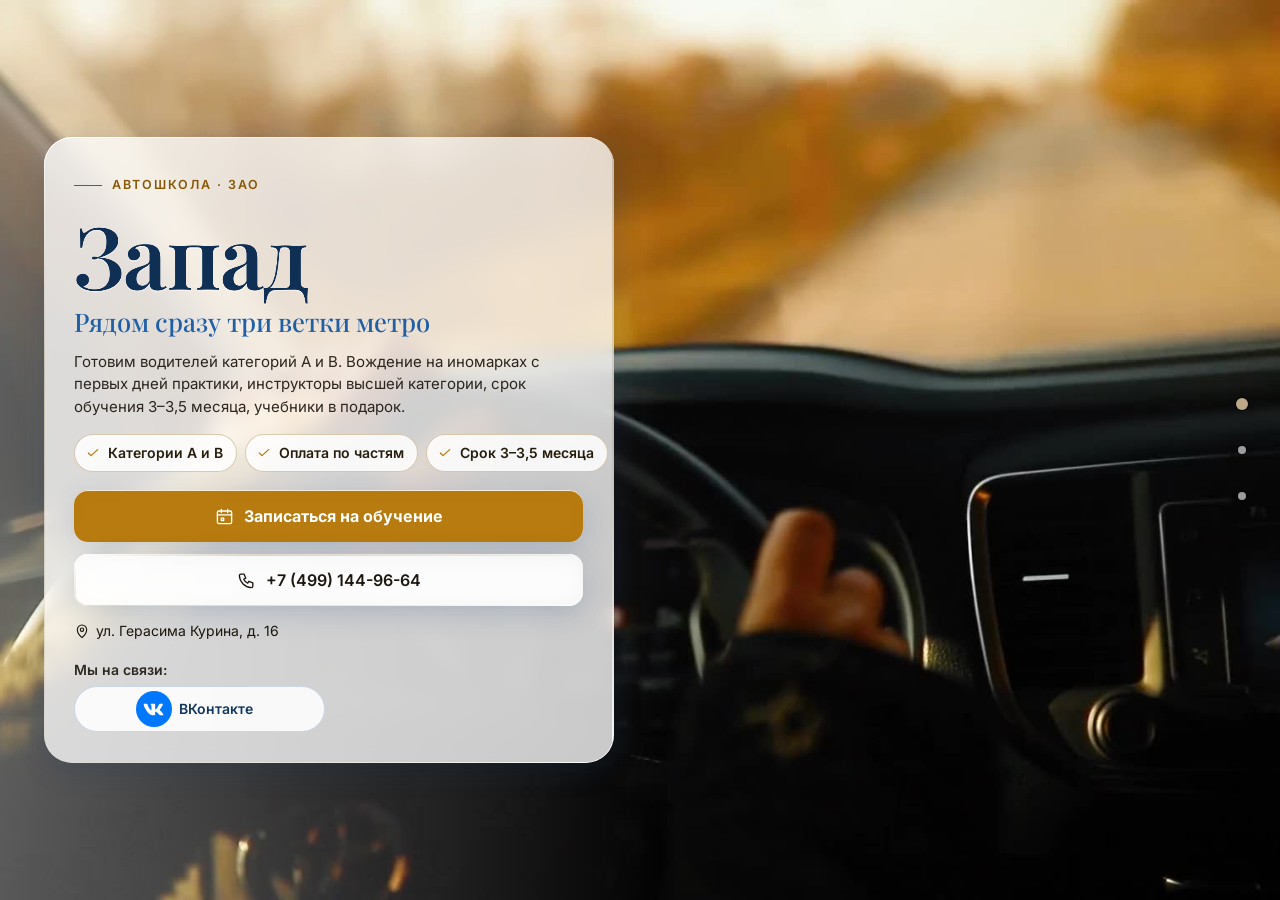
<file: index.html>
<!DOCTYPE html>
<html lang="ru" data-theme="light">
<head>
<meta charset="utf-8">
<meta name="viewport" content="width=device-width, initial-scale=1, viewport-fit=cover">
<title>Автошкола «Запад» — права категорий A и B, Москва, Славянский бульвар, от 36 000 ₽</title>
<meta name="description" content="Автошкола «Запад» в ЗАО Москвы, ул. Герасима Курина, 16: категории A и B, вождение на иномарках, оплата по частям. Курс — от 36 000 ₽. Телефон +7 (499) 144-96-64.">
<meta name="robots" content="noindex, nofollow, noarchive">
<meta name="geo.region" content="RU-SPE">
<meta name="geo.placename" content="Санкт-Петербург">
<meta name="geo.position" content="59.8944504;30.4585142">
<meta name="ICBM" content="59.8944504, 30.4585142">
<meta property="og:type" content="website">
<meta property="og:locale" content="ru_RU">
<meta property="og:site_name" content="Автошкола «Запад»">
<meta property="og:title" content="Автошкола «Запад» — права категорий A и B, Москва, Славянский бульвар, от 36 000 ₽">
<meta property="og:description" content="Автошкола «Запад» в ЗАО Москвы, ул. Герасима Курина, 16: категории A и B, вождение на иномарках, оплата по частям. Курс — от 36 000 ₽. Телефон +7 (499) 144-96-64.">
<meta name="twitter:card" content="summary_large_image">
<meta name="twitter:title" content="Автошкола «Запад» — права категорий A и B, Москва, Славянский бульвар, от 36 000 ₽">
<meta name="twitter:description" content="Автошкола «Запад» в ЗАО Москвы, ул. Герасима Курина, 16: категории A и B, вождение на иномарках, оплата по частям. Курс — от 36 000 ₽. Телефон +7 (499) 144-96-64.">
<meta name="theme-color" content="#fef9f0">
<link rel="icon" href="data:image/svg+xml,%3Csvg%20xmlns%3D%22http%3A//www.w3.org/2000/svg%22%20viewBox%3D%220%200%2064%2064%22%3E%3Crect%20width%3D%2264%22%20height%3D%2264%22%20rx%3D%2214%22%20fill%3D%22%231f5fa8%22/%3E%3Ccircle%20cx%3D%2232%22%20cy%3D%2232%22%20r%3D%2217%22%20fill%3D%22none%22%20stroke%3D%22%23fff%22%20stroke-width%3D%225%22/%3E%3Ccircle%20cx%3D%2232%22%20cy%3D%2232%22%20r%3D%225%22%20fill%3D%22%23ffc54d%22/%3E%3C/svg%3E">
<script>document.documentElement.classList.add('js');try{var _i=parseInt(localStorage.getItem('nb_fs2'),10),_f=[1,1.15,1.3,1.5][_i];if(_f)document.documentElement.style.setProperty('--fs',_f)}catch(e){}</script>
<style id="hero-timing">:root{--hero-d:1.2s}</style>
<link rel="preload" as="image" href="img/hero-poster.jpg" fetchpriority="high">
<!-- шрифты лежат внутри сайта: Google Fonts у российской аудитории режется -->
<style>
@font-face{font-family:'Inter';font-style:normal;font-weight:400;font-display:swap;src:url(assets/fonts/inter-400-cyrillic-ext.woff2) format('woff2');unicode-range:U+0460-052F, U+1C80-1C8A, U+20B4, U+2DE0-2DFF, U+A640-A69F, U+FE2E-FE2F}
@font-face{font-family:'Inter';font-style:normal;font-weight:400;font-display:swap;src:url(assets/fonts/inter-400-cyrillic.woff2) format('woff2');unicode-range:U+0301, U+0400-045F, U+0490-0491, U+04B0-04B1, U+2116}
@font-face{font-family:'Inter';font-style:normal;font-weight:400;font-display:swap;src:url(assets/fonts/inter-400-latin-ext.woff2) format('woff2');unicode-range:U+0100-02BA, U+02BD-02C5, U+02C7-02CC, U+02CE-02D7, U+02DD-02FF, U+0304, U+0308, U+0329, U+1D00-1DBF, U+1E00-1E9F, U+1EF2-1EFF, U+2020, U+20A0-20AB, U+20AD-20C0, U+2113, U+2C60-2C7F, U+A720-A7FF}
@font-face{font-family:'Inter';font-style:normal;font-weight:400;font-display:swap;src:url(assets/fonts/inter-400-latin.woff2) format('woff2');unicode-range:U+0000-00FF, U+0131, U+0152-0153, U+02BB-02BC, U+02C6, U+02DA, U+02DC, U+0304, U+0308, U+0329, U+2000-206F, U+20AC, U+2122, U+2191, U+2193, U+2212, U+2215, U+FEFF, U+FFFD}
@font-face{font-family:'Inter';font-style:normal;font-weight:500;font-display:swap;src:url(assets/fonts/inter-500-cyrillic-ext.woff2) format('woff2');unicode-range:U+0460-052F, U+1C80-1C8A, U+20B4, U+2DE0-2DFF, U+A640-A69F, U+FE2E-FE2F}
@font-face{font-family:'Inter';font-style:normal;font-weight:500;font-display:swap;src:url(assets/fonts/inter-500-cyrillic.woff2) format('woff2');unicode-range:U+0301, U+0400-045F, U+0490-0491, U+04B0-04B1, U+2116}
@font-face{font-family:'Inter';font-style:normal;font-weight:500;font-display:swap;src:url(assets/fonts/inter-500-latin-ext.woff2) format('woff2');unicode-range:U+0100-02BA, U+02BD-02C5, U+02C7-02CC, U+02CE-02D7, U+02DD-02FF, U+0304, U+0308, U+0329, U+1D00-1DBF, U+1E00-1E9F, U+1EF2-1EFF, U+2020, U+20A0-20AB, U+20AD-20C0, U+2113, U+2C60-2C7F, U+A720-A7FF}
@font-face{font-family:'Inter';font-style:normal;font-weight:500;font-display:swap;src:url(assets/fonts/inter-500-latin.woff2) format('woff2');unicode-range:U+0000-00FF, U+0131, U+0152-0153, U+02BB-02BC, U+02C6, U+02DA, U+02DC, U+0304, U+0308, U+0329, U+2000-206F, U+20AC, U+2122, U+2191, U+2193, U+2212, U+2215, U+FEFF, U+FFFD}
@font-face{font-family:'Inter';font-style:normal;font-weight:600;font-display:swap;src:url(assets/fonts/inter-600-cyrillic-ext.woff2) format('woff2');unicode-range:U+0460-052F, U+1C80-1C8A, U+20B4, U+2DE0-2DFF, U+A640-A69F, U+FE2E-FE2F}
@font-face{font-family:'Inter';font-style:normal;font-weight:600;font-display:swap;src:url(assets/fonts/inter-600-cyrillic.woff2) format('woff2');unicode-range:U+0301, U+0400-045F, U+0490-0491, U+04B0-04B1, U+2116}
@font-face{font-family:'Inter';font-style:normal;font-weight:600;font-display:swap;src:url(assets/fonts/inter-600-latin-ext.woff2) format('woff2');unicode-range:U+0100-02BA, U+02BD-02C5, U+02C7-02CC, U+02CE-02D7, U+02DD-02FF, U+0304, U+0308, U+0329, U+1D00-1DBF, U+1E00-1E9F, U+1EF2-1EFF, U+2020, U+20A0-20AB, U+20AD-20C0, U+2113, U+2C60-2C7F, U+A720-A7FF}
@font-face{font-family:'Inter';font-style:normal;font-weight:600;font-display:swap;src:url(assets/fonts/inter-600-latin.woff2) format('woff2');unicode-range:U+0000-00FF, U+0131, U+0152-0153, U+02BB-02BC, U+02C6, U+02DA, U+02DC, U+0304, U+0308, U+0329, U+2000-206F, U+20AC, U+2122, U+2191, U+2193, U+2212, U+2215, U+FEFF, U+FFFD}
@font-face{font-family:'Inter';font-style:normal;font-weight:700;font-display:swap;src:url(assets/fonts/inter-700-cyrillic-ext.woff2) format('woff2');unicode-range:U+0460-052F, U+1C80-1C8A, U+20B4, U+2DE0-2DFF, U+A640-A69F, U+FE2E-FE2F}
@font-face{font-family:'Inter';font-style:normal;font-weight:700;font-display:swap;src:url(assets/fonts/inter-700-cyrillic.woff2) format('woff2');unicode-range:U+0301, U+0400-045F, U+0490-0491, U+04B0-04B1, U+2116}
@font-face{font-family:'Inter';font-style:normal;font-weight:700;font-display:swap;src:url(assets/fonts/inter-700-latin-ext.woff2) format('woff2');unicode-range:U+0100-02BA, U+02BD-02C5, U+02C7-02CC, U+02CE-02D7, U+02DD-02FF, U+0304, U+0308, U+0329, U+1D00-1DBF, U+1E00-1E9F, U+1EF2-1EFF, U+2020, U+20A0-20AB, U+20AD-20C0, U+2113, U+2C60-2C7F, U+A720-A7FF}
@font-face{font-family:'Inter';font-style:normal;font-weight:700;font-display:swap;src:url(assets/fonts/inter-700-latin.woff2) format('woff2');unicode-range:U+0000-00FF, U+0131, U+0152-0153, U+02BB-02BC, U+02C6, U+02DA, U+02DC, U+0304, U+0308, U+0329, U+2000-206F, U+20AC, U+2122, U+2191, U+2193, U+2212, U+2215, U+FEFF, U+FFFD}
@font-face{font-family:'Playfair Display';font-style:normal;font-weight:500;font-display:swap;src:url(assets/fonts/playfair-display-500-cyrillic.woff2) format('woff2');unicode-range:U+0301, U+0400-045F, U+0490-0491, U+04B0-04B1, U+2116}
@font-face{font-family:'Playfair Display';font-style:normal;font-weight:500;font-display:swap;src:url(assets/fonts/playfair-display-500-latin-ext.woff2) format('woff2');unicode-range:U+0100-02BA, U+02BD-02C5, U+02C7-02CC, U+02CE-02D7, U+02DD-02FF, U+0304, U+0308, U+0329, U+1D00-1DBF, U+1E00-1E9F, U+1EF2-1EFF, U+2020, U+20A0-20AB, U+20AD-20C0, U+2113, U+2C60-2C7F, U+A720-A7FF}
@font-face{font-family:'Playfair Display';font-style:normal;font-weight:500;font-display:swap;src:url(assets/fonts/playfair-display-500-latin.woff2) format('woff2');unicode-range:U+0000-00FF, U+0131, U+0152-0153, U+02BB-02BC, U+02C6, U+02DA, U+02DC, U+0304, U+0308, U+0329, U+2000-206F, U+20AC, U+2122, U+2191, U+2193, U+2212, U+2215, U+FEFF, U+FFFD}
@font-face{font-family:'Playfair Display';font-style:normal;font-weight:600;font-display:swap;src:url(assets/fonts/playfair-display-600-cyrillic.woff2) format('woff2');unicode-range:U+0301, U+0400-045F, U+0490-0491, U+04B0-04B1, U+2116}
@font-face{font-family:'Playfair Display';font-style:normal;font-weight:600;font-display:swap;src:url(assets/fonts/playfair-display-600-latin-ext.woff2) format('woff2');unicode-range:U+0100-02BA, U+02BD-02C5, U+02C7-02CC, U+02CE-02D7, U+02DD-02FF, U+0304, U+0308, U+0329, U+1D00-1DBF, U+1E00-1E9F, U+1EF2-1EFF, U+2020, U+20A0-20AB, U+20AD-20C0, U+2113, U+2C60-2C7F, U+A720-A7FF}
@font-face{font-family:'Playfair Display';font-style:normal;font-weight:600;font-display:swap;src:url(assets/fonts/playfair-display-600-latin.woff2) format('woff2');unicode-range:U+0000-00FF, U+0131, U+0152-0153, U+02BB-02BC, U+02C6, U+02DA, U+02DC, U+0304, U+0308, U+0329, U+2000-206F, U+20AC, U+2122, U+2191, U+2193, U+2212, U+2215, U+FEFF, U+FFFD}
/* ===== Notary site — generator stylesheet (light warm base, dark theme by toggle) ===== */
:root{
  --p100:#665230; --p90:#97825e; --p80:#bba887; --p70:#c2b9a9; --p50:#dad5ce; --p40:#e0dedb;
  --p30:#eeece9; --p20:#f1f1f0; --p10:#f8f8f8; --n100:#0e0f11; --n90:#3c404b; --n10:#fff;

  --bg:var(--p10); --bg2:var(--p20); --bg3:var(--p30); --card:var(--n10); --text:var(--n100); --muted:var(--n90);
  --line:var(--p50); --line2:var(--p40); --accent:var(--p90); --accent-d:var(--p100); --accent-l:var(--p80); --accent-soft:var(--p30);
  --on-accent:#fff; --shadow:0 1px 10px rgba(51,51,51,.10); --shadow-lg:0 12px 40px rgba(30,24,10,.14);
  --hero-ov1:rgba(14,15,17,.72); --hero-ov2:rgba(14,15,17,.30); --sec-ov:rgba(248,248,248,.72);
  --ok:#2e8b57; --bad:#b4453b;
  /* те же цвета составляющими: rgba() понимают все браузеры, color-mix() — нет */
  --bg-rgb:248,248,248; --card-rgb:255,255,255; --accent-rgb:151,130,94; --ok-rgb:46,139,87;

  --zc:var(--fs); --fs:1; --vwu:calc(1vw / var(--fs)); --vhu:calc(1vh / var(--fs));   /* масштаб текста (А−/А+) и «честные» vw/vh под ним */
  --hdr-h:68px; --bar-h:70px; --vh:calc(100*var(--vhu)); --gap:24px; --radius:14px; --radius-s:10px;
  --font:"Inter",Tahoma,Arial,sans-serif; --serif:"Playfair Display",Georgia,"Times New Roman",serif;
  --ease:cubic-bezier(.65,.05,.36,1); --speed:520ms;
}
html[data-theme="dark"]{
  --bg:#17150f; --bg2:#1d1a13; --bg3:#252117; --card:#221e15; --text:#f1ebdf; --muted:#b9ae98;
  --line:#3a3325; --line2:#2f2a1e; --accent:#c9b17f; --accent-d:#e0cf9f; --accent-l:#8d7b58; --accent-soft:#2a251a;
  --on-accent:#17150f; --shadow:0 1px 12px rgba(0,0,0,.45); --shadow-lg:0 14px 40px rgba(0,0,0,.55);
  --hero-ov1:rgba(10,9,6,.80); --hero-ov2:rgba(10,9,6,.40); --sec-ov:rgba(16,15,12,.76);
  --bg-rgb:23,21,15; --card-rgb:34,30,21; --accent-rgb:201,177,127;
}

*,*::before,*::after{box-sizing:border-box}
/* А−/А+: весь сайт — шапка, плашки, меню, формы, окна — растёт пропорционально, как при увеличении масштаба в браузере */
html{-webkit-text-size-adjust:100%;scroll-behavior:auto;zoom:var(--fs,1)}
html,body{height:100%;margin:0;overflow:hidden;background:var(--bg);color:var(--text);
  font-family:var(--font);font-size:16px;line-height:1.55;-webkit-font-smoothing:antialiased}
body{overscroll-behavior:none;position:relative}
a{color:inherit;text-decoration:none}
img{display:block;max-width:100%}
button{font:inherit;color:inherit;background:none;border:0;padding:0;cursor:pointer}
input,select,textarea{font:inherit;color:inherit}
h1,h2,h3,h4,p{margin:0}
ul{margin:0;padding:0;list-style:none}
svg{display:block}
.ico{width:22px;height:22px;stroke:currentColor;fill:none;stroke-width:1.7;stroke-linecap:round;stroke-linejoin:round;flex:none}
.vh{position:absolute!important;width:1px;height:1px;overflow:hidden;clip:rect(0 0 0 0);white-space:nowrap}

/* ---------- typography helpers ---------- */
.kicker{display:inline-flex;align-items:center;gap:10px;font-size:13px;font-weight:600;letter-spacing:.14em;text-transform:uppercase;color:var(--accent)}
.kicker::before{content:"";width:28px;height:1px;background:var(--accent)}
.h2{font-size:clamp(26px,calc(3.2*var(--vwu,1vw)),40px);font-weight:600;letter-spacing:-.02em;line-height:1.12;margin-top:10px}
.lead{color:var(--muted);font-size:17px;max-width:640px;margin-top:12px}
.sec-head{margin-bottom:28px}
#contacts .sec-head{margin-bottom:18px}

/* ---------- buttons ---------- */
.btn{display:inline-flex;align-items:center;justify-content:center;gap:10px;min-height:48px;padding:0 22px;border-radius:999px;
  font-weight:600;font-size:15px;line-height:1;border:1.5px solid transparent;transition:background .25s,color .25s,border-color .25s,transform .2s,box-shadow .25s;white-space:nowrap}
.btn:active{transform:translateY(1px)}
.btn-primary{background:var(--accent-d);color:var(--on-accent);border-color:var(--accent-d)}
.btn-primary:hover{background:var(--accent);border-color:var(--accent);color:#fff}
html[data-theme="dark"] .btn-primary:hover{color:#17150f}
.btn-ghost{border-color:var(--line);color:var(--text);background:var(--card)}
.btn-ghost:hover{border-color:var(--accent);color:var(--accent-d)}
.btn-light{background:rgba(255,255,255,.14);color:#fff;border-color:rgba(255,255,255,.55);backdrop-filter:blur(6px)}
.btn-light:hover{background:#fff;color:var(--n100)}
.btn-white{background:#fff;color:var(--n100);border-color:#fff}
.btn-white:hover{background:var(--p30);border-color:var(--p30)}
.btn .ico{width:18px;height:18px}
.btn-sm{min-height:44px;padding:0 16px;font-size:14px}

/* ---------- header ---------- */
.hdr{position:fixed;top:0;left:0;right:0;height:var(--hdr-h);z-index:200;display:flex;align-items:center;
  zoom:calc(1 / var(--zc,1)); --vwu:1vw; --vhu:1vh;   /* А−/А+ шапку не трогают: она всегда как при 100 % (страница в zoom, шапка — встречный zoom) */
  background:rgba(var(--bg-rgb),.88);backdrop-filter:blur(12px);-webkit-backdrop-filter:blur(12px);
  border-bottom:1px solid var(--line2);transition:background .3s}
.hdr-in{width:100%;max-width:1280px;margin:0 auto;padding:0 28px;display:flex;align-items:center;gap:24px}
.brand{display:flex;align-items:center;gap:12px;min-width:0;min-height:44px}
.mono-img{object-fit:contain;background:#fff;padding:2px;box-sizing:border-box}
.mono{width:42px;height:42px;border-radius:12px;background:var(--accent-d);color:var(--on-accent);display:grid;place-items:center;
  font-family:var(--serif);font-size:20px;font-weight:600;flex:none;letter-spacing:.02em}
.brand-t{display:flex;flex-direction:column;line-height:1.15;min-width:0}
.brand-n{font-weight:600;font-size:15px;white-space:nowrap;overflow:hidden;text-overflow:ellipsis}
.brand-s{font-size:13px;color:var(--muted);white-space:nowrap;overflow:hidden;text-overflow:ellipsis}
.nav{display:flex;align-items:center;gap:4px;margin-left:auto}
.nav > li{position:relative}
.nav-a{display:inline-flex;align-items:center;gap:6px;min-height:44px;padding:10px 12px;border-radius:8px;font-size:14px;font-weight:500;color:var(--text);opacity:.8;transition:opacity .2s,background .2s}
.nav-a:hover,.nav-a.cur,.nav > li.open > .nav-a{opacity:1;background:var(--bg3)}
.nav-a .chev{width:14px;height:14px;transition:transform .25s}
.nav > li.open > .nav-a .chev{transform:rotate(180deg)}
.hdr-tools{display:flex;align-items:center;gap:6px;margin-left:8px}
.tool{width:44px;height:44px;border-radius:10px;display:grid;place-items:center;color:var(--text);opacity:.8;transition:background .2s,opacity .2s}
.tool:hover{background:var(--bg3);opacity:1}
.tool .ico{width:20px;height:20px}
.tool-lang{width:auto;padding:0 10px;gap:6px;font-size:13px;font-weight:600;letter-spacing:.04em;display:flex;align-items:center}
.lang-wrap{position:relative}
.lang-dd{position:absolute;right:0;top:calc(100% + 8px);background:var(--card);border:1px solid var(--line);border-radius:12px;box-shadow:var(--shadow-lg);
  padding:6px;min-width:190px;display:none;z-index:210}
.lang-wrap.open .lang-dd{display:block}
.lang-dd button,.lang-dd a{display:flex;width:100%;align-items:center;gap:10px;min-height:44px;padding:9px 12px;border-radius:8px;font-size:14px;text-align:left}
.lang-dd button:hover,.lang-dd a:hover{background:var(--bg3)}
.lang-dd button.cur,.lang-dd a.cur{color:var(--accent-d);font-weight:600}
.lang-dd b{font-size:13px;letter-spacing:.08em;width:26px;color:var(--muted)}
.hdr-book{margin-left:4px}
.burger{display:none}
.moon,.sun{display:none}
html[data-theme="dark"] .sun{display:block}
html:not([data-theme="dark"]) .moon{display:block}

/* mega menu */
.mega{position:absolute;left:50%;top:calc(100% + 10px);transform:translateX(-50%);width:min(980px,calc(calc(100*var(--vwu,1vw)) - 40px));
  background:var(--card);border:1px solid var(--line);border-radius:16px;box-shadow:var(--shadow-lg);padding:20px;display:none;z-index:210}
.nav > li.open > .mega{display:block}
.mega-head{display:flex;justify-content:space-between;align-items:baseline;gap:16px;padding:0 6px 14px;border-bottom:1px solid var(--line2);margin-bottom:12px}
.mega-head b{font-size:14px}
.mega-head span{font-size:13px;color:var(--muted)}
.mega-grid{display:grid;grid-template-columns:repeat(2,1fr);gap:4px}
.mega-it{display:flex;gap:12px;align-items:flex-start;padding:10px 12px;border-radius:10px;text-align:left;width:100%;transition:background .2s}
.mega-it:hover{background:var(--bg3)}
.mega-it .cic{width:38px;height:38px;border-radius:10px;background:var(--accent-soft);color:var(--accent-d);display:grid;place-items:center;flex:none}
.mega-it .cic .ico{width:20px;height:20px}
.mega-it b{display:block;font-size:14px;font-weight:600}
.mega-it small{display:block;font-size:13px;color:var(--muted);line-height:1.35;margin-top:2px}
.mega-it em{font-style:normal;font-size:13px;color:var(--accent);margin-top:3px;display:block}

/* mobile menu */
.mmenu{position:fixed;top:calc(var(--hdr-h) / var(--zc,1));left:0;right:0;bottom:var(--bar-h);z-index:190;background:var(--bg);overflow-y:auto;padding:14px 18px 30px;display:none}
.mmenu.open{display:block}
.mmenu a,.mmenu .macc > button{display:flex;align-items:center;justify-content:space-between;width:100%;padding:14px 6px;border-bottom:1px solid var(--line2);font-size:17px;font-weight:500;text-align:left}
.mmenu .macc > button .chev{width:18px;height:18px;transition:transform .25s}
.mmenu .macc.open > button .chev{transform:rotate(180deg)}
.mmenu .macc-list{display:none;padding:4px 0 8px}
.mmenu .macc.open .macc-list{display:block}
.mmenu .macc-list button{display:flex;align-items:center;gap:12px;width:100%;padding:11px 8px;border-radius:10px;text-align:left;font-size:15px}
.mmenu .macc-list button:hover{background:var(--bg3)}
.mmenu .macc-list .cic{width:32px;height:32px;border-radius:8px;background:var(--accent-soft);color:var(--accent-d);display:grid;place-items:center;flex:none}
.mmenu .macc-list .cic .ico{width:17px;height:17px}
.mmenu-foot{display:flex;flex-wrap:wrap;gap:8px;margin-top:18px}
.mmenu-foot .btn{flex:1}

/* ---------- full-page scroller ---------- */
.fp{position:relative;width:100%;height:var(--vh);overflow:hidden}
.fp-track{will-change:transform;transition:transform var(--speed) var(--ease)}
.fp-track.no-anim{transition:none}
.sec{position:relative;height:var(--vh);width:100%;overflow:hidden}
.sec-scroll{height:100%;overflow-y:auto;overflow-x:hidden;display:flex;flex-direction:column;
  padding:calc(var(--hdr-h) / var(--zc,1) + 20px) 28px calc(var(--bar-h) + 96px);-webkit-overflow-scrolling:touch;scrollbar-width:thin;scrollbar-color:var(--line) transparent}
.wrap{margin:auto;width:100%;max-width:1180px}
.sec-alt{background:var(--bg2)}

/* reveal animation */
.rv{opacity:0;transform:translateY(18px);transition:opacity .7s ease,transform .7s ease;transition-delay:calc(var(--i,0) * 90ms)}
.sec.active .rv{opacity:1;transform:none}

/* side dots */
.dots{position:fixed;right:16px;top:50%;transform:translateY(-50%);z-index:150;display:flex;flex-direction:column;gap:2px}
.dots button{position:relative;width:44px;height:44px;display:grid;place-items:center}
.dots button::after{content:"";width:8px;height:8px;border-radius:50%;background:var(--muted);opacity:.45;transition:transform .25s,opacity .25s,background .25s}
.dots button:hover::after{opacity:.9}
.dots button.cur::after{background:var(--accent);opacity:1;transform:scale(1.5)}
.dots button span{position:absolute;right:32px;top:50%;transform:translateY(-50%) translateX(6px);background:var(--n100);color:#fff;font-size:13px;
  padding:5px 10px;border-radius:6px;white-space:nowrap;opacity:0;pointer-events:none;transition:opacity .2s,transform .2s}
.dots button:hover span{opacity:1;transform:translateY(-50%)}
.sec-hero ~ .dots{color:#fff}
body[data-sec="0"] .dots button::after{background:#fff}
body[data-sec="0"] .dots button.cur::after{background:var(--p80)}

.sec:not(.sec-hero) .sec-scroll{position:relative;z-index:1}

.status{display:inline-flex;align-items:center;gap:8px;padding:8px 14px 8px 10px;border-radius:999px;background:rgba(255,255,255,.12);border:1px solid rgba(255,255,255,.28);font-size:13px;backdrop-filter:blur(6px)}
.status i{width:9px;height:9px;border-radius:50%;background:#7bd389;box-shadow:0 0 0 3px rgba(123,211,137,.28)}
.status.closed i{background:#f08a7e;box-shadow:0 0 0 3px rgba(240,138,126,.28)}
.status.soon i{background:#f0c674;box-shadow:0 0 0 3px rgba(240,198,116,.28)}
.status span{opacity:.85}
.addr-link{display:inline-flex;align-items:center;gap:6px;border-bottom:1px solid currentColor;padding:13px 0 14px;margin:-13px 0 -14px;transition:color .2s}
.addr-link:hover{color:var(--accent)}
.addr-link .ico{width:16px;height:16px}

/* ---------- services ---------- */
.svc-grid{display:grid;grid-template-columns:repeat(5,1fr);gap:14px}
.svc{display:flex;flex-direction:column;align-items:flex-start;gap:10px;padding:18px 16px 16px;border-radius:var(--radius);background:var(--card);border:1px solid var(--line2);
  text-align:left;min-height:170px;transition:transform .25s,box-shadow .25s,border-color .25s;position:relative}
.svc:hover{transform:translateY(-3px);box-shadow:var(--shadow-lg);border-color:var(--accent-l)}
.svc .cic{width:44px;height:44px;border-radius:12px;background:var(--accent-soft);color:var(--accent-d);display:grid;place-items:center}
.svc b{font-size:15px;font-weight:600;line-height:1.3}
.svc small{font-size:13px;color:var(--muted);line-height:1.35}
.svc em{font-style:normal;font-size:13px;color:var(--accent);margin-top:auto;padding-top:6px;display:inline-flex;align-items:center;gap:4px}
.svc em .ico{width:12px;height:12px}

/* ---------- about ---------- */
.about{display:grid;grid-template-columns:1.15fr .85fr;gap:48px;align-items:start}
.about-txt p{color:var(--muted);margin-top:14px;font-size:16px}
.about-txt p:first-of-type{color:var(--text)}
.quote{margin-top:22px;padding:16px 20px;border-left:3px solid var(--accent);background:var(--card);border-radius:0 12px 12px 0;font-family:var(--serif);font-size:18px;line-height:1.45;color:var(--text)}
.creds{display:grid;gap:10px}
.cred{display:flex;gap:14px;align-items:center;padding:14px 16px;border-radius:12px;background:var(--card);border:1px solid var(--line2)}
.cred .cic{width:40px;height:40px;border-radius:10px;background:var(--accent-soft);color:var(--accent-d);display:grid;place-items:center;flex:none}
.cred .cic .ico{width:20px;height:20px}
.cred small{display:block;font-size:13px;color:var(--muted);text-transform:uppercase;letter-spacing:.06em}
.cred b{display:block;font-size:15px;font-weight:600;line-height:1.3}
.chips{display:flex;flex-wrap:wrap;gap:8px;margin-top:16px}
.chips li{padding:8px 14px;border-radius:999px;border:1px solid var(--accent-l);color:var(--accent-d);font-size:13.5px;font-weight:500;background:var(--card)}
.strong-lbl{margin-top:22px;font-size:13px;text-transform:uppercase;letter-spacing:.1em;color:var(--muted)}

/* ---------- how ---------- */
.steps{display:grid;grid-template-columns:repeat(5,1fr);gap:16px;position:relative;margin-top:14px}
.steps::before{content:"";position:absolute;left:8%;right:8%;top:30px;height:1px;background:var(--line)}
.step{position:relative;padding:0 8px}
.step-n{width:60px;height:60px;border-radius:50%;background:var(--card);border:1.5px solid var(--accent-l);color:var(--accent-d);display:grid;place-items:center;
  font-family:var(--serif);font-size:24px;font-weight:600;position:relative;z-index:1;transition:background .4s,color .4s}
.sec.active .step-n{animation:pop .6s var(--ease) both;animation-delay:calc(var(--i) * 140ms + 150ms)}
@keyframes pop{0%{transform:scale(.6);opacity:0}60%{transform:scale(1.08);opacity:1}100%{transform:scale(1)}}
.step b{display:block;margin-top:16px;font-size:17px;font-weight:600}
.step p{color:var(--muted);font-size:14.5px;margin-top:6px}

/* ---------- reviews ---------- */
.reviews{display:grid;grid-template-columns:300px 1fr;gap:28px;align-items:start}
.rsum{background:var(--card);border:1px solid var(--line2);border-radius:var(--radius);padding:26px 24px;text-align:center}
.rsum .big{font-family:var(--serif);font-size:64px;line-height:1;font-weight:500;color:var(--accent-d)}
.stars{display:inline-flex;gap:3px;--fill:100%}
.stars svg{width:20px;height:20px}
.stars .st{fill:var(--line);stroke:none}
.stars .st.on{fill:#e7b73b}
.stars .st.half{fill:url(#halfgrad)}
.rsum .stars{margin-top:8px}
.rsum p{color:var(--muted);font-size:13.5px;margin-top:10px;line-height:1.4}
.rsum .btn{margin-top:16px;width:100%}
.rsum .gis{display:block;margin:10px 0 -14px;padding:14px 0;font-size:13px;color:var(--accent-d);text-decoration:underline;text-underline-offset:3px}
.rgrid{display:grid;grid-template-columns:repeat(2,1fr);gap:14px}
.rev{background:var(--card);border:1px solid var(--line2);border-radius:var(--radius);padding:20px;display:flex;flex-direction:column;gap:10px}
.rev .stars svg{width:15px;height:15px}
.rev p{font-size:14.5px;line-height:1.5;flex:1}
.rev p::before{content:"“";font-family:var(--serif);color:var(--accent);font-size:22px;line-height:0;margin-right:4px;vertical-align:-6px}
.rev-meta{display:flex;flex-wrap:wrap;justify-content:space-between;gap:4px 10px;align-items:baseline;font-size:13px;color:var(--muted)}
.rev-meta b{color:var(--text);font-weight:600}
.rev-src{display:inline-flex;align-items:center;gap:5px;white-space:nowrap;margin-left:auto}
.rev-src i{width:6px;height:6px;border-radius:50%;background:var(--accent)}
.rev-sample{color:var(--muted);font-style:italic;opacity:.85}
.rev-real{color:var(--accent-d);font-weight:600}
.rev-real i{background:var(--ok)}
.rev-is-real{border-color:var(--accent-l)}
.demo-note{margin-top:14px;max-width:760px;font-size:13.5px;line-height:1.45;color:var(--muted);background:var(--accent-soft);
  border-left:3px solid var(--accent);border-radius:0 8px 8px 0;padding:8px 12px}
.rnote{margin-top:14px;font-size:13px;color:var(--muted)}

/* ---------- faq ---------- */
.faq{display:grid;grid-template-columns:1fr 1fr;gap:0 32px;align-items:start}
.faq-col{display:flex;flex-direction:column}
.fq{border-bottom:1px solid var(--line)}
.fq > button{display:flex;width:100%;align-items:center;justify-content:space-between;gap:16px;min-height:44px;padding:16px 4px;text-align:left;font-weight:600;font-size:15.5px;line-height:1.35}
.fq > button .pl{width:26px;height:26px;border-radius:50%;border:1px solid var(--line);display:grid;place-items:center;flex:none;color:var(--accent-d);transition:transform .3s,background .3s}
.fq > button .pl .ico{width:14px;height:14px}
.fq.open > button .pl{transform:rotate(45deg);background:var(--accent-soft)}
.fq-a{display:grid;grid-template-rows:0fr;transition:grid-template-rows .35s var(--ease)}
.fq.open .fq-a{grid-template-rows:1fr}
.fq-a > div{overflow:hidden}
.fq-a p{color:var(--muted);font-size:14.5px;padding:0 4px 16px;line-height:1.55}
.fq-a .faq-note{font-size:13px;color:var(--accent-d);padding-bottom:6px}
.fq-a .faq-note:empty{display:none}

/* ---------- contacts ---------- */
.contacts{display:grid;grid-template-columns:1fr 1.05fr 1fr;gap:18px;align-items:stretch}
.contacts .cbox{padding:16px 18px}
.cbox{background:var(--card);border:1px solid var(--line2);border-radius:var(--radius);padding:20px}
.cl{display:grid;gap:12px}
.cl li{display:flex;gap:12px;align-items:flex-start}
.cl .cic{width:36px;height:36px;border-radius:10px;background:var(--accent-soft);color:var(--accent-d);display:grid;place-items:center;flex:none}
.cl .cic .ico{width:18px;height:18px}
.cl small{display:block;font-size:13px;color:var(--muted);text-transform:uppercase;letter-spacing:.06em}
.cl b{display:block;font-weight:500;font-size:15px;line-height:1.4}
.cl a.tel,.cl a.mail{display:block;padding:14px 0;margin:-14px 0}
.cl a.tel:hover,.cl a.mail:hover{color:var(--accent-d)}
.hours-link{display:inline-block;font-size:13px;color:var(--accent-d);text-decoration:underline;text-underline-offset:3px;padding:14px 0;margin:-14px 0}
.cl .msgs{display:flex;gap:8px;margin-top:4px;flex-wrap:wrap}
.cl .msgs a{display:inline-flex;align-items:center;gap:6px;padding:6px 10px;border-radius:8px;border:1px solid var(--line);font-size:13px;min-height:44px}
.cl .msgs a .ico{width:16px;height:16px}
.mapbox{display:flex;flex-direction:column;gap:12px;padding:12px}
.map{flex:1;min-height:280px;border-radius:10px;overflow:hidden;border:1px solid var(--line);background:var(--bg3);position:relative}
.map iframe{width:100%;height:100%;border:0;position:absolute;inset:0}
.map-actions{display:flex;gap:8px;flex-wrap:wrap}
.map-actions .btn{flex:1;min-height:44px;font-size:14px;padding:0 12px}

/* form */
.form h3{font-size:19px;font-weight:600}
.form .fdesc{color:var(--muted);font-size:13.5px;margin-top:6px}
.fg{display:grid;gap:8px;margin-top:12px}
.f2{display:grid;grid-template-columns:1fr 1fr;gap:10px}
.fld{display:flex;flex-direction:column;gap:4px}
.fld label{font-size:13px;color:var(--muted);font-weight:500}
.fld input,.fld select,.fld textarea{width:100%;background:var(--bg);border:1px solid var(--line);border-radius:10px;padding:8px 12px;font-size:14px;transition:border-color .2s,box-shadow .2s;min-height:44px}
.fld textarea{min-height:48px;resize:vertical}
.fld input:focus,.fld select:focus,.fld textarea:focus{outline:0;border-color:var(--accent);box-shadow:0 0 0 3px rgba(var(--accent-rgb),.22)}
.fld.err input,.fld.err select{border-color:var(--bad)}
.ferr{font-size:13px;color:var(--bad);display:none}
.fld.err .ferr{display:block}
.fnote{font-size:13px;color:var(--muted);margin-top:8px;line-height:1.4}
.fok{display:none;margin-top:10px;padding:10px 12px;border-radius:10px;background:rgba(var(--ok-rgb),.12);color:var(--ok);font-size:13.5px}
.fok.show{display:block}

.foot{margin-top:18px;padding-top:12px;padding-left:250px;flex-wrap:nowrap;align-items:flex-start;border-top:1px solid var(--line2);display:flex;justify-content:space-between;gap:16px;flex-wrap:wrap;font-size:13px;color:var(--muted)}
.foot p{max-width:none}
.foot .fl{white-space:nowrap;flex:none}
.foot .fl a{margin-left:14px;padding:14px 0;margin-top:-14px;margin-bottom:-14px;display:inline-block;min-width:44px;text-align:center;text-decoration:underline;text-underline-offset:3px}

/* ---------- bottom bar ---------- */
.bar{position:fixed;inset:auto 0 0;z-index:300;background:var(--card);box-shadow:0 -1px 10px rgba(51,51,51,.1);border-top:1px solid var(--line2);
  padding:6px 0;padding-bottom:calc(6px + env(safe-area-inset-bottom,0px))}
.bar-in{display:flex;justify-content:space-around;align-items:center;max-width:1080px;margin:0 auto}
.bi{display:flex;flex-direction:column;align-items:center;gap:5px;padding:8px 24px;border-radius:10px;font-size:13.5px;line-height:1;color:var(--text);opacity:.65;
  transition:opacity .3s,background .3s,color .3s;flex:1;max-width:190px;min-width:0}
.bi span{white-space:nowrap;max-width:100%;overflow:hidden;text-overflow:ellipsis}
.bi .ico{width:24px;height:24px}
.bi:hover{opacity:1;background:var(--bg3)}
.bi.cur{opacity:1;color:var(--accent-d)}


/* ---------- modals ---------- */
.modal{position:fixed;inset:0;z-index:400;background:rgba(14,15,17,.62);display:none;align-items:center;justify-content:center;padding:20px}
.modal.open{display:flex}
.mbox{background:var(--card);color:var(--text);border-radius:18px;width:100%;max-width:560px;max-height:min(calc(86*var(--vhu,1vh)),860px);overflow:auto;padding:26px 26px 22px;position:relative;box-shadow:var(--shadow-lg);
  animation:mup .3s var(--ease)}
@keyframes mup{from{opacity:0;transform:translateY(16px) scale(.98)}to{opacity:1;transform:none}}
.mbox-lg{max-width:760px}
.mclose{position:absolute;top:12px;right:12px;width:44px;height:44px;border-radius:50%;display:grid;place-items:center;color:var(--muted)}
.mclose:hover{background:var(--bg3);color:var(--text)}
.mbox h3{font-size:22px;font-weight:600;padding-right:36px}
.mbox .msub{color:var(--muted);font-size:14px;margin-top:4px}
.hours-t{width:100%;border-collapse:collapse;margin-top:16px;font-size:15px}
.hours-t td{padding:9px 6px;border-bottom:1px solid var(--line2)}
.hours-t td:last-child{text-align:right;font-weight:500;white-space:nowrap}
.hours-t tr.today td{color:var(--accent-d);font-weight:600}
.hours-t tr.today td:first-child::after{content:" · " attr(data-today);font-weight:400;font-size:13px;color:var(--muted)}
.hours-t tr.off td:last-child{color:var(--muted);font-weight:400}
.mnote{margin-top:14px;padding:12px 14px;border-radius:10px;background:var(--bg2);font-size:13.5px;color:var(--muted)}
.mnote b{display:block;color:var(--text);margin-bottom:3px;font-size:13px}
.mcontacts{display:flex;flex-wrap:wrap;gap:8px;margin-top:14px}
.mcontacts a{display:inline-flex;align-items:center;gap:7px;min-height:44px;padding:9px 13px;border-radius:10px;border:1px solid var(--line);font-size:13.5px}
.mcontacts a .ico{width:16px;height:16px}
.mcontacts a:hover{border-color:var(--accent)}
/* способы записи: позвонить, написать на почту, заказать обратный звонок */
.bk-opts{display:grid;gap:10px;margin-top:14px}
.bk-opt{display:flex;align-items:center;gap:14px;min-height:60px;padding:10px 16px;border-radius:14px;border:1px solid var(--line);background:var(--bg3);color:var(--text);font-size:16px;font-weight:600;text-align:left;text-decoration:none;transition:border-color .2s,background .2s}
.bk-opt:hover{border-color:var(--accent);background:var(--accent-soft)}
.bk-opt .ico{width:24px;height:24px;color:var(--accent-d);flex:none}
.bk-opt small{display:block;font-weight:400;font-size:13px;color:var(--muted);margin-top:1px}
.mbox-book{max-width:440px}
/* оплата значками, подпись у общего телефона */
.pay-pills{display:flex;flex-wrap:wrap;gap:6px;margin-top:5px}
.pay-pill{display:inline-flex;align-items:center;gap:6px;padding:4px 11px 4px 9px;border-radius:999px;border:1px solid var(--line);background:var(--bg3);font-size:13px;font-weight:600;line-height:1.3;white-space:nowrap}
.pay-pill .ico{width:15px;height:15px;color:var(--accent-d)}
.pay-pill.pay-logo{background:#fff;border-color:rgba(0,0,0,.12);padding:3px 11px;min-height:28px}
.pay-pill.pay-logo img{display:block;height:17px;width:auto}
.pay-pill.pay-logo img[src$="sbp.svg"]{height:20px}

.brand-t{display:flex;flex-direction:column;justify-content:center;gap:2px;line-height:1.1;min-width:0}
.brand-s{display:block;font-size:10.5px;font-weight:600;letter-spacing:.16em;text-transform:uppercase;color:var(--muted);white-space:nowrap;overflow:visible;text-overflow:clip}
.brand-n{font-size:16px;font-weight:600;white-space:nowrap;overflow:visible;text-overflow:clip}
.nav-a{white-space:nowrap}
#navServices{position:static}
.mega{max-height:calc(calc(100*var(--vhu,1vh)) - var(--hdr-h) - 24px);overflow-y:auto;top:calc(100% + 6px);width:min(980px,calc(calc(100*var(--vwu,1vw)) - 32px))}
@media screen and (max-width:760px){.mega-grid{grid-template-columns:1fr}}
@media screen and (max-width:479px){.brand-t{display:flex}.brand-s{font-size:9px;letter-spacing:.14em}.brand-n{font-size:12.5px;white-space:normal;line-height:1.12}}
.bk-inline{grid-template-columns:repeat(3,1fr);gap:8px}
.bk-inline .bk-opt{flex-direction:column;justify-content:center;gap:5px;min-height:76px;padding:9px 6px;font-size:13.5px;text-align:center;line-height:1.2}
.bk-inline .bk-opt .ico{width:22px;height:22px}
.bk-inline .bk-opt small{display:none}
/* services modal */
.svc-list{margin-top:16px;display:grid;grid-template-columns:1fr 1fr;gap:6px}
.svc-list button{display:flex;gap:10px;align-items:center;width:100%;min-height:44px;text-align:left;padding:10px 12px;border-radius:10px;font-size:14px;line-height:1.35;border:1px solid var(--line2);background:var(--bg)}
.svc-list button:hover{border-color:var(--accent);background:var(--accent-soft)}
.svc-list button .ico{width:16px;height:16px;color:var(--accent);margin-top:2px}
.mhint{font-size:13px;color:var(--muted);margin-top:12px}
.mhead{display:flex;gap:14px;align-items:center;padding-right:36px}
.mhead .cic{width:48px;height:48px;border-radius:12px;background:var(--accent-soft);color:var(--accent-d);display:grid;place-items:center;flex:none}

/* ---------- responsive ---------- */
@media (max-width:1200px){
  .svc-grid{grid-template-columns:repeat(5,1fr)}
  .svc{min-height:160px;padding:14px}
  .svc small{display:none}
}
@media screen and (max-width:991px){
  :root{--hdr-h:62px}
  .nav,.hdr-book{display:none}
  .burger{display:grid}
  .hdr-in{padding:0 18px;gap:12px}
}
@media (max-width:991px){
  :root{--bar-h:64px}
  .sec-scroll{padding:calc(var(--hdr-h) / var(--zc,1) + 16px) 22px calc(var(--bar-h) + 96px)}
  .dots{right:8px;gap:8px}
  .dots button span{display:none}
  .svc-grid{grid-template-columns:repeat(3,1fr);gap:10px}
  .svc{min-height:0}
  .about{grid-template-columns:1fr;gap:22px}
  .steps{grid-template-columns:repeat(5,1fr);gap:10px}
  .step-n{width:48px;height:48px;font-size:20px}
  .step b{font-size:15px}.step p{font-size:13px}
  .reviews{grid-template-columns:1fr;gap:16px}
  .rsum{display:flex;align-items:center;gap:18px;text-align:left;padding:16px 18px}
  .rsum .big{font-size:44px}.rsum .stars{margin:0}.rsum p{margin:0;flex:1}.rsum .btn{margin:0;width:auto}.rsum .gis{display:none}
  .faq{grid-template-columns:1fr;gap:0}
  .contacts{grid-template-columns:1fr 1fr}
  .foot{padding-left:0}
  .contacts .form{grid-column:1 / -1}
  .map{min-height:240px}
  .bi{padding:10px 12px;font-size:13px}
}
@media (max-width:767px){
  :root{--bar-h:62px}
  .h2{font-size:26px}
  .lead{font-size:15px}
  .sec-head{margin-bottom:18px}
  .sec-scroll{padding-left:16px;padding-right:16px}
  .svc-grid{grid-template-columns:repeat(2,1fr);gap:10px}
  .svc{padding:12px;gap:8px}
  .svc .cic{width:36px;height:36px}
  .svc b{font-size:13.5px}
  .svc em{display:none}
  .steps{grid-template-columns:1fr;gap:12px}
  .steps::before{left:24px;right:auto;top:10px;bottom:10px;height:auto;width:1px}
  .step{display:grid;grid-template-columns:48px 1fr;gap:14px;align-items:start;padding:0}
  .step-n{grid-row:1 / span 2}
  .step b{margin-top:10px;grid-column:2}
  .step p{grid-column:2;margin-top:2px}
  .rgrid{display:flex;overflow-x:auto;gap:12px;scroll-snap-type:x mandatory;padding-bottom:8px;margin:0 -16px;padding-left:16px;padding-right:16px;scrollbar-width:none}
  .rgrid::-webkit-scrollbar{display:none}
  .rev{flex:0 0 82%;scroll-snap-align:start}
  .rsum{flex-wrap:wrap;gap:12px}
  .rsum p{flex-basis:100%}
  .contacts{grid-template-columns:1fr;gap:14px}
  .contacts .form{grid-column:auto}
  .cbox{padding:16px}
  .map{min-height:220px}
  .f2{grid-template-columns:1fr}
  .foot{flex-direction:column;gap:8px;padding-left:0}
  .bi{padding:8px 4px;font-size:13px;gap:4px}
  .bi .ico{width:22px;height:22px}
  .sec-scroll{padding-bottom:calc(var(--bar-h) + 66px)}
  .mmenu{padding-bottom:80px}
  .demo-note{font-size:13px;padding:7px 10px}
  .mbox{padding:22px 18px 18px;border-radius:16px}
  .svc-list{grid-template-columns:1fr}
  .dots{right:6px;gap:0}
  .dots button{width:44px;height:44px}
  .dots button::after{width:6px;height:6px}
}
@media screen and (max-width:479px){
  :root{--hdr-h:58px}
  .mono{width:36px;height:36px;font-size:17px;border-radius:10px}
  .brand-n{font-size:14px}
  /* тапы в шапке доведены до 44px (см. .tool ниже) — на самой узкой ширине
     текстовому названию рядом с логотипом уже не хватает места без обрезки,
     поэтому в шапке оставляем только логотип-ссылку */
  .tool{width:44px;height:44px}
  .tool-lang{padding:0 8px;width:auto}
  .tool-lang .ico{display:none}
}
@media (max-width:479px){
  :root{--bar-h:60px}
  .svc{padding:11px 10px}
  .svc b{font-size:13px}
  .bi{padding:6px 2px;font-size:13px;gap:4px;width:100%;max-width:none;letter-spacing:-.01em}
  .bi .ico{width:20px;height:20px}
  .bar{padding:5px 0}
  .cl b{font-size:14px}
}
@media (max-height:640px) and (min-width:768px){
  .svc{min-height:0}
}
@media (prefers-reduced-motion:reduce){
  .fp-track{transition-duration:0s}
  .rv{transition:none;opacity:1;transform:none}
}


/* пометка «демонстрационный проект» в подвале */
.foot-demo{margin-top:.5em;font-size:13px;line-height:1.45;opacity:.62}
.foot-demo a{padding:14px 0;margin:-14px 0;display:inline-block;min-width:44px;text-decoration:underline}

/* --- материалы конторы (перенесённый контент клиента) --- */
.info-links{display:flex;flex-wrap:wrap;gap:10px;justify-content:center;margin-top:26px}
.info-links .ilink{display:inline-flex;align-items:center;gap:8px;min-height:44px;padding:9px 16px;border-radius:999px;border:1px solid var(--line);background:var(--card);color:var(--text);font:inherit;font-size:14px;cursor:pointer;transition:background .2s,border-color .2s}
.info-links .ilink:hover{border-color:var(--accent-d);background:var(--bg-alt)}
.info-tabs{display:flex;flex-wrap:wrap;gap:8px;margin:14px 0 4px}
.info-tabs button{min-height:44px;padding:7px 13px;border-radius:999px;border:1px solid var(--line);background:transparent;color:var(--text);font:inherit;font-size:13px;cursor:pointer}
.info-tabs button[aria-selected="true"]{background:var(--accent-d);border-color:var(--accent-d);color:#fff}
.info-body{max-height:min(calc(56*var(--vhu,1vh)),520px);overflow:auto;margin-top:10px;padding-right:4px}
.info-note{font-size:13px;opacity:.7;margin:6px 0 10px}
.info-i{border-bottom:1px solid var(--line)}
.info-i > button{width:100%;display:flex;justify-content:space-between;align-items:center;gap:12px;padding:13px 2px;background:none;border:0;color:inherit;font:inherit;font-weight:600;text-align:left;cursor:pointer}
.info-i > button .pl{width:26px;height:26px;border-radius:50%;border:1px solid var(--line);display:grid;place-items:center;flex:none;color:var(--accent-d);transition:transform .3s,background .3s}
.info-i > button .pl .ico{width:14px;height:14px}
.info-i.open > button .pl{transform:rotate(45deg);background:var(--accent-soft)}
.info-i > div{display:none;padding:0 2px 14px;font-size:15px;line-height:1.62}
.info-i.open > div{display:block}
.info-i p{margin:0 0 10px}
.info-i h4{margin:14px 0 6px;font-size:15px}
.info-i ul{margin:0 0 10px;padding-left:20px}
.info-i li{margin:0 0 5px}
.info-i table{width:100%;border-collapse:collapse;margin:0 0 12px;font-size:14px}
.info-i th,.info-i td{border:1px solid var(--line);padding:7px 9px;text-align:left;vertical-align:top}
.info-f{display:inline-flex;align-items:center;gap:7px;margin:0 8px 8px 0;min-height:44px;padding:7px 12px;border:1px solid var(--line);border-radius:8px;font-size:13px;text-decoration:none;color:var(--accent-d)}
.info-src{display:block;font-size:13px;opacity:.55;margin-top:8px}

/* мобильный: экран должен помещаться целиком, без прокрутки внутри секции —
   поэтому убираем самое объёмное (встроенная карта заменяется кнопкой) и поджимаем формы */
@media (max-width:760px){
  .mapbox .map{display:none}
  .mapbox{padding:0;background:none;border:0}
  /* карточка со списком контактов на телефоне не нужна: адрес, телефон, часы —
     в нижней плашке; прячем её целиком, иначе остаётся пустая рамка */
  #contacts .cbox-info{display:none}
  .foot{padding-left:0;font-size:13px;gap:8px}
  .foot .fl{white-space:normal;flex:1 1 auto}
  .foot .fl a{margin:-14px 12px -14px 0;padding:14px 0;display:inline-block}
  .form .fld{margin-bottom:8px}
  .reviews .rev:nth-child(n+4){display:none}
  .creds .cred:nth-child(n+4){display:none}
  /* второстепенное на телефоне убираем: метро и оплата есть в модалке часов,
     язык и удобное время можно написать в комментарии */
  .cl li.li-metro,.cl li.li-payment{display:none}
  .fld-lang,.fld-time{display:none}
  .foot [data-i18n="foot_disclaimer"]{display:none}
  .foot{padding-top:10px;font-size:13px}
  #about .sec-head .lead,#contacts .sec-head .lead,.form .fnote{display:none}
  /* на телефоне адрес, часы и телефоны всегда под рукой в нижней плашке,
     поэтому на экране контактов оставляем форму и кнопки карты */
  #about .quote,#about .about-txt p:nth-of-type(3){display:none}
  .creds .cred:nth-child(n+3){display:none}
}

/* ---------- размер текста и режим для слабовидящих ---------- */
.tool-a span{font-weight:700;font-size:13px;line-height:1;letter-spacing:.01em}
#hcBtn[aria-pressed="true"]{border-color:var(--accent-d);color:var(--accent-d)}

html[data-hc="1"]{
  --bg:#000; --bg2:#000; --bg3:#000; --card:#000; --text:#fff; --muted:#fff;
  --line:#fff; --line2:#fff; --accent:#ffe14d; --accent-d:#ffe14d; --accent-l:#ffe14d;
  --accent-soft:#000; --on-accent:#000; --shadow:none; --shadow-lg:none;
  --hero-ov1:rgba(0,0,0,.9); --hero-ov2:rgba(0,0,0,.85); --sec-ov:rgba(0,0,0,.92);
  --bg-rgb:0,0,0; --card-rgb:0,0,0; --accent-rgb:255,225,77;
}
html[data-hc="1"] body{background:#000;color:#fff}
html[data-hc="1"] .sec-bg,html[data-hc="1"] .hero-bg,html[data-hc="1"] .sec-photo{display:none!important}
html[data-hc="1"] *{text-shadow:none!important;box-shadow:none!important;backdrop-filter:none!important}
html[data-hc="1"] .card,html[data-hc="1"] .tool,html[data-hc="1"] .btn,
html[data-hc="1"] .chip,html[data-hc="1"] .tag{border:2px solid #fff!important;background:#000!important;color:#fff!important}
html[data-hc="1"] .btn-primary{background:#ffe14d!important;color:#000!important;border-color:#ffe14d!important}
html[data-hc="1"] .btn-primary *{color:#000!important}
html[data-hc="1"] .sec-scroll :where(p,li,span,small,b,strong,h1,h2,h3,h4,td,th,div){color:#fff!important;opacity:1!important}
html[data-hc="1"] a:not(.btn):not(.nav-a){text-decoration:underline;color:#ffe14d!important}
html[data-hc="1"] :focus-visible{outline:3px solid #ffe14d;outline-offset:2px}

/* палец должен попадать и по ширине, не только по высоте — правило в самом
   конце файла, чтобы точно не быть перебитым медиа-запросами/темой выше */
.tool,.tool-lang,.brand{min-width:44px}

</style>
<link rel="stylesheet" href="css/etalon.css?v=20261112f">
<link rel="stylesheet" href="css/title-b.css?v=20261112f">
<link rel="stylesheet" href="css/nevo.css?v=20261112f">
<link rel="stylesheet" href="css/school.css?v=1">
<script type="application/ld+json">{"@context": "https://schema.org", "@type": "DrivingSchool", "name": "Автошкола «Запад»", "telephone": "+7 (499) 144-96-64", "email": "info@autozapad.com", "sameAs": ["http://vk.com/autozapad9"], "address": {"@type": "PostalAddress", "streetAddress": "ул. Герасима Курина, д. 16", "addressLocality": "Москва", "addressCountry": "RU"}, "geo": {"@type": "GeoCoordinates", "latitude": 55.7315786, "longitude": 37.4718109}, "department": [], "hasOfferCatalog": {"@type": "OfferCatalog", "name": "Обучение вождению", "itemListElement": [{"@type": "Offer", "itemOffered": {"@type": "Course", "name": "B  — «Премиум» — Стоимость"}, "price": "55000", "priceCurrency": "RUB"}, {"@type": "Offer", "itemOffered": {"@type": "Course", "name": "МКПП  — 28 часов — Стоимость"}, "price": "45000", "priceCurrency": "RUB"}, {"@type": "Offer", "itemOffered": {"@type": "Course", "name": "МКПП  — 56 часов — Стоимость"}, "price": "55000", "priceCurrency": "RUB"}, {"@type": "Offer", "itemOffered": {"@type": "Course", "name": "АКПП  — 28 часов — Стоимость"}, "price": "45000", "priceCurrency": "RUB"}, {"@type": "Offer", "itemOffered": {"@type": "Course", "name": "АКПП  — 54 часа — Стоимость"}, "price": "55000", "priceCurrency": "RUB"}]}}</script>
<style id="city-map-bg">
/* Фон раздела «Как нас найти» — картинка города школы */
#contacts .sec-bg{background:#1c2633}
#contacts .sec-bg .a4bg{display:none}
#contacts .sec-bg .city-bg{position:absolute;inset:0}
#contacts .sec-bg .city-bg img{opacity:1;object-fit:cover;object-position:50% 60%}
#contacts .sec-bg::after,html[data-theme="light"]:not([data-hc="1"]) #contacts .sec-bg::after{background:linear-gradient(180deg,rgba(10,22,40,.10) 0%,rgba(10,22,40,.30) 100%)}
html[data-theme="dark"] #contacts .sec-bg::after{background:rgba(5,12,24,.55)}
@media (max-width:760px){#contacts .sec-bg .city-bg img{object-position:50% 50%}}
</style>
</head>
<body data-sec="0">
<svg xmlns="http://www.w3.org/2000/svg" style="display:none" aria-hidden="true">
<!-- Font Awesome Free 5.13.0 by @fontawesome - https://fontawesome.com License - https://fontawesome.com/license/free (Icons: CC BY 4.0) --><symbol id="fa-wa" viewBox="0 0 448 512"><path fill="currentColor" stroke="none" d="M380.9 97.1C339 55.1 283.2 32 223.9 32c-122.4 0-222 99.6-222 222 0 39.1 10.2 77.3 29.6 111L0 480l117.7-30.9c32.4 17.7 68.9 27 106.1 27h.1c122.3 0 224.1-99.6 224.1-222 0-59.3-25.2-115-67.1-157zm-157 341.6c-33.2 0-65.7-8.9-94-25.7l-6.7-4-69.8 18.3L72 359.2l-4.4-7c-18.5-29.4-28.2-63.3-28.2-98.2 0-101.7 82.8-184.5 184.6-184.5 49.3 0 95.6 19.2 130.4 54.1 34.8 34.9 56.2 81.2 56.1 130.5 0 101.8-84.9 184.6-186.6 184.6zm101.2-138.2c-5.5-2.8-32.8-16.2-37.9-18-5.1-1.9-8.8-2.8-12.5 2.8-3.7 5.6-14.3 18-17.6 21.8-3.2 3.7-6.5 4.2-12 1.4-32.6-16.3-54-29.1-75.5-66-5.7-9.8 5.7-9.1 16.3-30.3 1.8-3.7.9-6.9-.5-9.7-1.4-2.8-12.5-30.1-17.1-41.2-4.5-10.8-9.1-9.3-12.5-9.5-3.2-.2-6.9-.2-10.6-.2-3.7 0-9.7 1.4-14.8 6.9-5.1 5.6-19.4 19-19.4 46.3 0 27.3 19.9 53.7 22.6 57.4 2.8 3.7 39.1 59.7 94.8 83.8 35.2 15.2 49 16.5 66.6 13.9 10.7-1.6 32.8-13.4 37.4-26.4 4.6-13 4.6-24.1 3.2-26.4-1.3-2.5-5-3.9-10.5-6.6z"/></symbol><symbol id="fa-tg" viewBox="0 0 448 512"><path fill="currentColor" stroke="none" d="M446.7 98.6l-67.6 318.8c-5.1 22.5-18.4 28.1-37.3 17.5l-103-75.9-49.7 47.8c-5.5 5.5-10.1 10.1-20.7 10.1l7.4-104.9 190.9-172.5c8.3-7.4-1.8-11.5-12.9-4.1L117.8 284 16.2 252.2c-22.1-6.9-22.5-22.1 4.6-32.7L418.2 66.4c18.4-6.9 34.5 4.1 28.5 32.2z"/></symbol><symbol id="fa-vk" viewBox="0 0 576 512"><path fill="currentColor" stroke="none" d="M545 117.7c3.7-12.5 0-21.7-17.8-21.7h-58.9c-15 0-21.9 7.9-25.6 16.7 0 0-30 73.1-72.4 120.5-13.7 13.7-20 18.1-27.5 18.1-3.7 0-9.4-4.4-9.4-16.9V117.7c0-15-4.2-21.7-16.6-21.7h-92.6c-9.4 0-15 7-15 13.5 0 14.2 21.2 17.5 23.4 57.5v86.8c0 19-3.4 22.5-10.9 22.5-20 0-68.6-73.4-97.4-157.4-5.8-16.3-11.5-22.9-26.6-22.9H38.8c-16.8 0-20.2 7.9-20.2 16.7 0 15.6 20 93.1 93.1 195.5C160.4 378.1 229 416 291.4 416c37.5 0 42.1-8.4 42.1-22.9 0-66.8-3.4-73.1 15.4-73.1 8.7 0 23.7 4.4 58.7 38.1 40 40 46.6 57.9 69 57.9h58.9c16.8 0 25.3-8.4 20.4-25-11.2-34.9-86.9-106.7-90.3-111.5-8.7-11.2-6.2-16.2 0-26.2.1-.1 72-101.3 79.4-135.6z"/></symbol>
<symbol id="ico-max" viewBox="0 0 24 24"><text x="12" y="15.6" text-anchor="middle" font-family="Arial,Helvetica,sans-serif" font-size="9.5" font-weight="700" fill="currentColor" stroke="none">max</text></symbol>
<symbol id="ico-home" viewBox="0 0 24 24"><path d="M3 11l9-8 9 8"/><path d="M5 10v10h14V10"/><path d="M10 20v-6h4v6"/></symbol>
<symbol id="ico-scroll" viewBox="0 0 24 24"><path d="M7 3h8l4 4v14H7z"/><path d="M15 3v4h4"/><path d="M10 12h6M10 16h6"/></symbol>
<symbol id="ico-heart" viewBox="0 0 24 24"><path d="M12 20s-7-4.4-7-10a4 4 0 0 1 7-2.5A4 4 0 0 1 19 10c0 5.6-7 10-7 10z"/></symbol>
<symbol id="ico-key" viewBox="0 0 24 24"><circle cx="8" cy="15" r="4"/><path d="M11 12l9-9M15 8l2 2M18 5l2 2"/></symbol>
<symbol id="ico-briefcase" viewBox="0 0 24 24"><rect x="3" y="7" width="18" height="13" rx="2"/><path d="M9 7V4h6v3M3 12h18"/></symbol>
<symbol id="ico-stamp" viewBox="0 0 24 24"><path d="M9 10V5a3 3 0 0 1 6 0v5"/><rect x="4" y="10" width="16" height="5" rx="1"/><path d="M7 15v4h10v-4"/></symbol>
<symbol id="ico-safe" viewBox="0 0 24 24"><rect x="3" y="4" width="18" height="16" rx="2"/><circle cx="12" cy="12" r="4"/><path d="M12 10v2l1.5 1.5M6 20v2M18 20v2"/></symbol>
<symbol id="ico-mail" viewBox="0 0 24 24"><rect x="3" y="5" width="18" height="14" rx="2"/><path d="M3 7l9 6 9-6"/></symbol>
<symbol id="ico-chip" viewBox="0 0 24 24"><rect x="6" y="6" width="12" height="12" rx="2"/><rect x="9" y="9" width="6" height="6"/><path d="M9 2v4M15 2v4M9 18v4M15 18v4M2 9h4M2 15h4M18 9h4M18 15h4"/></symbol>
<symbol id="ico-plus" viewBox="0 0 24 24"><circle cx="12" cy="12" r="9"/><path d="M12 8v8M8 12h8"/></symbol>
<symbol id="ico-plus-s" viewBox="0 0 24 24"><path d="M12 6v12M6 12h12"/></symbol>
<symbol id="ico-pin" viewBox="0 0 24 24"><path d="M12 22s7-6.2 7-12a7 7 0 0 0-14 0c0 5.8 7 12 7 12z"/><circle cx="12" cy="10" r="2.5"/></symbol>
<symbol id="ico-phone" viewBox="0 0 24 24"><path d="M5 4h4l2 5-2.5 1.5a11 11 0 0 0 5 5L15 13l5 2v4a2 2 0 0 1-2 2A16 16 0 0 1 3 6a2 2 0 0 1 2-2z"/></symbol>
<symbol id="ico-pen" viewBox="0 0 24 24"><path d="M4 20h4l10-10-4-4L4 16z"/><path d="M12.5 7.5l4 4"/></symbol>
<symbol id="ico-calendar" viewBox="0 0 24 24"><rect x="3" y="5" width="18" height="16" rx="2"/><path d="M3 10h18M8 3v4M16 3v4"/><path d="M8 14h3v3H8z"/></symbol>
<symbol id="ico-clock" viewBox="0 0 24 24"><circle cx="12" cy="12" r="9"/><path d="M12 7v5l3 2"/></symbol>
<symbol id="ico-telegram" viewBox="0 0 24 24"><path d="M21 4L3 11.5l6 2 2 6 3-4 5 3.5z"/><path d="M9 13.5l12-9.5"/></symbol>
<symbol id="ico-callback" viewBox="0 0 24 24"><path d="M5 4h4l2 5-2.5 1.5a11 11 0 0 0 5 5L15 13l5 2v4a2 2 0 0 1-2 2A16 16 0 0 1 3 6a2 2 0 0 1 2-2z"/><path d="M14.5 3.5h6v6M20.5 3.5l-6.5 6.5"/></symbol>
<symbol id="ico-metro" viewBox="0 0 24 24"><circle cx="12" cy="12" r="9"/><path d="M8 16V8l4 5 4-5v8"/></symbol>
<symbol id="ico-check" viewBox="0 0 24 24"><path d="M5 12l4 4L19 7"/></symbol>
<symbol id="ico-moon" viewBox="0 0 24 24"><path d="M20 14.5A8 8 0 0 1 9.5 4a8 8 0 1 0 10.5 10.5z"/></symbol>
<symbol id="ico-sun" viewBox="0 0 24 24"><circle cx="12" cy="12" r="4"/><path d="M12 2v2M12 20v2M2 12h2M20 12h2M4.9 4.9l1.4 1.4M17.7 17.7l1.4 1.4M4.9 19.1l1.4-1.4M17.7 6.3l1.4-1.4"/></symbol>
<symbol id="ico-globe" viewBox="0 0 24 24"><circle cx="12" cy="12" r="9"/><path d="M3 12h18M12 3a14 14 0 0 1 0 18M12 3a14 14 0 0 0 0 18"/></symbol>
<symbol id="ico-menu" viewBox="0 0 24 24"><path d="M4 7h16M4 12h16M4 17h16"/></symbol>
<symbol id="ico-x" viewBox="0 0 24 24"><path d="M6 6l12 12M18 6L6 18"/></symbol>
<symbol id="ico-chev" viewBox="0 0 24 24"><path d="M6 9l6 6 6-6"/></symbol>
<symbol id="ico-card" viewBox="0 0 24 24"><rect x="3" y="6" width="18" height="12" rx="2"/><path d="M3 10h18M7 15h4"/></symbol>
<symbol id="ico-cash" viewBox="0 0 24 24"><rect x="2.5" y="6" width="19" height="12" rx="2"/><circle cx="12" cy="12" r="2.6"/><path d="M6 12h.01M18 12h.01"/></symbol>
<symbol id="ico-shield" viewBox="0 0 24 24"><path d="M12 3l8 3v6c0 5-3.5 8-8 9-4.5-1-8-4-8-9V6z"/><path d="M9 12l2 2 4-4"/></symbol>
<symbol id="ico-hash" viewBox="0 0 24 24"><path d="M10 4L8 20M16 4l-2 16M4 9h17M3 15h17"/></symbol>
<symbol id="ico-users" viewBox="0 0 24 24"><circle cx="9" cy="8" r="3.5"/><path d="M2.5 20a6.5 6.5 0 0 1 13 0"/><circle cx="17" cy="9" r="2.5"/><path d="M15.5 14.5a5 5 0 0 1 6 5"/></symbol>
<symbol id="ico-award" viewBox="0 0 24 24"><circle cx="12" cy="9" r="6"/><path d="M8.5 14L7 22l5-3 5 3-1.5-8"/></symbol>
<symbol id="ico-route" viewBox="0 0 24 24"><circle cx="6" cy="18" r="2.5"/><circle cx="18" cy="6" r="2.5"/><path d="M8.5 18H14a3 3 0 0 0 0-6h-4a3 3 0 0 1 0-6h5.5"/></symbol>
<symbol id="ico-arrow" viewBox="0 0 24 24"><path d="M5 12h14M13 6l6 6-6 6"/></symbol>
<symbol id="ico-ext" viewBox="0 0 24 24"><path d="M14 4h6v6M20 4l-9 9"/><path d="M19 14v5a1 1 0 0 1-1 1H5a1 1 0 0 1-1-1V6a1 1 0 0 1 1-1h5"/></symbol>
<symbol id="ico-send" viewBox="0 0 24 24"><path d="M21 3L10 14"/><path d="M21 3l-7 18-4-7-7-4z"/></symbol>
<symbol id="ico-vk" viewBox="0 0 24 24"><rect x="3" y="3" width="18" height="18" rx="4"/><path d="M7 9c.5 4 2.5 6 5 6v-6m0 3c1.5 0 3-1.5 3-3m-3 3c1.5 0 3 1.5 3 3"/></symbol>
<symbol id="ico-copy" viewBox="0 0 24 24"><rect x="9" y="9" width="11" height="11" rx="2"/><path d="M5 15V6a2 2 0 0 1 2-2h9"/></symbol>
<symbol id="ico-eye" viewBox="0 0 24 24"><path d="M2 12s3.8-6.5 10-6.5S22 12 22 12s-3.8 6.5-10 6.5S2 12 2 12Z"/><circle cx="12" cy="12" r="3"/></symbol>
</svg>

<!-- ===== шапка: на первом экране скрыта, закрепляется со второго ===== -->
<header class="hdr" id="hdr">
  <div class="hdr-in">
    <a class="brand" href="#home" data-go="home" aria-label="Автошкола «Запад»">
      <span class="brand-t"><span class="brand-s">Автошкола</span><span class="brand-n">Запад</span></span>
    </a>
    <ul class="nav" id="nav"><li><a class="nav-a" href="#home" data-go="home">Главная</a></li><li><a class="nav-a" href="#services" data-go="services">Цены</a></li><li><a class="nav-a" href="#contacts" data-go="contacts">Контакты</a></li><li><a class="nav-a" href="credits.html">О сайте</a></li></ul>
    <div class="hdr-tools">
      <div class="hdr-a11y" role="group" aria-label="Размер текста, контраст и тема">
        <button class="tool tool-a" id="fsDown" type="button" title="Мельче" aria-label="Мельче"><span>А−</span></button>
        <button class="tool tool-a" id="fsUp" type="button" title="Крупнее" aria-label="Крупнее"><span>А+</span></button>
        <button class="tool" id="hcBtn" type="button" title="Для слабовидящих" aria-label="Для слабовидящих" aria-pressed="false"><svg class="ico"><use href="#ico-eye"/></svg></button>
        <button class="tool" id="themeBtn" type="button" title="Тёмная / светлая тема" aria-label="Тёмная / светлая тема"><svg class="ico moon"><use href="#ico-moon"/></svg><svg class="ico sun"><use href="#ico-sun"/></svg></button>
      </div>
      <a class="btn btn-primary btn-sm hdr-book" href="#book" data-modal="bookModal">Записаться на обучение</a>
      <a class="hdr-tel" href="tel:+74991449664" aria-label="Позвонить +7 (499) 144-96-64"><svg class="ico"><use href="#ico-phone"/></svg><span>+7 (499) 144-96-64</span></a>
      <button class="tool burger" id="burger" type="button" aria-controls="mmenu" aria-expanded="false" aria-label="Меню"><svg class="ico"><use href="#ico-menu"/></svg></button>
    </div>
  </div>
</header>

<nav class="mmenu" id="mmenu" aria-label="Меню">
  <a href="#home" data-go="home"><span>Главная</span></a>
  <a href="#services" data-go="services"><span>Цены</span></a>
  <a href="#contacts" data-go="contacts"><span>Контакты</span></a>
  <a href="credits.html"><span>О сайте</span></a>
  <div class="mm-set">
    <div class="mm-tools" role="group" aria-label="Размер текста, контраст и тема"><button type="button" data-proxy="#fsDown" aria-label="Мельче"><span>А−</span></button><button type="button" data-proxy="#fsUp" aria-label="Крупнее"><span>А+</span></button><button type="button" data-proxy="#hcBtn" aria-label="Для слабовидящих"><svg class="ico"><use href="#ico-eye"/></svg></button><button type="button" data-proxy="#themeBtn" aria-label="Тёмная / светлая тема"><svg class="ico moon"><use href="#ico-moon"/></svg><svg class="ico sun"><use href="#ico-sun"/></svg></button></div>
  </div>
  <div class="mmenu-foot">
    <a class="btn btn-primary" href="#book" data-modal="bookModal">Записаться на обучение</a>
    <a class="btn btn-ghost" href="tel:+74991449664"><svg class="ico"><use href="#ico-phone"/></svg>+7 (499) 144-96-64</a>
  </div>
</nav>

<main class="fp" id="fp">
  <div class="fp-track" id="track">

<!-- 1. HOME -->
    <section class="sec sec-hero active" id="home" data-title="nav_home">
      <div class="hero-bg" aria-hidden="true">
        <video class="hero-video" id="heroVideo" autoplay muted loop playsinline preload="auto" poster="img/hero-poster.jpg" disablepictureinpicture tabindex="-1"></video>
        <script>(function(){var v=document.getElementById('heroVideo');if(!v)return;var c=navigator.connection;if((window.matchMedia&&matchMedia('(prefers-reduced-motion:reduce)').matches)||(c&&c.saveData)){v.removeAttribute('autoplay');return}v.src=(window.matchMedia&&matchMedia('(max-width:768px)').matches)?'img/hero-video-mobile.mp4':'img/hero-video.mp4'})();</script>
        <canvas class="hero-clouds" id="heroClouds"></canvas>
      </div>
      <div class="sec-scroll"><div class="wrap">
        <div class="hero hero-plq glass glow">
          <span class="kicker rv" style="--i:0">Автошкола · ЗАО</span>
          <h1 class="hero-h1"><span class="hw" id="heroWord">Запад</span><span class="hn rv" style="--i:1">Рядом сразу три ветки метро</span></h1>
          <p class="hero-lead rv" style="--i:2">Готовим водителей категорий A и B. Вождение на иномарках с первых дней практики, инструкторы высшей категории, срок обучения 3–3,5 месяца, учебники в подарок.</p>
          <ul class="hero-cats rv" style="--i:3" aria-label="Обучение"><li><svg class="ico"><use href="#ico-check"/></svg>Категории A и B</li><li><svg class="ico"><use href="#ico-check"/></svg>Оплата по частям</li><li><svg class="ico"><use href="#ico-check"/></svg>Срок 3–3,5 месяца</li></ul>
          <div class="hero-cta rv" style="--i:4">
            <a class="btn btn-glass btn-book glass glow" href="#book" data-modal="bookModal"><svg class="ico"><use href="#ico-calendar"/></svg><span>Записаться на обучение</span></a>
            <a class="btn btn-glass btn-call glass glow" href="tel:+74991449664"><svg class="ico"><use href="#ico-phone"/></svg><span>+7 (499) 144-96-64</span></a>
          </div>
          <p class="hero-addr rv" style="--i:5"><a class="addr-link" href="#contacts" data-go="contacts"><svg class="ico"><use href="#ico-pin"/></svg>ул. Герасима Курина, д. 16</a></p>
          <div class="hero-soc ac-soc2 rv" style="--i:6"><span class="soc-cap">Мы на связи:</span><a class="soc soc-vk" href="http://vk.com/autozapad9" target="_blank" rel="noopener" aria-label="Мы во ВКонтакте"><span class="soc-i"><svg><use href="#fa-vk"/></svg></span><span class="soc-n">ВКонтакте</span></a></div>
        </div>
      </div></div>
    </section>

<!-- services -->
    <section class="sec nk-sec" id="services" data-title="nav_services">
      <div class="sec-bg" aria-hidden="true"><div class="a4bg vl-road" aria-hidden="true"><svg viewBox="0 0 1600 900" preserveAspectRatio="xMidYMax slice" focusable="false">
<rect class="vlr-band" x="0" y="520" width="1600" height="320"/><path class="vlr-edge" d="M0 524H1600M0 836H1600"/><path class="vlr-dash" d="M0 628H1600M0 732H1600"/><g class="vlr-v" style="--t:11s;--d:-2s"><g transform="translate(0 616)"><rect class="vlr-body" x="0" y="-38" width="150" height="34" rx="12"/><path class="vlr-body" d="M30 -38 L52 -66 H108 L128 -38Z"/><path class="vlr-glass" d="M58 -60 H104 L118 -40 H48Z"/><circle class="vlr-lamp" cx="146" cy="-24" r="5"/><circle class="vlr-wheel" cx="34" cy="-4" r="13"/><circle class="vlr-wheel" cx="118" cy="-4" r="13"/><rect class="vlr-plate" x="53.0" y="-35" width="44" height="26" rx="5"/><text class="vlr-plt" x="75" y="-15">B</text></g></g><g class="vlr-v" style="--t:15s;--d:-7s"><g transform="translate(0 720)"><rect class="vlr-body" x="0" y="-38" width="150" height="34" rx="12"/><path class="vlr-body" d="M30 -38 L52 -66 H108 L128 -38Z"/><path class="vlr-glass" d="M58 -60 H104 L118 -40 H48Z"/><circle class="vlr-lamp" cx="146" cy="-24" r="5"/><circle class="vlr-wheel" cx="34" cy="-4" r="13"/><circle class="vlr-wheel" cx="118" cy="-4" r="13"/><rect class="vlr-plate" x="53.0" y="-35" width="44" height="26" rx="5"/><text class="vlr-plt" x="75" y="-15">B</text></g></g><g class="vlr-v" style="--t:19s;--d:-12s"><g transform="translate(0 824)"><rect class="vlr-body" x="0" y="-38" width="150" height="34" rx="12"/><path class="vlr-body" d="M30 -38 L52 -66 H108 L128 -38Z"/><path class="vlr-glass" d="M58 -60 H104 L118 -40 H48Z"/><circle class="vlr-lamp" cx="146" cy="-24" r="5"/><circle class="vlr-wheel" cx="34" cy="-4" r="13"/><circle class="vlr-wheel" cx="118" cy="-4" r="13"/><rect class="vlr-plate" x="53.0" y="-35" width="44" height="26" rx="5"/><text class="vlr-plt" x="75" y="-15">B</text></g></g></svg></div></div>
      <div class="sec-scroll"><div class="wrap">
        <div class="sec-head glass glow"><span class="kicker rv" style="--i:0">Цены</span><h2 class="h2 rv" style="--i:1">Категории A и B: курсы и стоимость</h2></div>
        <div class="cbox ac-tbl ac-c1 rv"><div class="ac-tr ac-th"><span>Курс</span><span>Стоимость</span></div><div class="ac-tr"><span class="ac-c"><i>B</i> — «Премиум»<small>курс обучения</small></span><b>55&nbsp;000&nbsp;₽</b></div><div class="ac-tr"><span class="ac-c"><i>МКПП</i> — 28 часов<small>курс обучения</small></span><b>45&nbsp;000&nbsp;₽</b></div><div class="ac-tr"><span class="ac-c"><i>МКПП</i> — 56 часов<small>курс обучения</small></span><b>55&nbsp;000&nbsp;₽</b></div><div class="ac-tr"><span class="ac-c"><i>АКПП</i> — 28 часов<small>курс обучения</small></span><b>45&nbsp;000&nbsp;₽</b></div><div class="ac-tr"><span class="ac-c"><i>АКПП</i> — 54 часа<small>курс обучения</small></span><b>55&nbsp;000&nbsp;₽</b></div></div><div class="cbox ac-extra rv" style="--i:2">Возможна поэтапная оплата: первый взнос <b>10&nbsp;000&nbsp;₽</b>, практика вождения с первых дней</div>
        <ul class="a4-notes rv"><li><svg class="ico"><use href="#ico-calendar"/></svg><span>Срок обучения 3–3,5 месяца, удобный график практических занятий</span></li><li><svg class="ico"><use href="#ico-check"/></svg><span>Первый экзамен в ГИБДД входит в стоимость курса</span></li><li><svg class="ico"><use href="#ico-card"/></svg><span>Возможна поэтапная оплата, первый взнос 10 000 ₽</span></li><li><svg class="ico"><use href="#ico-award"/></svg><span>Занятия ведут офицеры экзаменационных подразделений ГИБДД Москвы</span></li></ul>
        <div class="a4-cta rv"><a class="btn btn-primary" href="#book" data-modal="bookModal"><svg class="ico"><use href="#ico-calendar"/></svg><span>Записаться на обучение</span></a></div>
      </div></div>
    </section>

    

    

    

    

<!-- contacts -->
    <section class="sec nk-sec" id="contacts" data-title="nav_contacts">
      <div class="sec-bg" aria-hidden="true"><picture class="city-bg"><source media="(max-width:760px)" srcset="img/city-bg-m.jpg"><img src="img/city-bg.jpg" alt="" loading="lazy" decoding="async"></picture><div class="a4bg vl-scheme" aria-hidden="true"><svg viewBox="0 0 1600 900" preserveAspectRatio="xMidYMid slice" focusable="false"><path class="vls-wave" d="M0 820 C 300 790, 700 850, 1000 810 S 1400 780, 1600 820M0 860 C 400 830, 800 890, 1600 850"/><circle class="vls-ring" cx="800" cy="450" r="16" style="animation-delay:-0.00s"/><circle class="vls-pt" cx="800" cy="450" r="9"/><circle class="vls-hub" cx="800" cy="450" r="13"/></svg></div></div>
      <div class="sec-scroll"><div class="wrap">
        <div class="sec-head glass glow"><span class="kicker rv" style="--i:0">Контакты</span><h2 class="h2 rv" style="--i:1">Как нас найти</h2></div>
        <div class="contacts nk-contacts vl-contacts">
          <div class="cbox vl-offs rv"><ul class="vl-ol vl-flat"><li><span>Славянский бульвар</span><a class="addr-link" href="https://yandex.ru/maps/?ll=37.4718109,55.7315786&z=16&pt=37.4718109,55.7315786" target="_blank" rel="noopener">ул. Герасима Курина, д. 16</a><span class="addr-note">пн, ср, вт, чт 19:00–21:00; сб и вс 10:00–14:00 по предварительной записи</span></li></ul><p class=vl-more>Записаться можно по телефону +7 (499) 144-96-64 или заявкой на консультацию на сайте.</p></div>
          <div class="cbox mapbox rv" style="--i:3">
            <a class="map-static" href="https://yandex.ru/maps/?ll=37.4718,55.7316&z=15&pt=37.4718109,55.7315786,pm2orm1" target="_blank" rel="noopener" aria-label="Открыть карту в Яндекс Картах"><img src="img/map-static.webp" width="720" height="300" alt="Карта: адреса автошколы" loading="lazy" decoding="async"><span class="map-osm">© OpenStreetMap</span></a><div class="map"><iframe data-src="https://yandex.ru/map-widget/v1/?ll=37.4718,55.7316&z=15&pt=37.4718109,55.7315786,pm2orm1" title="Карта: Автошкола «Запад»" allowfullscreen></iframe></div>
            <p class="vl-tel"><svg class="ico"><use href="#ico-phone"/></svg><a class="tel" href="tel:+74991449664">+7 (499) 144-96-64</a><span class="addr-note"><span class="nw">занятия пн, ср, вт, чт 19:00–21:00</span> · <span class="nw">сб и вс 10:00–14:00 по предварительной записи</span></span><span class="addr-note">Сотовый: <a class="tel" href="tel:+79684374070">+7 (968) 437-40-70</a></span><span class="addr-note">Ещё: <a class="tel" href="tel:+79099928475">+7 (909) 992-84-75</a></span></p>
            <p class="a4-mail"><svg class="ico"><use href="#ico-mail"/></svg><a class="mail" href="mailto:info@autozapad.com">info@autozapad.com</a> · <a href="http://vk.com/autozapad9" target="_blank" rel="noopener">ВКонтакте</a></p>
            <div class="map-actions"><button class="btn btn-ghost" type="button" data-modal="wayModal"><svg class="ico"><use href="#ico-metro"/></svg><span>Как добраться</span></button>
              <a class="btn btn-ghost" href="https://yandex.ru/maps/?ll=37.4718,55.7316&z=15&pt=37.4718109,55.7315786,pm2orm1" target="_blank" rel="noopener"><svg class="ico"><use href="#ico-ext"/></svg><span>На Яндекс.Картах</span></a></div>
          </div>
        </div>
      </div></div>
    </section>

    

    



  </div>
</main>

<!-- side dots -->
<nav class="dots" id="dots" aria-label="Разделы"></nav>

<!-- ===== bottom bar ===== -->
<nav class="bar" aria-label="Быстрые действия">
  <div class="bar-in">
    <a class="bi" href="https://yandex.ru/maps/?rtext=~55.7315786,37.4718109&rtt=auto" target="_blank" rel="noopener"><svg class="ico"><use href="#ico-route"/></svg><span>Маршрут</span></a>
    <a class="bi" href="tel:+74991449664"><svg class="ico"><use href="#ico-phone"/></svg><span>Позвонить</span></a>
    <a class="bi" href="#mail" data-modal="mailModal"><svg class="ico"><use href="#ico-pen"/></svg><span>Написать</span></a>
    <a class="bi" href="#book" data-modal="bookModal"><svg class="ico"><use href="#ico-calendar"/></svg><span>Записаться</span></a>
    <a class="bi" href="#hours" data-modal="hoursModal"><svg class="ico"><use href="#ico-clock"/></svg><span>Часы</span></a>
    <a class="bi" href="mailto:info@autozapad.com"><svg class="ico"><use href="#ico-mail"/></svg><span>Почта</span></a>
  </div>
</nav>

<!-- ===== modals ===== -->
<div class="modal" id="bookModal" role="dialog" aria-modal="true" aria-labelledby="bookTitle">
  <div class="mbox mbox-book flipc flipc-swap">
    <button class="mclose" type="button" title="Закрыть" aria-label="Закрыть"><svg class="ico"><use href="#ico-x"/></svg></button>
   <div class="flip-front">
    <h3 id="bookTitle">Как удобнее записаться на обучение?</h3>
    <div class="bk-opts">
      <button class="bk-opt" type="button" data-flip="tel"><svg class="ico"><use href="#ico-phone"/></svg><span><span>Позвонить</span><small>+7 (499) 144-96-64</small></span></button>
      <button class="bk-opt" type="button" data-flip="mail"><svg class="ico"><use href="#ico-mail"/></svg><span><span>Написать на почту</span><small>info@autozapad.com</small></span></button>
      <button class="bk-opt" type="button" data-flip="cb"><svg class="ico"><use href="#ico-callback"/></svg><span><span>Заказать обратный звонок</span></span></button>
    </div>
   </div>
   <div class="flip-back" data-cb-back="md" aria-hidden="true"></div>
  </div>
</div>













<div class="modal" id="wayModal" role="dialog" aria-modal="true" aria-labelledby="wayModalT">
  <div class="mbox mbox-rev">
    <button class="mclose" type="button" title="Закрыть" aria-label="Закрыть"><svg class="ico"><use href="#ico-x"/></svg></button>
    <h3 id="wayModalT">Как добраться</h3>
    <div class="nk-mbody"><ul class="nk-list"><li>Славянский бульвар — ул. Герасима Курина, д. 16</li></ul><p class="nk-note">Автошкола «Запад» на Славянском бульваре: ул. Герасима Курина, д. 16. Рядом станции метро «Славянский бульвар», «Пионерская» и «Кунцевская».</p></div>
  </div>
</div>
<div class="modal" id="mailModal" role="dialog" aria-modal="true" aria-labelledby="mailTitle">
  <div class="mbox mbox-mail">
    <button class="mclose" type="button" title="Закрыть" aria-label="Закрыть"><svg class="ico"><use href="#ico-x"/></svg></button>
    <div id="mailBox"></div>
  </div>
</div>
<div class="modal" id="hoursModal" role="dialog" aria-modal="true" aria-labelledby="hoursTitle">
  <div class="mbox">
    <button class="mclose" type="button" title="Закрыть" aria-label="Закрыть"><svg class="ico"><use href="#ico-x"/></svg></button>
    <h3 id="hoursTitle">Часы работы</h3>
    <p class="msub">Телефон автошколы +7 (499) 144-96-64: занятия пн, ср, вт, чт 19:00–21:00, сб и вс 10:00–14:00 по предварительной записи.</p>
    <table class="hours-t"><tbody id="hoursBody"></tbody></table>
        <div class="mnote"><b>Вне часов приёма</b><span>Оставьте заявку через форму на сайте или напишите на почту — ответим в ближайший рабочий день.</span></div>
    <div class="mcontacts">
      <a href="tel:+74991449664"><svg class="ico"><use href="#ico-phone"/></svg>+7 (499) 144-96-64</a>
      <a href="mailto:info@autozapad.com"><svg class="ico"><use href="#ico-mail"/></svg>info@autozapad.com</a>

      <a href="#book" data-modal="bookModal" class="mclose-go"><svg class="ico"><use href="#ico-calendar"/></svg><span>Записаться</span></a>
    </div>
  </div>
</div>


<script>window.SITE = {"hours_known": true, "slug": "zapad", "lang": "ru", "langs": ["ru"], "base": "", "name": "Автошкола «Запад»", "name_ru": "Автошкола «Запад»", "short_name": "Запад", "url": "", "form_to": "info@autozapad.com", "hours": {"mon": "19:00–21:00", "tue": "19:00–21:00", "wed": "19:00–21:00", "thu": "19:00–21:00", "fri": "", "sat": "10:00–14:00 (по предзаписи)", "sun": "10:00–14:00 (по предзаписи)", "noappt": []}, "phones": ["+7 (499) 144-96-64"], "email": "info@autozapad.com", "lat": 55.7315786, "lon": 37.4718109, "i18n": {"ru": {"_name": "Русский", "_flag": "RU", "nav_home": "Главная", "nav_services": "Обучение и цены", "nav_about": "Об автошколе", "nav_how": "Поступление", "nav_reviews": "Отзывы", "nav_faq": "Вопросы", "nav_contacts": "Контакты", "nav_book": "Записаться", "theme_toggle": "Тёмная / светлая тема", "lang_label": "Язык", "btn_book": "Записаться на обучение", "btn_services": "Все услуги", "status_open": "Открыто сейчас", "status_closed": "Сейчас закрыто", "status_until": "до {t}", "status_opens": "откроется {d} в {t}", "status_today": "сегодня", "status_tomorrow": "завтра", "badge_reviews": "Отзывы на Яндекс.Картах", "badge_hint": "Открыть отзывы на Яндекс.Картах", "contacts_kicker": "Контакты", "contacts_title": "Как нас найти", "lbl_address": "Адрес", "lbl_metro": "Метро", "lbl_phone": "Телефоны", "lbl_email": "Почта", "lbl_hours": "Часы приёма", "lbl_payment": "Оплата", "btn_route": "Проложить маршрут", "btn_map": "Открыть на Яндекс.Картах", "hours_mf": "Пн–Пт", "hours_sat": "Сб", "hours_sun": "Вс", "form_title": "Записаться на приём", "form_desc": "Заполните форму — откроется ваш почтовый клиент с готовым письмом. Или позвоните +7 (499) 144-96-64.", "f_name": "Ваше имя", "f_phone": "Телефон", "f_lang": "Язык обращения", "f_service": "Направление", "f_service_ph": "Выберите направление", "f_time": "Удобное время", "f_time_ph": "Например: вторник после 15:00", "f_comment": "Комментарий", "f_comment_ph": "Кратко опишите задачу", "f_submit": "Отправить заявку", "f_note": "Нажимая кнопку, вы открываете письмо в своём почтовом приложении — проверьте и отправьте его.", "f_err_name": "Укажите имя", "f_err_phone": "Укажите телефон в формате +7 …", "f_err_service": "Выберите услугу", "f_sent": "Письмо сформировано и открыто в почтовой программе. Если оно не открылось (например, на телефоне нет почты) — скопируйте адрес и напишите нам вручную или позвоните +7 (499) 144-96-64.", "mail_subject": "Запись на обучение — автошкола «Запад»", "mail_intro": "Заявка на обучение с сайта автошколы «Запад»", "bar_route": "Маршрут", "bar_call": "Позвонить", "bar_write": "Написать", "bar_book": "Записаться", "bar_hours": "Часы", "bar_tg": "Telegram", "bar_mail": "Почта", "hm_title": "Часы работы", "hm_today": "сегодня", "hm_closed": "выходной", "hm_outside": "Вне часов работы", "hm_outside_text": "Оставьте заявку на сайте или напишите на почту — ответим, когда откроемся.", "day_mon": "Понедельник", "day_tue": "Вторник", "day_wed": "Среда", "day_thu": "Четверг", "day_fri": "Пятница", "day_sat": "Суббота", "day_sun": "Воскресенье", "modal_close": "Закрыть", "metro_prefix": "м. ", "aria_menu": "Меню", "aria_sections": "Разделы", "aria_quick": "Быстрые действия", "lang_switch": "Языки сайта", "mail_lbl_notary": "Автошкола", "mail_lbl_name": "Имя", "mail_lbl_phone": "Телефон", "mail_lbl_lang": "Язык", "mail_lbl_service": "Категория", "mail_lbl_time": "Удобное время", "mail_lbl_comment": "Комментарий", "mail_lbl_site": "Сайт", "lbl_messengers": "Мы на связи", "status_docs_last": "приём документов до {t}", "status_docs_over": "приём документов на сегодня закончен", "a11y_bigger": "Крупнее", "a11y_smaller": "Мельче", "a11y_contrast": "Для слабовидящих", "book_pick_title": "Как удобнее записаться?", "book_mail": "Написать на почту", "hours_line": "Пн 10:00–17:00; Вт 11:00–18:00; Ср — нет приёма; Чт 10:00–17:00; Пт 10:00–17:00; Сб, Вс — выходной", "hm_noappt": "нет приёма", "pay_cash": "Наличные", "pay_card": "Банковские карты", "cb_btn": "Заказать обратный звонок", "cb_title": "Заказать обратный звонок", "cb_sub": "Оставьте номер — откроется письмо в автошколу с просьбой перезвонить.", "cb_back": "Назад", "f_email": "Почта", "f_optional": "необязательно", "f_err_email": "Проверьте адрес почты", "cb_service": "Какое обучение нужно", "cb_service_ph": "Выберите направление", "cb_service_other": "Пока не знаю", "cb_time": "Удобное время для звонка", "cb_time_ph": "Например: завтра после 15:00", "cb_submit": "Заказать звонок", "cb_note": "Нажимая кнопку, вы открываете письмо в своём почтовом приложении — проверьте и отправьте его.", "cb_sent": "Письмо сформировано и открыто в почтовой программе. Если оно не открылось (например, на телефоне нет почты) — скопируйте адрес и напишите нам вручную или позвоните +7 (499) 144-96-64.", "mail_cb_subject": "Просьба перезвонить — автошкола «Запад»", "mail_cb_intro": "Прошу перезвонить мне", "mail_cb_about": "по вопросу", "mail_cb_time": "Удобное время для звонка", "mail_lbl_email": "Почта", "mail_modal_title": "Написать на почту", "mail_modal_sub": "Заполните форму — откроется ваша почтовая программа с готовым письмом в автошколу.", "mail_addr_lbl": "Адрес для писем", "mail_copy": "Скопировать адрес", "mail_copied": "Адрес скопирован", "tel_title": "Позвонить", "tel_sub": "Звоните в часы приёма — ответим на вопросы и запишем на приём.", "phone_common": "учебная часть", "cat_B": "Категория B", "cat_IND": "Индивидуальное обучение", "cat_KID": "Детская автошкола", "cat_KAP": "Контраварийная подготовка", "cat_ADP": "Адаптация к своему автомобилю", "nav_docs": "Документы", "nav_team": "Преподаватели", "nav_admit": "Документы для поступления", "nav_more": "Отзывы и документы"}}, "svc": {}, "cats": [{"id": "B", "icon": "plus", "items": []}, {"id": "IND", "icon": "plus", "items": []}, {"id": "KID", "icon": "plus", "items": []}, {"id": "KAP", "icon": "plus", "items": []}, {"id": "ADP", "icon": "plus", "items": []}]};</script>
<script>
/* Notary site engine: full-page scroller, i18n, theme, menus, modals, hours status, form. No dependencies. */
(function () {
  'use strict';
  var S = window.SITE || {};
  var I18N = S.i18n || {};
  var LANGS = Object.keys(I18N);
  var $ = function (sel, root) { return (root || document).querySelector(sel); };
  var $$ = function (sel, root) { return Array.prototype.slice.call((root || document).querySelectorAll(sel)); };
  var html = document.documentElement, body = document.body;
  var lang = 'ru', dict = {};

  /* ---------- helpers ---------- */
  function fmt(str, vars) {
    return String(str).replace(/\{(\w+)\}/g, function (m, k) { return (vars && k in vars) ? vars[k] : (S.vars && k in S.vars ? S.vars[k] : m); });
  }
  function t(key, vars) { var v = dict[key]; if (v === undefined) v = (I18N.ru || {})[key]; if (v === undefined) return key; return fmt(v, vars); }
  function store(k, v) { try { if (v === undefined) return localStorage.getItem(k); localStorage.setItem(k, v); } catch (e) { return null; } }

  /* ---------- i18n ---------- */
  /* Every language is a separate static page (ru at the root, others in /<lang>/); the page already contains its
     dictionary (+ Russian as fallback), so applyLang only (re)fills the dynamic bits — hours table, status, dots. */
  function applyLang(code) {
    if (!I18N[code]) code = 'ru';
    lang = code; dict = I18N[code];
    html.setAttribute('lang', code === 'kg' ? 'ky' : code);
    $$('[data-i18n]').forEach(function (el) {
      var k = el.getAttribute('data-i18n'); var v = t(k);
      if (el.hasAttribute('data-i18n-html')) el.innerHTML = v; else el.textContent = v;
    });
    $$('[data-i18n-ph]').forEach(function (el) { el.setAttribute('placeholder', t(el.getAttribute('data-i18n-ph'))); });
    $$('[data-i18n-title]').forEach(function (el) { el.setAttribute('title', t(el.getAttribute('data-i18n-title'))); el.setAttribute('aria-label', t(el.getAttribute('data-i18n-title'))); });
    $$('.lang-dd [data-lang]').forEach(function (b) { b.classList.toggle('cur', b.getAttribute('data-lang') === code); });
    var cur = $('#langCur'); if (cur) cur.textContent = (dict._flag || code.toUpperCase());
    store('nb_lang', code);
    updateStatus(); buildDots(); buildHours();
    scheduleFit();
    if ($('#infoModal') && (infoData || S.content)) renderInfo();
  }
  function langHref(code) { return (S.base || '') + (code === 'ru' ? '' : code + '/'); }
  function initLang() {
    var page = S.lang || 'ru';
    // legacy links ?lang=xx / #lang=xx → the real language page (hash with the section is kept)
    var want = ((location.search + location.hash).match(/lang=(\w+)/) || [])[1];
    if (want && want !== page && (S.langs || []).indexOf(want) >= 0) {
      var sec = (location.hash.match(/#([a-z]+)/) || [])[1];
      location.replace(langHref(want) + (sec && sec !== 'lang' ? '#' + sec : ''));
      return;
    }
    applyLang(page);
  }

  /* ---------- theme ---------- */
  function initTheme() {
    var saved = store('nb_theme_etalon');   /* свой ключ: на github.io другие демо пишут сюда nb_theme */
    if (saved === 'light' || saved === 'dark') html.setAttribute('data-theme', saved);
    var b = $('#themeBtn'); if (b) b.addEventListener('click', function () {
      var next = html.getAttribute('data-theme') === 'dark' ? 'light' : 'dark';
      html.setAttribute('data-theme', next); store('nb_theme_etalon', next);
    });
  }

  /* ---------- размер текста и режим для слабовидящих ----------
     А−/А+ меняют масштаб всей страницы (CSS zoom на <html>): шапка, плашки, меню, формы, окна и подписи растут
     вместе. Чтобы раскладка перестраивалась так же, как при увеличении масштаба в браузере (колонки сворачиваются,
     меню шапки уходит в бургер, плашки занимают свободное место), пороги всех @media (max/min-width|height)
     пересчитываются под масштаб: «ширина окна» для вёрстки — это ширина окна ÷ масштаб. */
  var FS = [1, 1.15, 1.3, 1.5], fsNow = 1, mqList = null;
  function mqCollect() {
    mqList = [];
    function walk(rules) {
      for (var k = 0; k < rules.length; k++) {
        var r = rules[k];
        if (r.media && r.cssRules && !/^screen\b/.test(r.media.mediaText) && /(?:max|min)-(?:width|height)\s*:\s*[\d.]+px/.test(r.media.mediaText)) mqList.push({ r: r, t: r.media.mediaText });
        if (r.cssRules) walk(r.cssRules);
      }
    }
    Array.prototype.forEach.call(document.styleSheets, function (sh) { var rules; try { rules = sh.cssRules; } catch (e) { return; } if (rules) walk(rules); });
  }
  function mqScale(f) {
    if (!mqList) { if (f === 1) return; mqCollect(); }
    mqList.forEach(function (o) {
      var txt = f === 1 ? o.t : o.t.replace(/((?:max|min)-(?:width|height)\s*:\s*)([\d.]+)px/g, function (m, a, n) { return a + Math.round(n * f) + 'px'; });
      if (o.r.media.mediaText !== txt) o.r.media.mediaText = txt;
    });
  }
  function initA11y() {
    var i = parseInt(store('nb_fs2'), 10); if (isNaN(i) || i < 0 || i >= FS.length) i = 0;
    function apply() {
      fsNow = FS[i];
      html.style.setProperty('--fs', fsNow); html.setAttribute('data-fs', String(i)); store('nb_fs2', String(i));
      mqScale(fsNow);
      var d = $('#fsDown'), u = $('#fsUp');
      if (d) d.disabled = (i === 0); if (u) u.disabled = (i === FS.length - 1);
      window.dispatchEvent(new Event('resize'));                // высоты разделов пересчитать
    }
    apply();
    var u = $('#fsUp'), d = $('#fsDown');
    if (u) u.addEventListener('click', function () { if (i < FS.length - 1) { i++; apply(); } });
    if (d) d.addEventListener('click', function () { if (i > 0) { i--; apply(); } });
    if (store('nb_hc') === '1') html.setAttribute('data-hc', '1');
    var h = $('#hcBtn');
    if (h) {
      h.setAttribute('aria-pressed', html.getAttribute('data-hc') === '1' ? 'true' : 'false');
      h.addEventListener('click', function () {
        var on = html.getAttribute('data-hc') !== '1';
        if (on) html.setAttribute('data-hc', '1'); else html.removeAttribute('data-hc');
        h.setAttribute('aria-pressed', on ? 'true' : 'false'); store('nb_hc', on ? '1' : '0');
      });
    }
  }
  initA11y();

  /* ---------- full page scroller ---------- */
  var track = $('#track'), secs = track ? $$('.sec', track) : [];
  var idx = 0, vh = window.innerHeight / fsNow, lastFlip = 0, lastFlipP = -1e9, lastInner = -1e9;
  /* видимая высота: меньшее из окна и «малого» экрана (100svh — с показанными панелями браузера, адресной строкой и полоской жестов);
     на Android во встроенном браузере Telegram и в Chrome окно бывает выше видимой части — тогда низ экрана уходил под край */
  function visH() {
    var h = window.innerHeight, c = document.documentElement.clientHeight;
    if (c && c < h) h = c;
    try { var pr = document.createElement('div'); pr.style.cssText = 'position:fixed;top:0;left:0;width:0;height:100svh;visibility:hidden;pointer-events:none';
      document.body.appendChild(pr); var sv = pr.offsetHeight; pr.remove(); if (sv > 0 && sv < h) h = sv; } catch (e) { }
    /* встроенные браузеры (Telegram) иногда отдают окно выше видимой части — сверяемся с visualViewport,
       но не во время набора текста (клавиатура) и не при увеличении щипком */
    var vv = window.visualViewport, a = document.activeElement;
    if (vv && vv.scale <= 1.01 && !(a && /^(INPUT|TEXTAREA|SELECT)$/.test(a.tagName))) { var vvh = Math.floor(vv.height); if (vvh > 240 && vvh < h) h = vvh; }
    return h;
  }
  function setVh() {
    var vr = visH(); vh = vr / fsNow; html.style.setProperty('--vh', vh + 'px');   /* в «масштабных» пикселях страницы */
    html.style.setProperty('--vhr', vr + 'px');   /* та же высота в настоящих пикселях — для первого экрана (у него встречный zoom) */
    if (!track) return;
    track.classList.add('no-anim'); track.style.transform = 'translateY(' + (-idx * vh) + 'px)';
    void track.offsetHeight; track.classList.remove('no-anim');
  }
  function goTo(i, noAnim) {
    if (!track) return;
    i = Math.max(0, Math.min(secs.length - 1, i));
    var changed = i !== idx; idx = i;
    if (noAnim) track.classList.add('no-anim');
    track.style.transform = 'translateY(' + (-idx * vh) + 'px)';
    if (noAnim) { void track.offsetHeight; track.classList.remove('no-anim'); }
    body.setAttribute('data-sec', idx);
    secs.forEach(function (s, k) { s.classList.toggle('active', k === idx); });
    if (window.nkAnimSync) window.nkAnimSync();
    var id = secs[idx].id;
    $$('.dots button').forEach(function (d, k) { d.classList.toggle('cur', k === idx); });
    $$('[data-go]').forEach(function (a) { a.classList.toggle('cur', a.getAttribute('data-go') === id); });
    if (changed) { lastFlip = Date.now(); lastFlipP = performance.now(); try { history.replaceState(null, '', '#' + id); } catch (e) { } }
    closeMenus();
  }
  function goId(id) { var k = secs.findIndex(function (s) { return s.id === id; }); if (k >= 0) goTo(k); }
  function canScroll(el, dir) {
    if (!el) return false;
    if (dir > 0) return el.scrollTop + el.clientHeight < el.scrollHeight - 2;
    return el.scrollTop > 2;
  }
  function locked() { return body.classList.contains('modal-open') || body.classList.contains('menu-open'); }

  /* Колесо и тачпад. Один жест = один переход. Жест — это поток событий wheel без пауз дольше WHEEL_QUIET мс.
     Пока идёт анимация перехода и пока поток не затих, новые события только продлевают блокировку: инерция
     тачпада (десятки мелких событий подряд, иногда секунду и дольше) не листает дальше. Отдельный новый жест
     распознаётся по паузе или по явному «разгону» дельты поверх затухающего хвоста. */
  var WHEEL_QUIET = 180, WHEEL_THRESH = 36, wheelAcc = 0, wheelAt = -1e9, wheelHold = false, wheelTail = [];
  function wheelDelta(e) {
    var d = e.deltaY;
    if (e.deltaMode === 1) d *= 33; else if (e.deltaMode === 2) d *= vh;   // строки (Firefox) и страницы → пиксели
    return d;
  }
  function onWheel(e) {
    if (locked()) return;
    var sc = e.target.closest ? e.target.closest('.sec-scroll') : null;
    var d = wheelDelta(e);
    /* время берём у самого события: если страница на миг зависла, накопившиеся события не примут за новый жест */
    var ts = (e.timeStamp && e.timeStamp < 1e11) ? e.timeStamp : performance.now();
    if (Math.abs(e.deltaX) > Math.abs(e.deltaY)) return;                // horizontal (review carousel)
    if (sc && canScroll(sc, d)) { lastInner = ts; return; }              // native inner scroll
    e.preventDefault();
    var gap = ts - wheelAt; wheelAt = ts;
    var ad = Math.abs(d);
    if (gap > WHEEL_QUIET || gap < 0) { wheelHold = false; wheelAcc = 0; wheelTail = []; }   // тишина: новый жест
    wheelTail.push(ad); if (wheelTail.length > 6) wheelTail.shift();
    if (ts - lastFlipP < 620) { wheelHold = true; wheelAcc = 0; return; }          // идёт анимация перехода
    if (ts - lastInner < 350) { wheelAcc = 0; return; }                            // только что доехали до края внутри
    if (wheelHold) {
      /* тот же поток после перехода: пропускаем, пока не появится явный новый толчок */
      var before = wheelTail.slice(0, -1), base = before.length ? Math.max.apply(null, before) : 0;
      if (ad >= 60 && ad > base * 2.5) { wheelHold = false; wheelAcc = 0; } else return;
    }
    if (ad < 2) return;
    wheelAcc += d;
    if (Math.abs(wheelAcc) < WHEEL_THRESH) return;
    var dir = wheelAcc > 0 ? 1 : -1;
    wheelAcc = 0; wheelHold = true;
    goTo(idx + dir);
  }

  /* Касание. Короткий свайп (≥ 40 px или быстрый жест от 24 px) переключает экран сразу. Если внутри экрана своя
     прокрутка — сначала она: свайп, который целиком ушёл на докрутку, экран не листает; свайп, у которого после
     упора осталась «лишняя» длина, листает сразу, без второго свайпа. Пока палец ведёт — экран не двигается. */
  var tY = 0, tX = 0, tT = 0, tOn = false, tSc = null, tScroll0 = 0, tNative = false;
  function evTime(e) { return (e.timeStamp && e.timeStamp < 1e11) ? e.timeStamp : performance.now(); }
  function onTouchStart(e) {
    if (e.touches.length !== 1) { tOn = false; return; }
    var p = e.touches[0]; tY = p.clientY; tX = p.clientX; tT = evTime(e); tOn = true; tNative = false;
    tSc = e.target.closest ? e.target.closest('.sec-scroll') : null;
    tScroll0 = tSc ? tSc.scrollTop : 0;
  }
  function onTouchMove(e) {
    if (locked() || !tOn) return;
    var p = e.touches[0]; var dy = tY - p.clientY, dx = tX - p.clientX;
    if (Math.abs(dx) > Math.abs(dy)) return;                             // horizontal gesture – let it be
    if (tSc && canScroll(tSc, dy)) { tNative = true; return; }           // свой скролл внутри экрана ещё есть
    if (e.cancelable) e.preventDefault();                                 // иначе страница стоит на месте
  }
  function onTouchEnd(e) {
    if (locked() || !tOn) return;
    var p = e.changedTouches[0]; var dy = tY - p.clientY, dx = tX - p.clientX, dt = Math.max(1, evTime(e) - tT);
    tOn = false;
    if (Math.abs(dx) > Math.abs(dy)) return;
    var dir = dy > 0 ? 1 : -1;
    var used = tSc ? Math.abs(tSc.scrollTop - tScroll0) : 0;             // сколько пальцу «съела» внутренняя прокрутка
    var rest = Math.abs(dy) - used;                                       // длина свайпа сверх неё
    if (tSc && canScroll(tSc, dir)) return;                               // внутри ещё есть что докручивать — листать рано
    var fast = Math.abs(dy) / dt > 0.45;
    if (!(rest >= 40 || (fast && rest >= 24))) return;
    if (Date.now() - lastFlip < 450) return;
    goTo(idx + dir);
  }
  function onKey(e) {
    if (locked()) { if (e.key === 'Escape') { closeModals(); closeMenus(); } return; }
    var tag = (e.target.tagName || '').toLowerCase();
    if (tag === 'input' || tag === 'textarea' || tag === 'select') return;
    var sc = $('.sec-scroll', secs[idx]);
    var k = e.key;
    if (k === 'ArrowDown' || k === 'PageDown' || k === ' ') {
      e.preventDefault();
      if (canScroll(sc, 1)) { sc.scrollBy({ top: k === 'ArrowDown' ? 90 : sc.clientHeight * .8, behavior: 'smooth' }); } else goTo(idx + 1);
    } else if (k === 'ArrowUp' || k === 'PageUp') {
      e.preventDefault();
      if (canScroll(sc, -1)) { sc.scrollBy({ top: -(k === 'ArrowUp' ? 90 : sc.clientHeight * .8), behavior: 'smooth' }); } else goTo(idx - 1);
    } else if (k === 'Home') { e.preventDefault(); goTo(0); }
    else if (k === 'End') { e.preventDefault(); goTo(secs.length - 1); }
    else if (k === 'Escape') { closeMenus(); }
  }
  function buildDots() {
    var box = $('#dots'); if (!box) return;
    box.innerHTML = '';
    secs.forEach(function (s, k) {
      var b = document.createElement('button'); b.type = 'button';
      var name = t(s.getAttribute('data-title') || ('nav_' + s.id));
      b.setAttribute('aria-label', name); b.innerHTML = '<span></span>'; b.firstChild.textContent = name;
      if (k === idx) b.classList.add('cur');
      b.addEventListener('click', function () { goTo(k); });
      box.appendChild(b);
    });
  }
  function initScroller() {
    if (!track) return;
    setVh();
    window.addEventListener('resize', setVh);
    window.addEventListener('orientationchange', function () { setTimeout(setVh, 200); });
    if (window.visualViewport) visualViewport.addEventListener('resize', function () { setVh(); if (typeof scheduleFit === 'function') scheduleFit(); });
    [400, 1200, 2500].forEach(function (t) { setTimeout(function () { setVh(); if (typeof scheduleFit === 'function') scheduleFit(); }, t); });   /* панели встроенного браузера встают на место не сразу */
    window.addEventListener('wheel', onWheel, { passive: false });
    window.addEventListener('touchstart', onTouchStart, { passive: true });
    window.addEventListener('touchmove', onTouchMove, { passive: false });
    window.addEventListener('touchend', onTouchEnd, { passive: true });
    window.addEventListener('keydown', onKey);
    document.addEventListener('click', function (e) {
      var a = e.target.closest ? e.target.closest('[data-go]') : null;
      if (!a) return;
      e.preventDefault(); closeModals(); goId(a.getAttribute('data-go'));
      var f = a.getAttribute('data-focus'); if (f) setTimeout(function () { var el = $(f); if (el) el.focus({ preventScroll: true }); }, 600);
    });
    var h = location.hash.replace('#', '').replace(/lang=\w+/, '').replace(/[&?]/g, '');
    var start = h ? secs.findIndex(function (s) { return s.id === h; }) : 0;
    goTo(start > 0 ? start : 0, true);
    // prevent the page itself from scrolling on focus jumps
    window.addEventListener('scroll', function () { if (window.scrollY) window.scrollTo(0, 0); });
  }

  /* ---------- menus ---------- */
  function closeMenus() {
    $$('.nav > li.open').forEach(function (li) { li.classList.remove('open'); });
    var lw = $('.lang-wrap'); if (lw) lw.classList.remove('open');
    var mm = $('#mmenu'); if (mm && mm.classList.contains('open')) { mm.classList.remove('open'); body.classList.remove('menu-open'); }
    var bg = $('#burger'); if (bg) bg.setAttribute('aria-expanded', 'false');
  }
  function initMenus() {
    var svcLi = $('#navServices');
    if (svcLi) {
      var btn = $('.nav-a', svcLi);
      btn.addEventListener('click', function (e) { e.preventDefault(); e.stopPropagation(); var o = svcLi.classList.contains('open'); closeMenus(); if (!o) svcLi.classList.add('open'); });
      var hoverT;
      svcLi.addEventListener('mouseenter', function () { if (window.innerWidth > 991) { clearTimeout(hoverT); svcLi.classList.add('open'); } });
      svcLi.addEventListener('mouseleave', function () { if (window.innerWidth > 991) hoverT = setTimeout(function () { svcLi.classList.remove('open'); }, 180); });
    }
    var lw = $('.lang-wrap');
    if (lw) {
      $('#langBtn').addEventListener('click', function (e) { e.stopPropagation(); var o = lw.classList.contains('open'); $$('.nav > li.open').forEach(function (li) { li.classList.remove('open'); }); lw.classList.toggle('open', !o); });
      // language items are links to the static language pages; keep the current section in the hash
      $$('.lang-dd [data-lang]').forEach(function (b) { b.addEventListener('click', function (e) {
        var code = b.getAttribute('data-lang'); lw.classList.remove('open');
        if (code === lang) { e.preventDefault(); return; }
        var sec = secs[idx] ? secs[idx].id : '';
        if (b.tagName === 'A') { if (sec && sec !== 'home') b.setAttribute('href', langHref(code) + '#' + sec); return; }
        applyLang(code);
      }); });
    }
    var bg = $('#burger'), mm = $('#mmenu');
    if (bg && mm) bg.addEventListener('click', function (e) {
      e.stopPropagation();
      var o = mm.classList.contains('open');
      closeMenus();
      if (!o) { mm.classList.add('open'); body.classList.add('menu-open'); bg.setAttribute('aria-expanded', 'true'); }
    });
    $$('.macc > button').forEach(function (b) { b.addEventListener('click', function () { b.parentNode.classList.toggle('open'); }); });
    document.addEventListener('click', function (e) {
      if (e.target.closest && (e.target.closest('.nav > li.open') || e.target.closest('.lang-wrap') || e.target.closest('#mmenu') || e.target.closest('#burger'))) return;
      $$('.nav > li.open').forEach(function (li) { li.classList.remove('open'); });
      if (lw) lw.classList.remove('open');
    });
    $$('[data-cat]').forEach(function (b) { b.addEventListener('click', function (e) { e.preventDefault(); openCat(b.getAttribute('data-cat')); }); });
  }

  /* ---------- modals ---------- */
  function openModal(id) { var m = $('#' + id); if (!m) return; closeMenus(); $$('.modal.open').forEach(function (o) { if (o !== m) o.classList.remove('open'); }); m.classList.add('open'); body.classList.add('modal-open'); var c = $('.mclose', m); if (c) c.focus({ preventScroll: true }); }
  function closeModals() { $$('.modal.open').forEach(function (m) { m.classList.remove('open'); }); body.classList.remove('modal-open'); resetFlips(); }
  function initModals() {
    $$('[data-modal]').forEach(function (b) { b.addEventListener('click', function (e) { e.preventDefault(); openModal(b.getAttribute('data-modal')); }); });
    $$('.modal').forEach(function (m) {
      m.addEventListener('click', function (e) { if (e.target === m) closeModals(); });
      $$('.mclose', m).forEach(function (c) { c.addEventListener('click', closeModals); });
    });
    document.addEventListener('keydown', function (e) { if (e.key === 'Escape') closeModals(); });
  }

  /* ---------- services category modal ---------- */
  var cats = S.cats || [];
  function catById(id) { for (var i = 0; i < cats.length; i++) if (cats[i].id === id) return cats[i]; return null; }
  function openCat(id) {
    var c = catById(id); if (!c) return;
    var m = $('#svcModal'); if (!m) return;
    $('#svcTitle', m).textContent = t('cat_' + c.id);
    $('#svcDesc', m).textContent = t('cat_' + c.id + '_d');
    var ic = $('#svcIcon', m); var tpl = $('#ico-' + c.icon); ic.innerHTML = tpl ? tpl.innerHTML : '';
    var list = $('#svcList', m); list.innerHTML = '';
    var tr = (S.svc && S.svc[c.id]) || [];          // translated names for the page language; missing → Russian original
    c.items.forEach(function (ru, i) {
      var name = (lang !== 'ru' && tr[i]) ? tr[i] : ru;
      var b = document.createElement('button'); b.type = 'button';
      var chk = $('#ico-check'); b.innerHTML = (chk ? chk.innerHTML : '') + '<span></span>'; b.lastChild.textContent = name;
      // the request e-mail is read by a Russian-speaking office: translated name + Russian original
      b.addEventListener('click', function () { pickService(c.id, name === ru ? ru : name + ' (' + ru + ')'); });
      list.appendChild(b);
    });
    var bk = $('#svcBook', m); bk.onclick = function () { var sel = $('#fService'); if (sel) sel.value = c.id; closeModals(); openModal('bookModal'); };
    openModal('svcModal');
  }
  function pickService(catId, item) {
    closeModals();
    var sel = $('#fService'); if (sel) sel.value = catId;
    var cm = $('#fComment'); if (cm && item) cm.value = item;
    goId('contacts');
    setTimeout(function () { var n = $('#fName'); if (n) n.focus({ preventScroll: true }); }, 600);
  }

  /* ---------- hours / status ---------- */
  var DAYS = ['sun', 'mon', 'tue', 'wed', 'thu', 'fri', 'sat'];
  function mskNow() { var d = new Date(); return new Date(d.getTime() + (d.getTimezoneOffset() + 180) * 60000); }
  function parseRange(s) { var m = String(s || '').match(/(\d{1,2}):(\d{2})\s*[–—-]\s*(\d{1,2}):(\d{2})/); if (!m) return null; return { o: +m[1] * 60 + +m[2], c: +m[3] * 60 + +m[4], os: m[1].padStart(2, '0') + ':' + m[2], cs: m[3].padStart(2, '0') + ':' + m[4] }; }
  function dayRange(dow) { var h = S.hours || {}; return parseRange(h[DAYS[dow]]); }
  /* Приём документов заканчивается раньше закрытия конторы (hours.doc).
     Отсюда три состояния «светофора»: зелёный — работаем и принимаем документы,
     жёлтый — открыто, но приём документов кончается/закончился, красный — закрыто.
     Всё считается по реальному расписанию, ничего не выдумывается. */
  function docMins(dow) {
    var h = S.hours || {}, doc = h.doc; if (!doc) return null;
    var v = dow === 0 ? doc.sun : dow === 6 ? doc.sat : doc.mon_fri;
    var m = String(v || '').match(/(\d{1,2}):(\d{2})/); if (!m) return null;
    return { m: +m[1] * 60 + +m[2], s: m[1].padStart(2, '0') + ':' + m[2] };
  }
  function updateStatus() {
    var el = $('#status'); if (!el) return;
    var now = mskNow(), dow = now.getDay(), mins = now.getHours() * 60 + now.getMinutes();
    var r = dayRange(dow), open = r && mins >= r.o && mins < r.c;
    var soon = false;
    var txt;
    if (open) {
      var dm = docMins(dow);
      if (dm && mins >= dm.m) { soon = true; txt = t('status_open') + ' · ' + t('status_docs_over'); }
      else if (dm && mins >= dm.m - 30) { soon = true; txt = t('status_open') + ' · ' + t('status_docs_last', { t: dm.s }); }
      else txt = t('status_open') + ' · ' + t('status_until', { t: r.cs });
    }
    else {
      var when = null, d = dow, add = 0;
      if (r && mins < r.o) when = { d: t('status_today'), t: r.os };
      else for (var i = 1; i <= 7 && !when; i++) { var rr = dayRange((dow + i) % 7); if (rr) when = { d: i === 1 ? t('status_tomorrow') : t('day_' + DAYS[(dow + i) % 7]).toLowerCase(), t: rr.os }; }
      txt = t('status_closed') + (when ? ' · ' + t('status_opens', when) : '');
    }
    el.classList.toggle('closed', !open);
    el.classList.toggle('soon', !!soon);
    $('span', el).textContent = txt;
  }
  function buildHours() {
    var tb = $('#hoursBody'); if (!tb) return;
    var h = S.hours || {}, dow = mskNow().getDay(); tb.innerHTML = '';
    for (var i = 1; i <= 7; i++) {
      var d = i % 7, key = DAYS[d], val = h[key];
      var r = parseRange(val), tr = document.createElement('tr');
      if (d === dow) { tr.className = 'today'; }
      if (!r) tr.classList.add('off');
      var td1 = document.createElement('td'); td1.textContent = t('day_' + key); td1.setAttribute('data-today', t('hm_today'));
      var td2 = document.createElement('td'); td2.textContent = r ? (r.os + ' – ' + r.cs) : t((h.noappt || []).indexOf(key) >= 0 ? 'hm_noappt' : 'hm_closed');
      tr.appendChild(td1); tr.appendChild(td2); tb.appendChild(tr);
    }
  }

  /* ---------- stars ---------- */
  var starN = 0;
  function starsHtml(rating) {
    var out = '', r = Math.max(0, Math.min(5, parseFloat(String(rating).replace(',', '.')) || 0));
    var path = 'M12 2.5l2.9 6.1 6.6.8-4.9 4.6 1.3 6.6L12 17.4l-5.9 3.2 1.3-6.6L2.5 9.4l6.6-.8z';
    for (var i = 0; i < 5; i++) {
      var p = Math.max(0, Math.min(1, r - i)), id = 'sc' + (starN++);
      out += '<svg viewBox="0 0 24 24" aria-hidden="true"><path class="st" d="' + path + '"/>';
      if (p > 0) out += '<clipPath id="' + id + '"><rect x="0" y="0" width="' + (24 * p).toFixed(1) + '" height="24"/></clipPath><path class="st on" clip-path="url(#' + id + ')" d="' + path + '"/>';
      out += '</svg>';
    }
    return out;
  }
  function initStars() { $$('[data-stars]').forEach(function (el) { el.innerHTML = starsHtml(el.getAttribute('data-stars')); }); }

  /* ---------- FAQ ---------- */
  function initFaq() {
    $$('.fq > button').forEach(function (b) {
      b.addEventListener('click', function () {
        var it = b.parentNode, open = it.classList.contains('open');
        it.classList.toggle('open', !open); b.setAttribute('aria-expanded', String(!open));
      });
    });
    var first = $('.fq');
    if (first && window.innerWidth / fsNow > 760) { first.classList.add('open'); $('button', first).setAttribute('aria-expanded', 'true'); }
  }

  /* ---------- form ---------- */
  function initForm() {
    var f = $('#bookForm'); if (!f) return;
    function setErr(id, on) { var fl = $('#' + id).closest('.fld'); fl.classList.toggle('err', !!on); }
    f.addEventListener('submit', function (e) {
      e.preventDefault();
      var name = $('#fName').value.trim(), phone = $('#fPhone').value.trim(), svc = $('#fService'), ok = true;
      var digits = phone.replace(/\D/g, '');
      setErr('fName', name.length < 2); if (name.length < 2) ok = false;
      setErr('fPhone', digits.length < 10); if (digits.length < 10) ok = false;
      setErr('fService', !svc.value); if (!svc.value) ok = false;
      if (!ok) return;
      var svcName = svc.options[svc.selectedIndex].textContent;
      var notaryName = S.name_ru && S.name_ru !== S.name ? S.name + ' / ' + S.name_ru : (S.name || '');
      var lines = [t('mail_intro'), '',
        t('mail_lbl_notary') + ': ' + notaryName,
        t('mail_lbl_name') + ': ' + name,
        t('mail_lbl_phone') + ': ' + phone,
        t('mail_lbl_lang') + ': ' + $('#fLang').value,
        t('mail_lbl_service') + ': ' + svcName,
        t('mail_lbl_time') + ': ' + ($('#fTime').value.trim() || '—'),
        t('mail_lbl_comment') + ': ' + ($('#fComment').value.trim() || '—'), '',
        t('mail_lbl_site') + ': ' + (S.url || location.href)];
      var href = 'mailto:' + (S.form_to || '') + '?subject=' + encodeURIComponent(t('mail_subject')) + '&body=' + encodeURIComponent(lines.join('\n'));
      window.location.href = href;
      showSent($('#fOk'), 'f_sent');
    });
    $$('input,select,textarea', f).forEach(function (el) { el.addEventListener('input', function () { el.closest('.fld').classList.remove('err'); }); });
  }


  /* ---------- обратный звонок: плашка переворачивается (3D flip) в форму; без серверов — письмо через mailto ---------- */
  function flipCard(card, toBack, done, mid) {
    var front = $('.flip-front', card), back = $('.flip-back', card);
    function swap() {
      if (mid) mid();   /* в момент, когда плашка стоит ребром: смена вида и высоты не видна */
      card.classList.toggle('show-back', toBack);
      if (front) front.setAttribute('aria-hidden', toBack ? 'true' : 'false');
      if (back) back.setAttribute('aria-hidden', toBack ? 'false' : 'true');
    }
    var reduced = window.matchMedia && matchMedia('(prefers-reduced-motion:reduce)').matches;
    if (reduced || !card.animate || card._flipping) { if (!card._flipping) { swap(); if (done) done(); } return; }
    card._flipping = true;
    var P = 'perspective(1500px) ';
    var out = card.animate([{ transform: P + 'rotateY(0deg) scale(1)' }, { transform: P + 'rotateY(90deg) scale(.94)' }],
      { duration: 360, easing: 'cubic-bezier(.55,0,.9,.55)', fill: 'forwards' });
    out.onfinish = function () {
      swap();
      var inn = card.animate([{ transform: P + 'rotateY(-90deg) scale(.94)' }, { transform: P + 'rotateY(0deg) scale(1)' }],
        { duration: 620, easing: 'cubic-bezier(.2,.9,.3,1.18)' });
      out.cancel();
      inn.onfinish = function () { card._flipping = false; if (done) done(); };
    };
  }
  function resetFlips() { $$('.flipc.show-back').forEach(function (c) { c.classList.remove('show-back'); showView(c, null); var f = $('.flip-front', c), b = $('.flip-back', c); if (f) f.setAttribute('aria-hidden', 'false'); if (b) b.setAttribute('aria-hidden', 'true'); }); }
  function cbHTML(p) {
    var opts = '<option value="" selected disabled>' + esch(t('cb_service_ph')) + '</option>' +
      (S.cats || []).map(function (c) { var n = t('cat_' + c.id); return '<option value="' + esch(n) + '">' + esch(n) + '</option>'; }).join('') +
      '<option value="' + esch(t('cb_service_other')) + '">' + esch(t('cb_service_other')) + '</option>';
    function fld(id, label, input, err, opt) {
      return '<div class="fld"><label for="' + id + '">' + esch(label) + (opt ? ' <span class="opt">(' + esch(t('f_optional')) + ')</span>' : '') + '</label>' + input + (err ? '<span class="ferr">' + esch(err) + '</span>' : '') + '</div>';
    }
    return '<h3>' + esch(t('cb_title')) + '</h3><p class="fdesc">' + esch(t('cb_sub')) + '</p>' +
      '<form class="fg cb-form" novalidate>' +
      '<div class="f2">' +
        fld('cb' + p + 'Name', t('f_name'), '<input id="cb' + p + 'Name" name="name" type="text" autocomplete="name" required>', t('f_err_name')) +
        fld('cb' + p + 'Phone', t('f_phone'), '<input id="cb' + p + 'Phone" name="phone" type="tel" inputmode="tel" autocomplete="tel" placeholder="+7 " required>', t('f_err_phone')) +
      '</div><div class="f2">' +
        fld('cb' + p + 'Email', t('f_email'), '<input id="cb' + p + 'Email" name="email" type="email" inputmode="email" autocomplete="email" placeholder="name@example.ru">', t('f_err_email'), true) +
        fld('cb' + p + 'Service', t('cb_service'), '<select id="cb' + p + 'Service" name="service" required>' + opts + '</select>', t('f_err_service')) +
      '</div>' +
      fld('cb' + p + 'Time', t('cb_time'), '<input id="cb' + p + 'Time" name="time" type="text" placeholder="' + esch(t('cb_time_ph')) + '">', '', true) +
      '<div class="cb-actions"><button class="btn btn-ghost cb-back-btn" type="button"><svg class="ico" style="transform:rotate(180deg)"><use href="#ico-arrow"/></svg><span>' + esch(t('cb_back')) + '</span></button>' +
      '<button class="btn btn-primary" type="submit"><svg class="ico"><use href="#ico-send"/></svg><span>' + esch(t('cb_submit')) + '</span></button></div>' +
      '<p class="fnote">' + esch(t('cb_note')) + '</p>' +
      (dict.pd_note || (I18N.ru || {}).pd_note ? '<p class="pd-note">' + esch(t('pd_note')) + ' <a href="' + esch((S.base || '') + 'politika.html') + '" target="_blank" rel="noopener">' + esch(t('pd_link')) + '</a></p>' : '') + '<p class="fok"></p></form>';
  }
  /* Обратная сторона плашки «Записаться на приём» — три вида: обратный звонок (cb), письмо (mail), телефон (tel).
     Показывается один, остальные скрыты; «Назад» переворачивает плашку обратно. Тот же 3D-переворот. */
  function telHTML() {
    var h = S.hours || {}, dow = mskNow().getDay(), rows = '';
    for (var i = 1; i <= 7; i++) {
      var d = i % 7, key = DAYS[d], r = parseRange(h[key]);
      rows += '<tr class="' + (d === dow ? 'today ' : '') + (r ? '' : 'off') + '"><td data-today="' + esch(t('hm_today')) + '">' + esch(t('day_' + key)) + '</td><td>' +
        esch(r ? (r.os + ' – ' + r.cs) : t((h.noappt || []).indexOf(key) >= 0 ? 'hm_noappt' : 'hm_closed')) + '</td></tr>';
    }
    var num = (S.phones || [])[0] || '', href = 'tel:' + num.replace(/[^\d+]/g, '');
    return '<h3>' + esch(t('tel_title')) + '</h3><p class="fdesc">' + esch(t('tel_sub')) + '</p>' +
      '<a class="tel-num" href="' + esch(href) + '">' + esch(num) + '</a>' +
      (S.phone2 ? '<a class="tel-num2" href="tel:' + esch(S.phone2.replace(/[^\d+]/g, '')) + '"><b>' + esch(S.phone2) + '</b><span>' + esch(t('phone_common')) + '</span></a>' : '') +
      '<a class="btn btn-primary tel-call" href="' + esch(href) + '"><svg class="ico"><use href="#ico-phone"/></svg><span>' + esch(t('bar_call')) + '</span></a>' +
      '<div class="tel-hours"><b>' + esch(t('lbl_hours')) + '</b><table class="hours-t hours-mini"><tbody>' + rows + '</tbody></table></div>' +
      '<div class="cb-actions solo"><button class="btn btn-ghost cb-back-btn" type="button"><svg class="ico" style="transform:rotate(180deg)"><use href="#ico-arrow"/></svg><span>' + esch(t('cb_back')) + '</span></button></div>';
  }
  function showView(card, v) {   /* v = null — все виды скрыты, плашка по высоте равна лицевой стороне */
    var back = $('.flip-back', card); if (!back) return;
    $$('.fb-view', back).forEach(function (el) { el.hidden = !v || el.getAttribute('data-view') !== v; });
    if (v) card.setAttribute('data-view', v);
  }
  function initCallback() {
    $$('[data-cb-back]').forEach(function (back) {
      var card = back.closest('.flipc'), p = back.getAttribute('data-cb-back');
      back.innerHTML = '<div class="fb-view" data-view="cb">' + cbHTML(p) + '</div>' +
        '<div class="fb-view" data-view="mail" hidden>' + mailHTML(p, true) + '</div>' +
        '<div class="fb-view" data-view="tel" hidden>' + telHTML() + '</div>';
      showView(card, null); card.setAttribute('data-view', 'cb');
      var form = $('.cb-form', back), ok = $('.fok', form);
      $$('.cb-back-btn', back).forEach(function (bb) {
        bb.addEventListener('click', function () {
          var v = card.getAttribute('data-view');
          flipCard(card, false, function () { var b = $('[data-flip="' + v + '"]', card); if (b) b.focus({ preventScroll: true }); }, function () { showView(card, null); });
        });
      });
      bindMailForm($('.ml-form', back));
      $$('input,select', form).forEach(function (el) { el.addEventListener('input', function () { el.closest('.fld').classList.remove('err'); }); el.addEventListener('change', function () { el.closest('.fld').classList.remove('err'); }); });
      form.addEventListener('submit', function (e) {
        e.preventDefault();
        var q = function (n) { return form.elements[n]; };
        var name = q('name').value.trim(), phone = q('phone').value.trim(), email = q('email').value.trim(), svc = q('service').value, time = q('time').value.trim();
        var bad = { name: name.length < 2, phone: phone.replace(/\D/g, '').length < 10, email: !!email && !/^[^\s@]+@[^\s@]+\.[^\s@]{2,}$/.test(email), service: !svc };
        var okAll = true;
        Object.keys(bad).forEach(function (k) { q(k).closest('.fld').classList.toggle('err', bad[k]); if (bad[k]) okAll = false; });
        if (!okAll) { var f = form.querySelector('.fld.err input,.fld.err select'); if (f) f.focus({ preventScroll: true }); return; }
        var notary = S.name_ru && S.name_ru !== S.name ? S.name + ' / ' + S.name_ru : (S.name || '');
        var lines = [t('mail_cb_intro') + (svc ? ' ' + t('mail_cb_about') + ' «' + svc + '»' : '') + (time ? ' — ' + t('mail_cb_time').toLowerCase() + ': ' + time : '') + '.', '',
          t('mail_lbl_notary') + ': ' + notary,
          t('mail_lbl_name') + ': ' + name,
          t('mail_lbl_phone') + ': ' + phone,
          t('mail_lbl_email') + ': ' + (email || '—'),
          t('mail_lbl_service') + ': ' + svc,
          t('mail_cb_time') + ': ' + (time || '—'), '',
          t('mail_lbl_site') + ': ' + (S.url || location.href)];
        window.location.href = 'mailto:' + (S.form_to || '') + '?subject=' + encodeURIComponent(t('mail_cb_subject')) + '&body=' + encodeURIComponent(lines.join('\n'));
        showSent(ok, 'cb_sent');
      });
    });
    $$('[data-flip]').forEach(function (btn) {
      btn.addEventListener('click', function () {
        var card = btn.closest('.flipc'); if (!card || card._flipping) return;
        var v = btn.getAttribute('data-flip');
        flipCard(card, true, function () {
          var f = $('.fb-view[data-view="' + v + '"] ' + (v === 'tel' ? '.tel-call' : 'input'), card);
          if (f) f.focus({ preventScroll: true });
        }, function () { showView(card, v); });
      });
    });
  }

  /* ---------- письмо на почту ----------
     Одна форма письма для окна «Написать» (нижняя полоса) и для обратной стороны плашки записи. Почтового сервера нет:
     письмо открывается в почтовой программе (mailto). Если программы нет (частый случай на телефоне) — адрес
     показан рядом с кнопкой «Скопировать адрес», его же показывает сообщение после отправки. */
  var LANG_OPTS = ['Русский', 'English', 'O‘zbekcha', 'Тоҷикӣ', 'Кыргызча', 'Azərbaycanca', '中文'];
  function mailAddr() { return S.form_to || S.email || ''; }
  function copyRow(cls) {
    var a = mailAddr();
    return '<span class="mail-addr ' + (cls || '') + '"><b>' + esch(a) + '</b><button class="btn btn-ghost btn-sm mail-copy" type="button" data-copy="' + esch(a) + '">' +
      '<svg class="ico"><use href="#ico-copy"/></svg><span>' + esch(t('mail_copy')) + '</span></button></span>';
  }
  function showSent(el, key) {
    if (!el) return;
    el.innerHTML = '<span class="ok-t">' + esch(t(key)) + '</span>' + copyRow('in-ok');
    el.classList.add('show');
    try { el.scrollIntoView({ block: 'nearest', behavior: 'smooth' }); } catch (e) { }   /* сообщение не должно остаться за краем окна */
  }
  function copyText(txt, ok, fail) {
    function legacy() {
      var ta = document.createElement('textarea'); ta.value = txt; ta.setAttribute('readonly', '');
      ta.style.cssText = 'position:fixed;top:0;left:0;opacity:0;font-size:16px';
      document.body.appendChild(ta); ta.focus({ preventScroll: true }); ta.select(); ta.setSelectionRange(0, txt.length);
      var r = false; try { r = document.execCommand('copy'); } catch (e) { }
      document.body.removeChild(ta); if (r) ok(); else fail();
    }
    if (navigator.clipboard && navigator.clipboard.writeText && window.isSecureContext) navigator.clipboard.writeText(txt).then(ok, legacy); else legacy();
  }
  function initCopy() {
    document.addEventListener('click', function (e) {
      var b = e.target.closest && e.target.closest('.mail-copy'); if (!b) return;
      e.preventDefault();
      var lab = $('span', b), txt = b.getAttribute('data-copy');
      copyText(txt, function () {
        lab.textContent = t('mail_copied'); b.classList.add('done');
        clearTimeout(b._ct); b._ct = setTimeout(function () { lab.textContent = t('mail_copy'); b.classList.remove('done'); }, 2400);
      }, function () {   // копирование запрещено: выделяем адрес, чтобы его можно было скопировать вручную
        var bb = $('b', b.parentNode); if (bb && window.getSelection) { var r = document.createRange(); r.selectNodeContents(bb); var sel = window.getSelection(); sel.removeAllRanges(); sel.addRange(r); }
      });
    });
  }
  function mailHTML(p, back, tid) {
    var svc = '<option value="" selected>' + esch(t('f_service_ph')) + '</option>' +
      (S.cats || []).map(function (c) { return '<option value="' + esch(c.id) + '">' + esch(t('cat_' + c.id)) + '</option>'; }).join('');
    var lng = LANG_OPTS.map(function (l, i) { return '<option value="' + esch(l) + '"' + (i ? '' : ' selected') + '>' + esch(l) + '</option>'; }).join('');
    var id = function (n) { return 'ml' + p + n; };
    function fld(i, label, input, err) {
      return '<div class="fld"><label for="' + i + '">' + esch(label) + '</label>' + input + (err ? '<span class="ferr">' + esch(err) + '</span>' : '') + '</div>';
    }
    return '<h3' + (tid ? ' id="' + tid + '"' : '') + '>' + esch(t('mail_modal_title')) + '</h3><p class="fdesc">' + esch(t('mail_modal_sub')) + '</p>' +
      '<form class="fg ml-form" novalidate>' +
      '<div class="f2">' +
        fld(id('Name'), t('f_name'), '<input id="' + id('Name') + '" name="name" type="text" autocomplete="name" required>', t('f_err_name')) +
        fld(id('Phone'), t('f_phone'), '<input id="' + id('Phone') + '" name="phone" type="tel" inputmode="tel" autocomplete="tel" placeholder="+7 " required>', t('f_err_phone')) +
      '</div><div class="f2">' +
        fld(id('Lang'), t('f_lang'), '<select id="' + id('Lang') + '" name="lang">' + lng + '</select>') +
        fld(id('Service'), t('f_service'), '<select id="' + id('Service') + '" name="service" required>' + svc + '</select>', t('f_err_service')) +
      '</div>' +
      fld(id('Time'), t('f_time'), '<input id="' + id('Time') + '" name="time" type="text" placeholder="' + esch(t('f_time_ph')) + '">') +
      fld(id('Comment'), t('f_comment'), '<textarea id="' + id('Comment') + '" name="comment" rows="2" placeholder="' + esch(t('f_comment_ph')) + '"></textarea>') +
      '<div class="mail-line"><span>' + esch(t('mail_addr_lbl')) + '</span>' + copyRow() + '</div>' +
      '<div class="cb-actions' + (back ? '' : ' solo') + '">' +
        (back ? '<button class="btn btn-ghost cb-back-btn" type="button"><svg class="ico" style="transform:rotate(180deg)"><use href="#ico-arrow"/></svg><span>' + esch(t('cb_back')) + '</span></button>' : '') +
        '<button class="btn btn-primary" type="submit"><svg class="ico"><use href="#ico-send"/></svg><span>' + esch(t('f_submit')) + '</span></button></div>' +
      '<p class="fnote">' + esch(t('f_note')) + '</p>' +
      (dict.pd_note || (I18N.ru || {}).pd_note ? '<p class="pd-note">' + esch(t('pd_note')) + ' <a href="' + esch((S.base || '') + 'politika.html') + '" target="_blank" rel="noopener">' + esch(t('pd_link')) + '</a></p>' : '') + '<p class="fok"></p></form>';
  }
  function bindMailForm(form) {
    var ok = $('.fok', form);
    $$('input,select,textarea', form).forEach(function (el) { el.addEventListener('input', function () { el.closest('.fld').classList.remove('err'); }); el.addEventListener('change', function () { el.closest('.fld').classList.remove('err'); }); });
    form.addEventListener('submit', function (e) {
      e.preventDefault();
      var q = function (n) { return form.elements[n]; };
      var name = q('name').value.trim(), phone = q('phone').value.trim(), svc = q('service');
      var bad = { name: name.length < 2, phone: phone.replace(/\D/g, '').length < 10, service: !svc.value };
      var okAll = true;
      Object.keys(bad).forEach(function (k) { q(k).closest('.fld').classList.toggle('err', bad[k]); if (bad[k]) okAll = false; });
      if (!okAll) { var f = form.querySelector('.fld.err input,.fld.err select'); if (f) f.focus({ preventScroll: true }); return; }
      var svcName = svc.options[svc.selectedIndex].textContent;
      var notary = S.name_ru && S.name_ru !== S.name ? S.name + ' / ' + S.name_ru : (S.name || '');
      var lines = [t('mail_intro'), '',
        t('mail_lbl_notary') + ': ' + notary,
        t('mail_lbl_name') + ': ' + name,
        t('mail_lbl_phone') + ': ' + phone,
        t('mail_lbl_lang') + ': ' + q('lang').value,
        t('mail_lbl_service') + ': ' + svcName,
        t('mail_lbl_time') + ': ' + (q('time').value.trim() || '—'),
        t('mail_lbl_comment') + ': ' + (q('comment').value.trim() || '—'), '',
        t('mail_lbl_site') + ': ' + (S.url || location.href)];
      window.location.href = 'mailto:' + mailAddr() + '?subject=' + encodeURIComponent(t('mail_subject')) + '&body=' + encodeURIComponent(lines.join('\n'));
      showSent(ok, 'f_sent');
    });
  }
  function initMail() {
    initCopy();
    var box = $('#mailBox'); if (!box) return;
    box.innerHTML = mailHTML('M', false, 'mailTitle');
    bindMailForm($('form', box));
  }

  /* ---------- материалы конторы ----------
     Контент со старого сайта клиента (тарифы, памятки по документам, разъяснения,
     полезная информация, ПДн) переносится дословно и живёт в одной модалке с
     вкладками — чтобы не заводить отдельные страницы и не ломать перелистывание. */
  var INFO_TABS = [['tariffs', 'info_tariffs'], ['docs', 'info_docs'], ['articles', 'info_articles'],
                   ['useful', 'info_useful'], ['pdn', 'info_pdn']];
  var infoTab = '', infoData = null, infoLoading = null;
  function C() { return infoData || S.content || {}; }
  /* Контент клиента общий для всех языковых версий и лежит отдельным content.json,
     чтобы не утяжелять каждую страницу: грузим при первом открытии модалки. */
  function loadInfo() {
    if (infoData || !S.content_url) return Promise.resolve();
    if (!infoLoading) {
      infoLoading = fetch(S.content_url).then(function (r) { return r.json(); })
        .then(function (j) { infoData = j; }).catch(function () { infoData = {}; });
    }
    return infoLoading;
  }
  /* Типографика текста материалов: союзы, предлоги и отдельные буквы не остаются в конце строки (неразрывный пробел),
     тире не отрывается от слова, «ст. 35» и «№ 5» не рвутся; в длинные слова добавляются мягкие переносы,
     чтобы текст «по ширине» не растягивался в рваные пробелы. */
  var VOW = 'аеёиоуыэюя', START = ' бл бр вз вл вм вн вр гл гн гр дв дл дн др жд жм зв зд зл зн зр кл кн кр кс кт кв лг мн мг мл мс пл пн пр пс пт рв рд рж рт сб св сг сд сж сз ск см сн сп ср ст сх сч тв тк тл тр тс фл фр хл хр цв чв чт шк шл шн шт шв щр ';
  function hyph(w) {
    if (w.length < 7 || w === w.toUpperCase()) return w;
    var lw = w.toLowerCase(), n = lw.length, cuts = [], i = 0, v;
    function isV(k) { return VOW.indexOf(lw.charAt(k)) >= 0; }
    while (i < n && !isV(i)) i++;                         // первая гласная
    while (i < n) {
      v = i; i++;
      var s = i; while (i < n && !isV(i)) i++;            // согласные между гласными: s..i-1
      if (i >= n) break;                                  // дальше гласных нет
      var k = i - s;
      if (k === 0) continue;                              // две гласные подряд: не переносим
      var c1 = lw.charAt(s), c2 = lw.charAt(s + 1), cut;
      if (k === 1) cut = (c1 === 'й' || c1 === 'ь' || c1 === 'ъ') ? s + 1 : s;
      else if (c1 === 'й') cut = s + 1;                                           // ой|ти
      else if (c2 === 'ь' || c2 === 'ъ') cut = s + 2;                             // каль|ций
      else cut = START.indexOf(' ' + c1 + c2 + ' ') >= 0 ? s : s + 1;             // сочетание, с которого начинаются слова, уходит на новую строку целиком
      if (cut >= 3 && n - cut >= 3) cuts.push(cut);
    }
    if (!cuts.length) return w;
    var out = '', prev = 0;
    cuts.forEach(function (c) { out += w.slice(prev, c) + '\u00AD'; prev = c; });
    return out + w.slice(prev);
  }
  var NB = '\u00A0';
  function typo(s, hy) {
    s = String(s == null ? '' : s)
      .replace(/(^|[\s(«„"])([А-Яа-яЁёA-Za-z]{1,2})\s+(?=\S)/g, function (m, a, w) { return a + w + NB; })
      .replace(/(^|[\s(«„"])(для|при|без|над|под|про|или|как|что|так|еще|ещё|бы)\s+(?=\S)/gi, function (m, a, w) { return a + w + NB; })
      .replace(/(^|[\s(])(ст|п|пп|ч|гл|г|№|кв|д|ул)\.?\s+(?=\d)/gi, function (m, a, w) { return a + w + (m.indexOf('.') >= 0 ? '.' : '') + NB; })
      .replace(/\s+([–—-])\s+/g, NB + '$1 ');
    if (hy) s = s.replace(/[А-Яа-яЁё]{7,}/g, hyph);
    return s;
  }
  function esch(v) { return String(v == null ? '' : v).replace(/[&<>"]/g, function (c) { return { '&': '&amp;', '<': '&lt;', '>': '&gt;', '"': '&quot;' }[c]; }); }
  function infoHas(id) {
    var c = C();
    if (id === 'tariffs') { var tf = c.tariffs || {}; return !!((tf.rows || []).length || tf.intro || (tf.files || []).length); }
    if (id === 'docs') return !!(c.docs || []).length;
    if (id === 'articles') return !!(c.articles || []).length;
    if (id === 'useful') return !!((c.useful || []).length || ((c.history || {}).paragraphs || []).length);
    if (id === 'pdn') return (((c.pdn || {}).paragraphs) || []).length > 0;
    return false;
  }
  function pars(list) { return (list || []).map(function (p) { return '<p>' + esch(typo(p, true)) + '</p>'; }).join(''); }
  function files(list) {
    return (list || []).map(function (f) {
      return '<a class="info-f" href="' + esch(f.url) + '" target="_blank" rel="noopener">' +
        '<svg class="ico"><use href="#ico-scroll"/></svg>' + esch(f.title || t('info_file')) + '</a>';
    }).join('');
  }
  function src() { return ''; }   // адрес страницы-источника остаётся в данных, но посетителю не показывается
  function acc(title, inner) {
    return '<div class="info-i"><button type="button" aria-expanded="false"><span>' + esch(typo(title, false)) +
      '</span><span class="pl"><svg class="ico"><use href="#ico-plus-s"/></svg></span></button><div>' + inner + '</div></div>';
  }
  function infoBody(id) {
    var c = C(), out = '';
    if (id === 'tariffs') {
      var tf = c.tariffs || {}, inner = pars(tf.intro ? [tf.intro] : []);
      if ((tf.rows || []).length) {
        inner += '<table><tbody>' + tf.rows.map(function (r) {
          return '<tr><td>' + esch(r.service) + '</td><td>' + esch(r.tariff) + '</td><td>' + esch(r.upth) + '</td><td>' + esch(r.total) + '</td></tr>';
        }).join('') + '</tbody></table>';
      }
      inner += files(tf.files) + pars(tf.note ? [tf.note] : []) + src(tf.source_url);
      out = acc(tf.title || t('info_tariffs'), inner);
    } else if (id === 'docs') {
      out = (c.docs || []).map(function (d) {
        var inner = pars(d.intro ? [d.intro] : []);
        (d.sections || []).forEach(function (sec) {
          if (sec.title) inner += '<h4>' + esch(typo(sec.title, false)) + '</h4>';
          if (sec.text) inner += '<p>' + esch(typo(sec.text, true)) + '</p>';
          if ((sec.items || []).length) inner += '<ul>' + sec.items.map(function (i) { return '<li>' + esch(typo(i, true)) + '</li>'; }).join('') + '</ul>';
        });
        return acc(d.title, inner + files(d.files) + src(d.source_url));
      }).join('');
    } else if (id === 'articles') {
      out = (c.articles || []).map(function (a) {
        var head = a.title ? ((a.date ? a.date + ' · ' : '') + a.title) : (a.date || t('info_articles'));
        return acc(head, pars(a.paragraphs) + files(a.files) + src(a.source_url));
      }).join('');
    } else if (id === 'useful') {
      out = (c.useful || []).map(function (u) {
        var inner = pars(u.text ? [u.text] : []);
        (u.entries || []).forEach(function (e) {
          var bits = [];
          if (e.address) bits.push(esch(e.address));
          (e.phones || []).forEach(function (ph) { bits.push('<a href="tel:' + esch(String(ph).replace(/[^+\d]/g, '')) + '">' + esch(ph) + '</a>'); });
          if (e.email) bits.push('<a href="mailto:' + esch(e.email) + '">' + esch(e.email) + '</a>');
          if (e.url) bits.push('<a href="' + esch(e.url) + '" target="_blank" rel="noopener">' + esch(e.url) + '</a>');
          inner += '<p><b>' + esch(e.name) + '</b><br>' + bits.join('<br>') + '</p>';
        });
        return acc(u.title, inner + src(u.source_url));
      }).join('');
      var h = c.history || {};
      if ((h.paragraphs || []).length) out += acc(h.title || '', pars(h.paragraphs) + src(h.source_url));
    } else if (id === 'pdn') {
      var pd = c.pdn || {};
      out = acc(pd.title || t('info_pdn'), pars(pd.paragraphs) + src(pd.source_url));
    }
    return out;
  }
  function renderInfo() {
    var tabsEl = $('#infoTabs'), bodyEl = $('#infoBody');
    if (!tabsEl || !bodyEl) return;
    var avail = INFO_TABS.filter(function (x) { return infoHas(x[0]); });
    if (!avail.length) return;
    if (!infoTab || avail.map(function (x) { return x[0]; }).indexOf(infoTab) < 0) infoTab = avail[0][0];
    tabsEl.innerHTML = avail.map(function (x) {
      return '<button type="button" role="tab" data-itab="' + x[0] + '" aria-selected="' + (x[0] === infoTab) + '">' + esch(t(x[1])) + '</button>';
    }).join('');
    var note = t('info_ru_note');
    bodyEl.innerHTML = (note ? '<p class="info-note">' + esch(note) + '</p>' : '') + infoBody(infoTab);
    var first = $('.info-i', bodyEl);
    if (first) { first.classList.add('open'); $('button', first).setAttribute('aria-expanded', 'true'); }
  }
  function openInfo(tab) {
    var m = $('#infoModal'); if (m) m.removeAttribute('hidden');
    openModal('infoModal');
    loadInfo().then(function () {
      if (tab && infoHas(tab)) infoTab = tab;
      renderInfo();
    });
  }
  function initInfo() {
    var m = $('#infoModal'); if (!m) return;
    if (!S.content_url && !INFO_TABS.some(function (x) { return infoHas(x[0]); })) { m.remove(); return; }
    m.removeAttribute('hidden');
    $$('[data-info]').forEach(function (b) {
      b.addEventListener('click', function (e) { e.preventDefault(); openInfo(b.getAttribute('data-info')); });
    });
    var tabsEl = $('#infoTabs'), bodyEl = $('#infoBody');
    tabsEl.addEventListener('click', function (e) {
      var b = e.target.closest('[data-itab]'); if (!b) return;
      infoTab = b.getAttribute('data-itab'); renderInfo();
      bodyEl.scrollTop = 0;
    });
    bodyEl.addEventListener('click', function (e) {
      var b = e.target.closest('.info-i > button'); if (!b) return;
      var it = b.parentNode, open = it.classList.toggle('open');
      b.setAttribute('aria-expanded', open ? 'true' : 'false');
    });
  }

  /* ---------- посадка экрана в телефон ----------
     На узких экранах контент секции бывает выше окна, и палец сначала листает
     секцию, а только потом перелистывается страница — не то перелистывание,
     ради которого всё затевалось. Поэтому на мобильных ужимаем содержимое
     секции ровно под высоту экрана.
     Важно: zoom секции масштабирует заодно и кнопки/ссылки, утаскивая тап-
     таргеты ниже 44px. Чтобы этого не было, но при этом не отключать само
     сжатие (иначе секции начинают скроллиться внутри себя), у конкретных
     интерактивных элементов из TAP_EXEMPT_SEL на каждой итерации подбора
     ставится встречный zoom = 1/k — они остаются в реальном размере, а под
     них при подборе k честно учитывается их настоящая (не ужатая) высота. */
  var TAP_EXEMPT_SEL = '.info-links .ilink,.map-actions .btn,.fg .btn-primary,.foot-demo a,.foot .fl a,.rsum .btn,.cl .msgs a';
  var MIN_ZOOM = 0.8;
  /* шапка и нижняя панель при крупном шрифте телефона (встроенный браузер Telegram берёт размер шрифта из настроек)
     выше, чем заложено в --hdr-h/--bar-h: берём их настоящую высоту, иначе низ раздела уходит под панель */
  var safeProbe;
  function measureChrome() {
    html.style.removeProperty('--bar-h'); html.style.removeProperty('--hdr-h');
    html.classList.remove('nk-bar-icons');
    if (fsNow !== 1) return;
    var bar = $('.bar'), hdr = $('.hdr');
    if (bar) {
      var caps = $$('.bi span', bar).some(function (sp) { return sp.offsetWidth > 0 && (sp.scrollWidth > sp.parentNode.clientWidth + 1 || sp.offsetHeight > 22); });
      if (caps) html.classList.add('nk-bar-icons');
      if (!safeProbe) { safeProbe = document.createElement('div'); safeProbe.style.cssText = 'position:fixed;left:0;bottom:0;width:0;height:0;visibility:hidden;padding-bottom:env(safe-area-inset-bottom,0px)'; document.body.appendChild(safeProbe); }
      var safe = parseFloat(getComputedStyle(safeProbe).paddingBottom) || 0;
      var bh = Math.ceil(bar.getBoundingClientRect().height - safe);
      var cssBar = parseFloat(getComputedStyle(html).getPropertyValue('--bar-h')) || 0;
      if (bh > cssBar + 1) html.style.setProperty('--bar-h', bh + 'px');
    }
    if (hdr) {
      var hh = Math.ceil(hdr.getBoundingClientRect().height);
      var cssHdr = parseFloat(getComputedStyle(html).getPropertyValue('--hdr-h')) || 0;
      if (hh > cssHdr + 1) html.style.setProperty('--hdr-h', hh + 'px');
    }
  }
  function overflowing() {
    return $$('.sec').some(function (sec) { var sc = $('.sec-scroll', sec); return sc && sc.clientHeight && sc.scrollHeight > sc.clientHeight + 2; });
  }
  /* живые картинки внизу разделов: полоса занимает свободное место между текстом и нижней панелью, текст не закрывает */
  function fitAnims() {
    var bar = $('.bar'), bh = bar ? bar.getBoundingClientRect().height : 0, vis = visH(), phone = window.innerWidth <= 767;
    $$('.nk-anim').forEach(function (a) {
      var sec = a.closest('.sec'), inner = sec && $('.sec-scroll .wrap', sec);
      if (!inner) return;
      var top0 = sec.getBoundingClientRect().top, cb = inner.getBoundingClientRect().bottom - top0;
      var gap = phone ? 6 : 10, limit = Math.min(sec.clientHeight, vis) - bh, free = limit - cb - gap - (phone ? 4 : 10);
      var hMax = phone ? 100 : 116, h = Math.min(hMax, free);
      if (h < 18) { a.style.display = 'none'; return; }
      a.style.display = ''; a.style.height = Math.floor(h) + 'px'; a.style.bottom = Math.ceil(sec.clientHeight - limit + gap) + 'px';
      var sv = $('svg', a); if (sv) sv.setAttribute('preserveAspectRatio', phone ? 'xMidYMax slice' : 'xMidYMax meet');
    });
    window.nkAnimSync();
  }
  window.nkAnimSync = function () {
    var reduce = window.matchMedia && matchMedia('(prefers-reduced-motion: reduce)').matches;
    var phoneV = window.innerWidth <= 767;
    $$('.vb4 video').forEach(function (v) {
      if (!v.poster) v.poster = phoneV ? v.getAttribute('data-pm') : v.getAttribute('data-pd');
      var on = !reduce && v.closest('.sec').classList.contains('active');
      if (on) { if (!v.getAttribute('src')) { v.src = phoneV ? v.getAttribute('data-m') : v.getAttribute('data-d'); } var pr = v.play(); if (pr && pr.catch) pr.catch(function () {}); }
      else if (!v.paused) v.pause();
    });
    $$('.nk-anim svg, .vb svg').forEach(function (sv) {
      if (!sv.pauseAnimations) return;
      var on = !reduce && sv.closest('.sec').classList.contains('active');
      if (on) sv.unpauseAnimations(); else sv.pauseAnimations();
    });
  };
  function fitSections() {
    var phone = window.innerWidth / fsNow <= 767;
    if (!window.matchMedia('(max-height:700px)').matches) html.classList.remove('nk-compact');
    measureChrome(); fitPass();
    /* не влезло даже ужатым — плотная раскладка (как у низких телефонов) и ещё раз */
    if (phone && overflowing() && !html.classList.contains('nk-compact')) { html.classList.add('nk-compact'); measureChrome(); fitPass(); }
    if (typeof fitAnims === 'function') fitAnims();
  }
  function fitPass() {
    var wide = window.innerWidth / fsNow > 760;
    /* на широком экране тоже поджимаем, но чуть-чуть: секция контактов бывает
       выше окна, и подвал уезжает под нижнюю плашку */
    /* при увеличенном тексте (А+) раздел не ужимается обратно: он прокручивается внутри себя */
    var floor0 = fsNow > 1 ? 1 : (wide ? 0.8 : MIN_ZOOM);
    $$('.sec').forEach(function (sec) {
      var sc = $('.sec-scroll', sec), inner = sc && $('.wrap', sc);
      if (!sc || !inner) return;
      /* первый экран А−/А+ не трогают: он всегда как при 100 % (окно — настоящее, без поправки на масштаб) */
      var floor = sec.classList.contains('sec-hero') ? (window.innerWidth > 760 ? 0.8 : 1) : floor0;   /* на телефоне плашка первого экрана компактная — не ужимаем */
      if (sec.getAttribute('data-fit') === 'scroll' || (sec.getAttribute('data-fit') === 'scroll-m' && !wide)) floor = 1;   /* scroll-m: на телефоне не сжимается (формы и текст в настоящем размере), а прокручивается */   /* длинный справочный экран («Тарифы»): не сжимается, а прокручивается внутри */
      var exempt = $$(TAP_EXEMPT_SEL, inner);
      function setExemptZoom(z) { exempt.forEach(function (e) { e.style.zoom = z; }); }
      inner.style.zoom = '';
      setExemptZoom('');
      var have = sc.clientHeight;
      if (!have) return;
      /* zoom, а не transform: transform уменьшает картинку, но не размер блока,
         и секция всё равно осталась бы прокручиваемой */
      var k = 1, over = sc.scrollHeight > have + 2;
      if (over) k = Math.max(have / sc.scrollHeight * 0.99, floor);
      for (var i = 0; over && i < 6; i++) {
        inner.style.zoom = k;
        setExemptZoom(1 / k);
        if (sc.scrollHeight <= sc.clientHeight + 2 || k <= floor) break;
        k = Math.max(k * (sc.clientHeight / sc.scrollHeight) * 0.99, floor);
      }
      /* страховка: низ содержимого обязан стоять над нижней панелью видимой части окна */
      if (fsNow === 1 && !sec.classList.contains('sec-hero') && window.innerWidth <= 767) {
        var bar = $('.bar'), bh = bar ? bar.getBoundingClientRect().height : 0;
        var limit = Math.min(sc.clientHeight, visH()) - bh - 4, top0 = sec.getBoundingClientRect().top;
        for (var j = 0; j < 4; j++) {
          var wb = inner.getBoundingClientRect().bottom - top0, wt = inner.getBoundingClientRect().top - top0;
          if (wb <= limit || k <= 0.7) break;
          k = Math.max(k * (limit - wt) / (wb - wt) * 0.99, 0.7);
          inner.style.zoom = k; setExemptZoom(1 / Math.max(k, 0.86));
        }
      }
    });
  }
  var fitTimer;
  function scheduleFit() { clearTimeout(fitTimer); fitTimer = setTimeout(fitSections, 120); }

  /* ---------- init ---------- */
  function init() {
    initTheme(); initStars(); initFaq(); initForm(); initMenus(); initModals(); initInfo();
    initLang(); initCallback(); initMail(); initScroller();
    setInterval(updateStatus, 60000);
    scheduleFit();
    window.addEventListener('resize', scheduleFit);
    window.addEventListener('orientationchange', scheduleFit);
    window.addEventListener('load', scheduleFit);
    if (document.fonts && document.fonts.ready) document.fonts.ready.then(scheduleFit);
    if (window.nkAnimSync) window.nkAnimSync();
    var y = $('#year'); if (y) y.textContent = new Date().getFullYear();
    // block scroll on inner content when a modal is open
    $$('.mbox').forEach(function (m) { m.addEventListener('wheel', function (e) { e.stopPropagation(); }, { passive: true }); });
  }
  if (document.readyState === 'loading') document.addEventListener('DOMContentLoaded', init); else init();
  window.NB = { goTo: goTo, goId: goId, applyLang: applyLang, openCat: openCat, openModal: openModal, openInfo: openInfo };
})();

</script>
<script>
(function () {
  var box = document.getElementById('revAll'), done = false;
  function e(s) { return String(s).replace(/[&<>"]/g, function (c) { return {'&':'&amp;','<':'&lt;','>':'&gt;','"':'&quot;'}[c]; }); }
  document.querySelectorAll('[data-modal="revModal"]').forEach(function (b) { b.addEventListener('click', function () {
    if (done) return; done = true;
    fetch('reviews.json').then(function (r) { return r.json(); }).then(function (list) {
      box.innerHTML = list.map(function (r) {
        return '<article class="nk-rev">' + (r.title ? '<b class="nk-rev-t">' + e(r.title) + '</b>' : '') +
          '<p>' + e(r.text).replace(/\n/g, '<br>') + '</p><div class="nk-rev-meta"><b>' + e(r.name) + '</b><small>' + e(r.date || '') + '</small></div></article>';
      }).join('');
    }).catch(function () { done = false; box.innerHTML = '<p class="msub">Не удалось загрузить отзывы. Попробуйте ещё раз.</p>'; });
  }); });
})();
</script>
<script src="js/etalon.js" defer></script>
<script src="js/title-b.js" defer></script>
<script src="js/fit-title.js" defer></script>
<script src="js/diag.js?v=1"></script>
<!-- visits-counter: заход на сайт школы; без cookies и хранилища, IP не сохраняется; ?k=1 — наш просмотр -->
<script>(function(){try{var q=location.search,s=(location.pathname.split('/')[1]||'').toLowerCase();if(!s)return;var n=0,done=false,iv=setInterval(function(){if(done)return;if(document.visibilityState==='visible')n++;if(n<3)return;done=true;clearInterval(iv);var u='https://rinazolotareva.ru/vseti-api/avto-hit?s='+encodeURIComponent(s)+'&k='+(/[?&]k=1\b/.test(q)?1:0)+'&w='+(navigator.webdriver?1:0)+'&m='+(/Mobi|Android|iPhone|iPad/i.test(navigator.userAgent)?1:0);if(!(navigator.sendBeacon&&navigator.sendBeacon(u)))new Image().src=u;},1000);}catch(e){}})();</script>
</body>
</html>
</file>
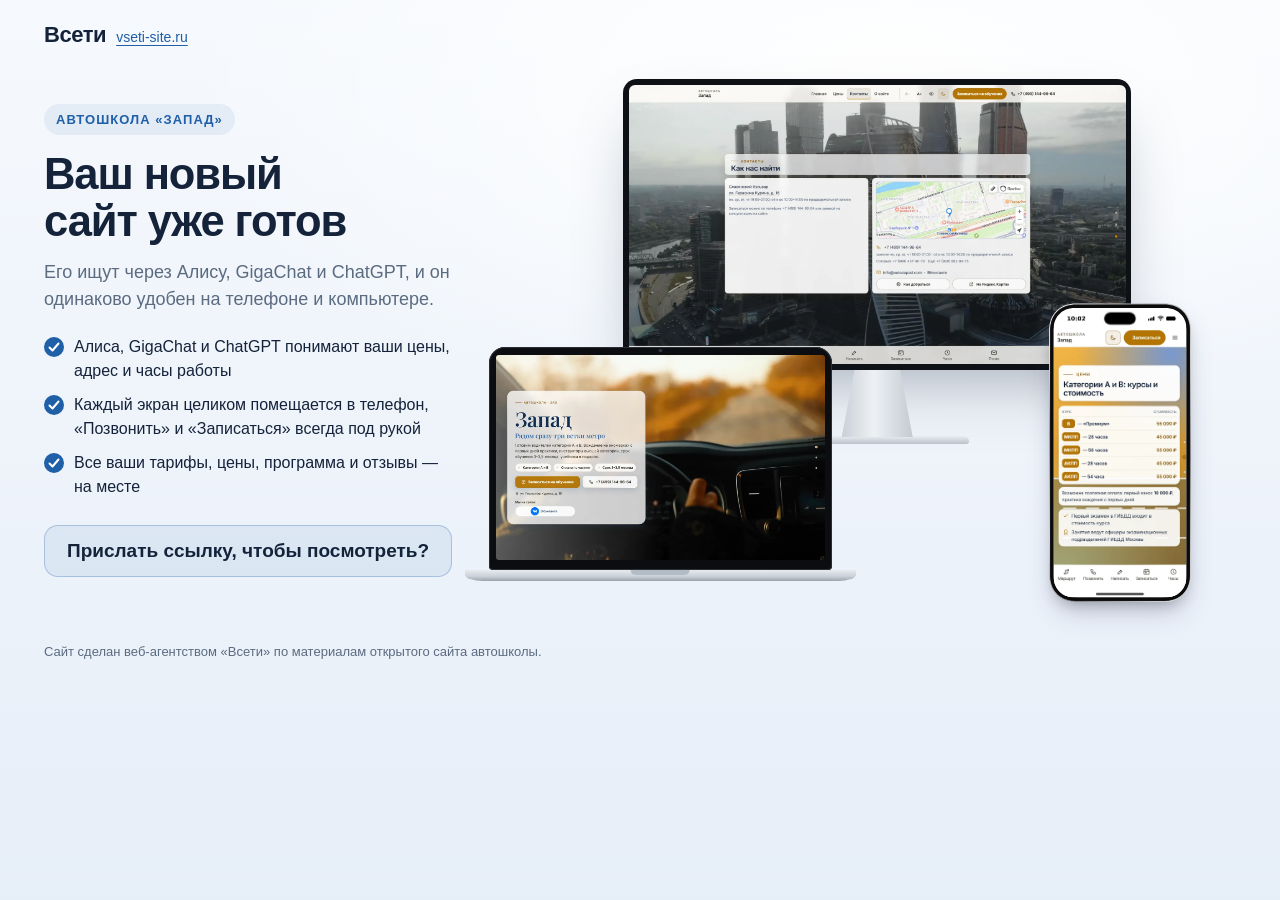
<file: vitrina/index.html>
<!doctype html>
<html lang="ru">
<head>
<meta charset="utf-8">
<meta name="viewport" content="width=device-width, initial-scale=1">
<meta name="robots" content="noindex, nofollow">
<title>Новый сайт автошколы «Запад» — веб-агентство «Всети»</title>
<style>
@layer stageshow{:where(.ss-phone){position:relative}.ss-phone{flex-shrink:0;box-shadow:0 calc(var(--ps) * 40) calc(var(--ps) * 80) calc(var(--ps) * -16) #32325d40,0 calc(var(--ps) * 24) calc(var(--ps) * 48) calc(var(--ps) * -24) #0000004d}.ss-phone__glass{height:100%}.ss-phone__window{position:relative;overflow:hidden;isolation:isolate}.ss-phone:is([data-frame=pro],[data-frame=silver],[data-frame=bezel],[data-frame=clay],[data-frame=outline],[data-frame=bare]){--ss-phone-glass: #0b0b0c;--ss-phone-rim: #2c2c2d;--ss-phone-seam: #e0dfdc;--ss-phone-line: var(--ss-text-faint, #9a9a9d);background:none}.ss-phone__bands{position:absolute;inset:0;overflow:visible;pointer-events:none}.ss-phone:is([data-frame=pro],[data-frame=silver],[data-frame=bezel],[data-frame=clay],[data-frame=outline]) .ss-phone__glass{position:relative}.ss-phone[data-frame=pro]{--ss-phone-band-1: #e3e3e6;--ss-phone-band-2: #9a9ba0;--ss-phone-band-3: #cfd0d4;--ss-phone-band-4: #85868b;--ss-phone-band-5: #c9cacd}.ss-stage[data-theme=dark] .ss-phone[data-frame=pro],.ss-stage[data-theme=glass] .ss-phone[data-frame=pro][data-dark]{--ss-phone-band-1: #5b5c61;--ss-phone-band-2: #2b2c2f;--ss-phone-band-3: #48494d;--ss-phone-band-4: #232427;--ss-phone-band-5: #404145}.ss-phone[data-frame=silver]{--ss-phone-band-1: #f4f4f6;--ss-phone-band-2: #c9cacf;--ss-phone-band-3: #eeeef1;--ss-phone-band-4: #b9babf;--ss-phone-band-5: #e6e6ea}.ss-phone[data-frame=bezel]{--ss-phone-glass: #111113}.ss-phone[data-frame=clay]{--ss-phone-clay-top: color-mix(in srgb, var(--ss-phone-clay, #ecebe8), #fff 45%);--ss-phone-clay-bottom: color-mix(in srgb, var(--ss-phone-clay, #ecebe8), #000 6%);box-shadow:0 calc(var(--ps) * 30) calc(var(--ps) * 60) calc(var(--ps) * -12) #32325d33,0 calc(var(--ps) * 16) calc(var(--ps) * 32) calc(var(--ps) * -16) #00000029}.ss-stage[data-theme=dark] .ss-phone[data-frame=clay]{--ss-phone-clay-top: color-mix(in srgb, var(--ss-phone-clay, #2a2a2e), #fff 6%);--ss-phone-clay-bottom: var(--ss-phone-clay, #2a2a2e);--ss-phone-seam: #333338}.ss-phone[data-frame=outline]{box-shadow:none}.ss-stage[data-theme=blueprint] .ss-phone[data-frame=outline]{--ss-phone-line: var(--ss-line)}.ss-phone:not([data-frame=android],[data-frame=soft]) .ss-phone__status{height:62px;padding:0}.ss-phone:not([data-frame=android],[data-frame=soft]) .ss-phone__time{position:absolute;top:21.5px;left:0;width:138.5px;line-height:22px;text-align:center}.ss-phone:not([data-frame=android],[data-frame=soft]) .ss-phone__glyphs{position:absolute;top:25.33px;left:285.25px;align-items:flex-start;gap:8px}.ss-phone:not([data-frame=android],[data-frame=soft]) .ss-phone__signal{margin-top:1px}.ss-phone:not([data-frame=android],[data-frame=soft]) .ss-phone__battery{margin-top:.33px}.ss-phone[data-frame=photo]{position:relative;background:none}.ss-phone__photo{position:absolute;z-index:4;background:var(--ss-phone-photo-light, none) center / 100% 100% no-repeat;pointer-events:none}.ss-stage[data-theme=dark] .ss-phone__photo,.ss-phone[data-dark] .ss-phone__photo{background-image:var(--ss-phone-photo-dark, var(--ss-phone-photo-light, none))}.ss-phone[data-frame=android]{background:linear-gradient(150deg,#3a3b3f,#1d1e21 40%,#2f3034 70%,#1a1b1e)}.ss-phone[data-frame=android] .ss-phone__glass{background:#050505}.ss-phone[data-frame=android] .ss-phone__island{top:14px;width:24px;height:24px;border-radius:50%}.ss-phone[data-frame=android] .ss-phone__status{height:48px;padding:0 26px}.ss-phone[data-frame=android] .ss-phone__time{font-family:system-ui,sans-serif;font-size:15px;font-weight:500}.ss-phone[data-frame=android] .ss-phone__content[data-status]{padding-top:48px}.ss-phone[data-frame=android] .ss-phone__home{width:108px;height:4px}.ss-phone[data-frame=soft]{box-shadow:0 0 0 calc(var(--ps) * 1.5) #0a25400d,0 calc(var(--ps) * 30) calc(var(--ps) * 60) calc(var(--ps) * -12) #32325d2e,0 calc(var(--ps) * 18) calc(var(--ps) * 36) calc(var(--ps) * -18) #0000001f}.ss-phone[data-frame=soft] .ss-phone__glass{background:#f6f9fc;box-shadow:inset 0 calc(var(--ps) * -2.9) calc(var(--ps) * 7.2) #0a254038}.ss-stage[data-theme=dark] .ss-phone[data-frame=soft] .ss-phone__glass{background:#1c2433;box-shadow:inset 0 calc(var(--ps) * -2.9) calc(var(--ps) * 7.2) #00000073}.ss-phone__screen{--pt: 1px;position:absolute;top:0;left:0;display:flex;flex-direction:column;overflow:hidden;background:#fff;color:#000;font-family:-apple-system,system-ui,sans-serif;font-size:15px;letter-spacing:-.015em;transform-origin:0 0;-webkit-font-smoothing:antialiased}.ss-phone[data-dark] .ss-phone__screen{background:#000;color:#fff}.ss-phone__status{position:absolute;top:0;right:0;left:0;z-index:2;display:flex;align-items:center;justify-content:space-between;height:54px;padding:0 34px 0 52px;transition:color .3s ease;will-change:transform}.ss-phone__time{font-family:SF Pro Text,-apple-system,system-ui,sans-serif;font-variation-settings:"opsz" 17;font-size:17.67px;font-weight:590;letter-spacing:0}.ss-phone__island{position:absolute;top:var(--ss-island-top, 14px);left:50%;z-index:3;width:var(--ss-island-w, 95px);height:37px;border-radius:18.5px;background:#000;transform:translate(-50%)}.ss-phone__glyphs{display:flex;align-items:center;gap:8px}.ss-phone__glyph{display:block}.ss-phone__content{position:relative;flex:1;min-height:0}.ss-phone__content[data-status]{padding-top:62px}.ss-phone__content:not([data-status]){padding-top:44px}.ss-phone[data-frame=bare] .ss-phone__content{padding-right:8px;padding-left:8px}.ss-phone__home{position:absolute;bottom:8px;left:50%;z-index:2;width:144px;height:5px;border-radius:2.5px;background:currentColor;transform:translate(-50%);transition:color .3s ease;will-change:transform}.ss-lock{position:absolute;inset:0;color:#fff;text-align:center}.ss-lock__date{margin-top:66px;font-size:22px;font-weight:600;letter-spacing:-.01em;opacity:.85}.ss-lock__clock{margin-top:-4px;font-size:112px;font-weight:700;line-height:1;letter-spacing:-.035em;font-variant-numeric:tabular-nums;opacity:.92}.ss-lock__stack{position:absolute;right:0;bottom:118px;left:0;display:flex;flex-direction:column;gap:8px;text-align:left}.ss-lock__stack[data-at=top]{top:290px;bottom:auto}.ss-lock__controls{position:absolute;right:46px;bottom:48px;left:46px;display:flex;justify-content:space-between}.ss-lock__control{display:grid;place-items:center;width:50px;height:50px;border-radius:50%;background:#0a0c1842;backdrop-filter:blur(24px) saturate(1.3);color:#fff}.ss-notification{display:flex;align-items:center;gap:13px;margin:0 18px;padding:14px 17px 14px 14px;border-radius:23px;background:#fcfcfdc2;backdrop-filter:blur(30px) saturate(1.25);box-shadow:0 4px 24px #0000000f;color:#000;text-align:left}.ss-notification[data-banner]{position:absolute;top:56px;right:0;left:0;z-index:2;animation:ss-banner-in .52s cubic-bezier(.2,.9,.25,1) both}@keyframes ss-banner-in{0%{transform:translateY(-110px)}}.ss-notification__icon{display:grid;flex-shrink:0;place-items:center;width:38px;height:38px;overflow:hidden;border-radius:9px;background:var(--ss-accent);color:#fff}.ss-notification__icon:has(>img){background:none}.ss-notification__icon>img{display:block;width:100%;height:100%}.ss-notification__text{display:flex;flex:1;flex-direction:column;min-width:0;font-size:15px;line-height:18px;letter-spacing:-.016em}.ss-notification__head{display:flex;align-items:baseline;gap:8px}.ss-notification__title{flex:1;min-width:0;overflow:hidden;font-weight:600;white-space:nowrap;text-overflow:ellipsis}.ss-notification__time{flex-shrink:0;font-size:12px;letter-spacing:-.005em;color:#3c3c4399}.ss-notification__body{display:-webkit-box;overflow:hidden;-webkit-line-clamp:3;-webkit-box-orient:vertical}.ss-lock[data-size=satellite] .ss-lock__stack{top:232px;bottom:auto}.ss-lock[data-size=satellite][data-clock=off] .ss-lock__stack{top:74px}.ss-notification{will-change:transform}.ss-phone:not([data-dark]) .ss-notification{background:#ffffffeb;box-shadow:0 0 0 .5px #00000014,0 8px 24px #0000001f}.ss-phone__time-bar{display:inline-block;width:30px;height:7px;border-radius:4px;background:currentColor;opacity:.5}}
:root{--ink:#14233a;--muted:#5b6b80;--accent:#1f5fa8;--sand:#ffc94d;--bg1:#f6f9fd;--bg2:#e6eef8}
*{box-sizing:border-box}
html,body{margin:0}
body{font:16px/1.5 -apple-system,"Segoe UI",Roboto,Arial,sans-serif;color:var(--ink);background:radial-gradient(1200px 600px at 70% 10%,#ffffff 0,rgba(255,255,255,0) 60%),linear-gradient(180deg,var(--bg1),var(--bg2));min-height:100vh}
a{color:inherit}
.top{display:flex;align-items:center;justify-content:space-between;max-width:1240px;margin:0 auto;padding:18px 24px}
.brand{display:flex;align-items:baseline;gap:10px;text-decoration:none}
.brand b{font-size:22px;letter-spacing:-.02em}
.brand span{font-size:14px;color:var(--accent);text-decoration:underline;text-underline-offset:3px}
.hero{max-width:1240px;margin:0 auto;padding:10px 24px 40px;display:grid;grid-template-columns:minmax(0,.82fr) minmax(0,1.5fr);gap:36px;align-items:center}
.eyebrow{display:inline-block;font-size:13px;font-weight:600;letter-spacing:.08em;text-transform:uppercase;color:var(--accent);background:rgba(31,95,168,.08);padding:6px 12px;border-radius:999px}
h1{text-wrap:balance;font-size:clamp(30px,3.4vw,48px);line-height:1.08;letter-spacing:-.025em;margin:16px 0 14px}
.lead{font-size:18px;color:var(--muted);margin:0 0 22px;max-width:30em}
.pts{list-style:none;padding:0;margin:0 0 26px;display:grid;gap:10px}
.pts li{display:flex;gap:10px;align-items:flex-start}
.pts li::before{content:"";flex:none;width:20px;height:20px;margin-top:2px;border-radius:50%;background:var(--accent) url("data:image/svg+xml,%3Csvg xmlns='http://www.w3.org/2000/svg' viewBox='0 0 20 20'%3E%3Cpath d='M5.5 10.5l3 3 6-7' fill='none' stroke='%23fff' stroke-width='2' stroke-linecap='round' stroke-linejoin='round'/%3E%3C/svg%3E") center/100% no-repeat}
.cta{display:flex;flex-wrap:wrap;gap:14px;align-items:center}
.btn{display:inline-flex;align-items:center;gap:8px;min-height:52px;padding:0 26px;border-radius:14px;background:var(--accent);color:#fff;font-weight:600;text-decoration:none;box-shadow:0 10px 24px rgba(31,95,168,.28)}
.btn:hover{background:#174a86}
.ask{margin:0;display:inline-flex;align-items:center;min-height:52px;padding:12px 22px;line-height:1.3;border-radius:14px;background:rgba(31,95,168,.08);border:1.5px solid rgba(31,95,168,.28);color:var(--ink);font-size:19px;font-weight:600}
/* сцена с устройствами */
.stage{position:relative;width:100%;aspect-ratio:16/11.2}
.dv{position:absolute}
.dv img{display:block;width:100%;height:100%;object-fit:cover;object-position:center top}
.mon .scr img,.lap .scr img{height:auto}
.mon{left:18%;top:0;width:68%}
.mon .scr{padding:1.1%;background:#0e1116;border-radius:14px;box-shadow:0 30px 60px -20px rgba(20,35,58,.35)}
.mon .scr img{border-radius:6px}
.mon .neck{width:14%;aspect-ratio:1/.95;margin:0 auto;background:linear-gradient(90deg,#c9d0d8,#eef1f4 45%,#c3cad2);clip-path:polygon(18% 0,82% 0,100% 100%,0 100%)}
.mon .foot{width:36%;aspect-ratio:36/1.5;margin:-1px auto 0;border-radius:6px 6px 3px 3px;background:linear-gradient(180deg,#e9edf1,#b9c1ca);box-shadow:0 12px 20px -8px rgba(20,35,58,.4)}
.lap{left:0;bottom:4%;width:46%}
.lap .scr{padding:2.2% 2.2% 3%;background:#0b0d11;border-radius:16px 16px 4px 4px;position:relative;box-shadow:0 0 0 1px #2a2f37 inset}
.lap .scr::before{content:"";position:absolute;top:1%;left:50%;width:.9%;aspect-ratio:1;border-radius:50%;background:#2b3442;transform:translateX(-50%)}
.lap .scr img{border-radius:3px}
.lap .base{position:relative;height:0;padding-bottom:3.2%;margin:0 -7%;background:linear-gradient(180deg,#e7ebef 0,#c8cfd7 60%,#9aa3ad 100%);border-radius:0 0 18px 18px/0 0 60% 60%;box-shadow:0 22px 30px -14px rgba(20,35,58,.45)}
.lap .base::after{content:"";position:absolute;top:0;left:50%;width:15%;height:40%;transform:translateX(-50%);background:#b3bbc4;border-radius:0 0 8px 8px}
.tab{right:1.5%;bottom:3%;width:23%}
.tab .scr{aspect-ratio:820/1180;padding:4.5%;background:#121419;border-radius:22px;box-shadow:0 0 0 2px #c7ced6,0 28px 50px -18px rgba(20,35,58,.45)}
.tab .scr img{border-radius:10px}
.ph{right:6%;bottom:0;width:340px;transform-origin:100% 100%}
.ph-shot{display:block;width:100%;height:auto}
.note{max-width:1240px;margin:0 auto;padding:0 24px 34px;color:var(--muted);font-size:13px}
@media (max-width:600px){
  .stage{aspect-ratio:16/9.8}
  .mon{display:none}
  .lap{left:6%;width:64%;bottom:6%}
  .ph{right:5%}
}
@media (max-width:900px){
  .hero{grid-template-columns:1fr;gap:26px;padding-top:0}
  .stage{order:-1}
  .lead{font-size:16.5px}
}
</style>
</head>
<body>
<header class="top"><a class="brand" href="https://vseti-site.ru/" target="_blank" rel="noopener"><b>Всети</b><span>vseti-site.ru</span></a></header>
<main class="hero">
  <div class="txt">
    <span class="eyebrow">Автошкола «Запад»</span>
    <h1>Ваш новый сайт уже готов</h1>
    <p class="lead">Его ищут через Алису, GigaChat и ChatGPT, и он одинаково удобен на телефоне и компьютере.</p>
    <ul class="pts">
      <li>Алиса, GigaChat и ChatGPT понимают ваши цены, адрес и часы работы</li>
      <li>Каждый экран целиком помещается в телефон, «Позвонить» и «Записаться» всегда под рукой</li>
      <li>Все ваши тарифы, цены, программа и отзывы — на месте</li>
    </ul>
    <div class="cta">
      <p class="ask">Прислать ссылку, чтобы посмотреть?</p>
    </div>
  </div>
  <div class="stage" id="stage" aria-label="Новый сайт на компьютере, ноутбуке и телефоне">
    <div class="dv mon"><div class="scr"><img src="img/monitor.webp?v=2" alt="" width="1600" height="900"></div><div class="neck"></div><div class="foot"></div></div>
    <div class="dv lap"><div class="scr"><img src="img/laptop.webp?v=2" alt="" width="1280" height="800"></div><div class="base"></div></div>
    <div class="dv ph" id="ph"><div class="ss-phone z-phone" data-frame="pro" style="width: 340px; height: 714.953px; padding: 2.38318px; border-radius: 61.1682px; --ps: 0.794392523364486px;"><svg class="ss-phone__bands" width="100%" height="100%" aria-hidden="true"><defs><linearGradient id="ph-band" x1="0.2" y1="0" x2="0.8" y2="1"><stop offset="0" style="stop-color: var(--ss-phone-band-1);"></stop><stop offset="0.22" style="stop-color: var(--ss-phone-band-2);"></stop><stop offset="0.48" style="stop-color: var(--ss-phone-band-3);"></stop><stop offset="0.74" style="stop-color: var(--ss-phone-band-4);"></stop><stop offset="1" style="stop-color: var(--ss-phone-band-5);"></stop></linearGradient><linearGradient id="ph-clay" x1="0" y1="0" x2="0" y2="1"><stop offset="0" style="stop-color: var(--ss-phone-clay-top);"></stop><stop offset="1" style="stop-color: var(--ss-phone-clay-bottom);"></stop></linearGradient></defs><g transform="translate(10.327102803738317 10.327102803738317)" stroke-linejoin="round"><path d="M262.94 0.00L267.09 0.06L270.49 0.24L273.65 0.53L276.65 0.94L279.51 1.47L282.27 2.11L284.93 2.87L287.50 3.74L289.97 4.72L292.36 5.81L294.65 7.02L296.85 8.33L298.96 9.75L300.98 11.27L302.90 12.90L304.72 14.62L306.45 16.45L308.08 18.37L309.60 20.38L311.02 22.49L312.33 24.70L313.53 26.99L314.63 29.37L315.61 31.85L316.48 34.41L317.24 37.07L317.88 39.83L318.41 42.70L318.82 45.69L319.11 48.85L319.29 52.25L319.35 56.40L319.35 637.90L319.29 642.04L319.11 645.45L318.82 648.60L318.41 651.60L317.88 654.47L317.24 657.23L316.48 659.89L315.61 662.45L314.63 664.92L313.53 667.31L312.33 669.60L311.02 671.80L309.60 673.91L308.08 675.93L306.45 677.85L304.72 679.68L302.90 681.40L300.98 683.03L298.96 684.55L296.85 685.97L294.65 687.28L292.36 688.49L289.97 689.58L287.50 690.56L284.93 691.43L282.27 692.19L279.51 692.83L276.65 693.36L273.65 693.77L270.49 694.06L267.09 694.24L262.94 694.30L56.40 694.30L52.25 694.24L48.85 694.06L45.69 693.77L42.70 693.36L39.83 692.83L37.07 692.19L34.41 691.43L31.85 690.56L29.37 689.58L26.99 688.49L24.70 687.28L22.49 685.97L20.38 684.55L18.37 683.03L16.45 681.40L14.62 679.68L12.90 677.85L11.27 675.93L9.75 673.91L8.33 671.80L7.02 669.60L5.81 667.31L4.72 664.92L3.74 662.45L2.87 659.89L2.11 657.23L1.47 654.47L0.94 651.60L0.53 648.60L0.24 645.45L0.06 642.04L0.00 637.90L0.00 56.40L0.06 52.25L0.24 48.85L0.53 45.69L0.94 42.70L1.47 39.83L2.11 37.07L2.87 34.41L3.74 31.85L4.72 29.37L5.81 26.99L7.02 24.70L8.33 22.49L9.75 20.38L11.27 18.37L12.90 16.45L14.62 14.62L16.45 12.90L18.37 11.27L20.38 9.75L22.49 8.33L24.70 7.02L26.99 5.81L29.37 4.72L31.85 3.74L34.41 2.87L37.07 2.11L39.83 1.47L42.70 0.94L45.69 0.53L48.85 0.24L52.25 0.06L56.40 0.00Z" fill="none" stroke-width="20.654205607476634" stroke="url(#ph-band)"></path><path d="M262.94 0.00L267.09 0.06L270.49 0.24L273.65 0.53L276.65 0.94L279.51 1.47L282.27 2.11L284.93 2.87L287.50 3.74L289.97 4.72L292.36 5.81L294.65 7.02L296.85 8.33L298.96 9.75L300.98 11.27L302.90 12.90L304.72 14.62L306.45 16.45L308.08 18.37L309.60 20.38L311.02 22.49L312.33 24.70L313.53 26.99L314.63 29.37L315.61 31.85L316.48 34.41L317.24 37.07L317.88 39.83L318.41 42.70L318.82 45.69L319.11 48.85L319.29 52.25L319.35 56.40L319.35 637.90L319.29 642.04L319.11 645.45L318.82 648.60L318.41 651.60L317.88 654.47L317.24 657.23L316.48 659.89L315.61 662.45L314.63 664.92L313.53 667.31L312.33 669.60L311.02 671.80L309.60 673.91L308.08 675.93L306.45 677.85L304.72 679.68L302.90 681.40L300.98 683.03L298.96 684.55L296.85 685.97L294.65 687.28L292.36 688.49L289.97 689.58L287.50 690.56L284.93 691.43L282.27 692.19L279.51 692.83L276.65 693.36L273.65 693.77L270.49 694.06L267.09 694.24L262.94 694.30L56.40 694.30L52.25 694.24L48.85 694.06L45.69 693.77L42.70 693.36L39.83 692.83L37.07 692.19L34.41 691.43L31.85 690.56L29.37 689.58L26.99 688.49L24.70 687.28L22.49 685.97L20.38 684.55L18.37 683.03L16.45 681.40L14.62 679.68L12.90 677.85L11.27 675.93L9.75 673.91L8.33 671.80L7.02 669.60L5.81 667.31L4.72 664.92L3.74 662.45L2.87 659.89L2.11 657.23L1.47 654.47L0.94 651.60L0.53 648.60L0.24 645.45L0.06 642.04L0.00 637.90L0.00 56.40L0.06 52.25L0.24 48.85L0.53 45.69L0.94 42.70L1.47 39.83L2.11 37.07L2.87 34.41L3.74 31.85L4.72 29.37L5.81 26.99L7.02 24.70L8.33 22.49L9.75 20.38L11.27 18.37L12.90 16.45L14.62 14.62L16.45 12.90L18.37 11.27L20.38 9.75L22.49 8.33L24.70 7.02L26.99 5.81L29.37 4.72L31.85 3.74L34.41 2.87L37.07 2.11L39.83 1.47L42.70 0.94L45.69 0.53L48.85 0.24L52.25 0.06L56.40 0.00Z" fill="none" stroke-width="15.88785046728972" style="stroke: var(--ss-phone-rim);"></path><path d="M262.94 0.00L267.09 0.06L270.49 0.24L273.65 0.53L276.65 0.94L279.51 1.47L282.27 2.11L284.93 2.87L287.50 3.74L289.97 4.72L292.36 5.81L294.65 7.02L296.85 8.33L298.96 9.75L300.98 11.27L302.90 12.90L304.72 14.62L306.45 16.45L308.08 18.37L309.60 20.38L311.02 22.49L312.33 24.70L313.53 26.99L314.63 29.37L315.61 31.85L316.48 34.41L317.24 37.07L317.88 39.83L318.41 42.70L318.82 45.69L319.11 48.85L319.29 52.25L319.35 56.40L319.35 637.90L319.29 642.04L319.11 645.45L318.82 648.60L318.41 651.60L317.88 654.47L317.24 657.23L316.48 659.89L315.61 662.45L314.63 664.92L313.53 667.31L312.33 669.60L311.02 671.80L309.60 673.91L308.08 675.93L306.45 677.85L304.72 679.68L302.90 681.40L300.98 683.03L298.96 684.55L296.85 685.97L294.65 687.28L292.36 688.49L289.97 689.58L287.50 690.56L284.93 691.43L282.27 692.19L279.51 692.83L276.65 693.36L273.65 693.77L270.49 694.06L267.09 694.24L262.94 694.30L56.40 694.30L52.25 694.24L48.85 694.06L45.69 693.77L42.70 693.36L39.83 692.83L37.07 692.19L34.41 691.43L31.85 690.56L29.37 689.58L26.99 688.49L24.70 687.28L22.49 685.97L20.38 684.55L18.37 683.03L16.45 681.40L14.62 679.68L12.90 677.85L11.27 675.93L9.75 673.91L8.33 671.80L7.02 669.60L5.81 667.31L4.72 664.92L3.74 662.45L2.87 659.89L2.11 657.23L1.47 654.47L0.94 651.60L0.53 648.60L0.24 645.45L0.06 642.04L0.00 637.90L0.00 56.40L0.06 52.25L0.24 48.85L0.53 45.69L0.94 42.70L1.47 39.83L2.11 37.07L2.87 34.41L3.74 31.85L4.72 29.37L5.81 26.99L7.02 24.70L8.33 22.49L9.75 20.38L11.27 18.37L12.90 16.45L14.62 14.62L16.45 12.90L18.37 11.27L20.38 9.75L22.49 8.33L24.70 7.02L26.99 5.81L29.37 4.72L31.85 3.74L34.41 2.87L37.07 2.11L39.83 1.47L42.70 0.94L45.69 0.53L48.85 0.24L52.25 0.06L56.40 0.00Z" fill="none" stroke-width="14.69626168224299" style="stroke: var(--ss-phone-glass);"></path></g></svg><div class="ss-phone__glass" style="padding: 7.94393px; border-radius: 58.785px;"><div class="ss-phone__window" style="width: 319.346px; height: 694.299px; clip-path: path(&quot;M 262.94 0 L 267.09 0.06 L 270.49 0.24 L 273.65 0.53 L 276.65 0.94 L 279.51 1.47 L 282.27 2.11 L 284.93 2.87 L 287.5 3.74 L 289.97 4.72 L 292.36 5.81 L 294.65 7.02 L 296.85 8.33 L 298.96 9.75 L 300.98 11.27 L 302.9 12.9 L 304.72 14.62 L 306.45 16.45 L 308.08 18.37 L 309.6 20.38 L 311.02 22.49 L 312.33 24.7 L 313.53 26.99 L 314.63 29.37 L 315.61 31.85 L 316.48 34.41 L 317.24 37.07 L 317.88 39.83 L 318.41 42.7 L 318.82 45.69 L 319.11 48.85 L 319.29 52.25 L 319.35 56.4 L 319.35 637.9 L 319.29 642.04 L 319.11 645.45 L 318.82 648.6 L 318.41 651.6 L 317.88 654.47 L 317.24 657.23 L 316.48 659.89 L 315.61 662.45 L 314.63 664.92 L 313.53 667.31 L 312.33 669.6 L 311.02 671.8 L 309.6 673.91 L 308.08 675.93 L 306.45 677.85 L 304.72 679.68 L 302.9 681.4 L 300.98 683.03 L 298.96 684.55 L 296.85 685.97 L 294.65 687.28 L 292.36 688.49 L 289.97 689.58 L 287.5 690.56 L 284.93 691.43 L 282.27 692.19 L 279.51 692.83 L 276.65 693.36 L 273.65 693.77 L 270.49 694.06 L 267.09 694.24 L 262.94 694.3 L 56.4 694.3 L 52.25 694.24 L 48.85 694.06 L 45.69 693.77 L 42.7 693.36 L 39.83 692.83 L 37.07 692.19 L 34.41 691.43 L 31.85 690.56 L 29.37 689.58 L 26.99 688.49 L 24.7 687.28 L 22.49 685.97 L 20.38 684.55 L 18.37 683.03 L 16.45 681.4 L 14.62 679.68 L 12.9 677.85 L 11.27 675.93 L 9.75 673.91 L 8.33 671.8 L 7.02 669.6 L 5.81 667.31 L 4.72 664.92 L 3.74 662.45 L 2.87 659.89 L 2.11 657.23 L 1.47 654.47 L 0.94 651.6 L 0.53 648.6 L 0.24 645.45 L 0.06 642.04 L 0 637.9 L 0 56.4 L 0.06 52.25 L 0.24 48.85 L 0.53 45.69 L 0.94 42.7 L 1.47 39.83 L 2.11 37.07 L 2.87 34.41 L 3.74 31.85 L 4.72 29.37 L 5.81 26.99 L 7.02 24.7 L 8.33 22.49 L 9.75 20.38 L 11.27 18.37 L 12.9 16.45 L 14.62 14.62 L 16.45 12.9 L 18.37 11.27 L 20.38 9.75 L 22.49 8.33 L 24.7 7.02 L 26.99 5.81 L 29.37 4.72 L 31.85 3.74 L 34.41 2.87 L 37.07 2.11 L 39.83 1.47 L 42.7 0.94 L 45.69 0.53 L 48.85 0.24 L 52.25 0.06 L 56.4 0 Z&quot;);"><div class="ss-phone__screen" style="width: 402px; height: 874px; transform: scale(0.794393); --ss-screen-r: 64px;"><div class="ss-phone__status"><span class="ss-phone__time">10:02</span><span class="ss-phone__glyphs"><svg viewBox="0 0 20.33 13.67" width="20.33" height="13.67" class="ss-phone__glyph ss-phone__signal"><rect x="0" y="7.34" width="3.333" height="6.33" rx="1.667" fill="currentColor"></rect><rect x="5.667" y="5" width="3.333" height="8.67" rx="1.667" fill="currentColor"></rect><rect x="11.334" y="2.67" width="3.333" height="11" rx="1.667" fill="currentColor"></rect><rect x="17.000999999999998" y="0" width="3.333" height="13.67" rx="1.667" fill="currentColor"></rect></svg><svg viewBox="0 0 19.33 14.33" width="19.33" height="14.33" class="ss-phone__glyph ss-phone__wifi"><path fill-rule="evenodd" fill="currentColor" d="M0.415933 5.54283C0.902185 6.04412 1.66017 5.95818 2.27513 5.41393C4.30595 3.58064 6.83731 2.63535 9.66901 2.63535C12.5007 2.63535 15.0464 3.60928 17.0629 5.41393C17.6636 5.97251 18.4215 6.0298 18.9221 5.54283C19.4226 5.02722 19.4942 4.2538 18.9793 3.70954C16.8341 1.51819 13.3302 0 9.66901 0C6.00783 0 2.48965 1.53251 0.358727 3.72387C-0.156127 4.2538 -0.0989213 5.02722 0.415933 5.55715L0.415933 5.54283ZM3.94841 9.13779C4.50617 9.68205 5.22124 9.62476 5.85051 9.10915C6.88022 8.29276 8.25316 7.73418 9.66901 7.7485C11.0706 7.7485 12.4435 8.29276 13.4875 9.12347C14.1168 9.63908 14.8605 9.66773 15.4039 9.12347C15.9331 8.57921 16.0189 7.7485 15.4611 7.23289C14.0739 5.98683 11.9859 5.11315 9.68332 5.11315C7.38077 5.11315 5.27845 5.98683 3.9055 7.23289C3.41925 7.69121 3.31914 8.47896 3.96271 9.13779L3.94841 9.13779ZM8.72511 13.8929C9.34008 14.4801 9.98365 14.4801 10.5986 13.8929L11.757 12.7757C12.372 12.1742 12.5007 11.4151 11.7999 10.8995C11.2136 10.4841 10.4699 10.212 9.66901 10.212C8.86813 10.212 8.11015 10.4841 7.53809 10.9138C6.83731 11.4151 6.98033 12.1885 7.59529 12.7757L8.73942 13.8929L8.72511 13.8929Z"></path></svg><svg viewBox="0 0 29.33 13.67" width="29.33" height="13.67" class="ss-phone__glyph ss-phone__battery"><path fill="currentColor" d="M0 6.4C0 4.15979 0 3.03969 0.435974 2.18404C0.819467 1.43139 1.43139 0.819467 2.18404 0.435974C3.03969 0 4.15979 0 6.4 0L19.933 0C22.1732 0 23.2933 0 24.149 0.435974C24.9016 0.819467 25.5135 1.43139 25.897 2.18404C26.333 3.03969 26.333 4.15979 26.333 6.4L26.333 7.26666C26.333 9.50687 26.333 10.627 25.897 11.4826C25.5135 12.2353 24.9016 12.8472 24.149 13.2307C23.2933 13.6667 22.1732 13.6667 19.933 13.6667L6.4 13.6667C4.15979 13.6667 3.03969 13.6667 2.18404 13.2307C1.43139 12.8472 0.819467 12.2353 0.435974 11.4826C0 10.627 0 9.50687 0 7.26666L0 6.4Z"></path><path fill-rule="evenodd" fill="currentColor" transform="translate(27.33 4.33)" d="M0 0L0 5C0.601505 4.8625 2 3.75 2 2.5C2 1.25 0.601505 0.1375 0 0Z"></path></svg></span></div><span class="ss-phone__island"></span><div class="ss-phone__content" data-status="true"><img class="ph-shot" src="img/phone.webp?v=2" alt="Новый сайт автошколы «Запад» на телефоне" width="393" height="794"></div><span class="ss-phone__home"></span></div></div></div></div></div>
  </div>
</main>
<p class="note">Сайт сделан веб-агентством «Всети» по материалам открытого сайта автошколы.</p>
<script>
(function(){var st=document.getElementById('stage'),ph=document.getElementById('ph');
function fit(){var k=st.clientWidth*(innerWidth<=600?0.27:0.19)/340;ph.style.transform='scale('+k+')';}
fit();addEventListener('resize',fit);})();
</script>
</body>
</html>
</file>
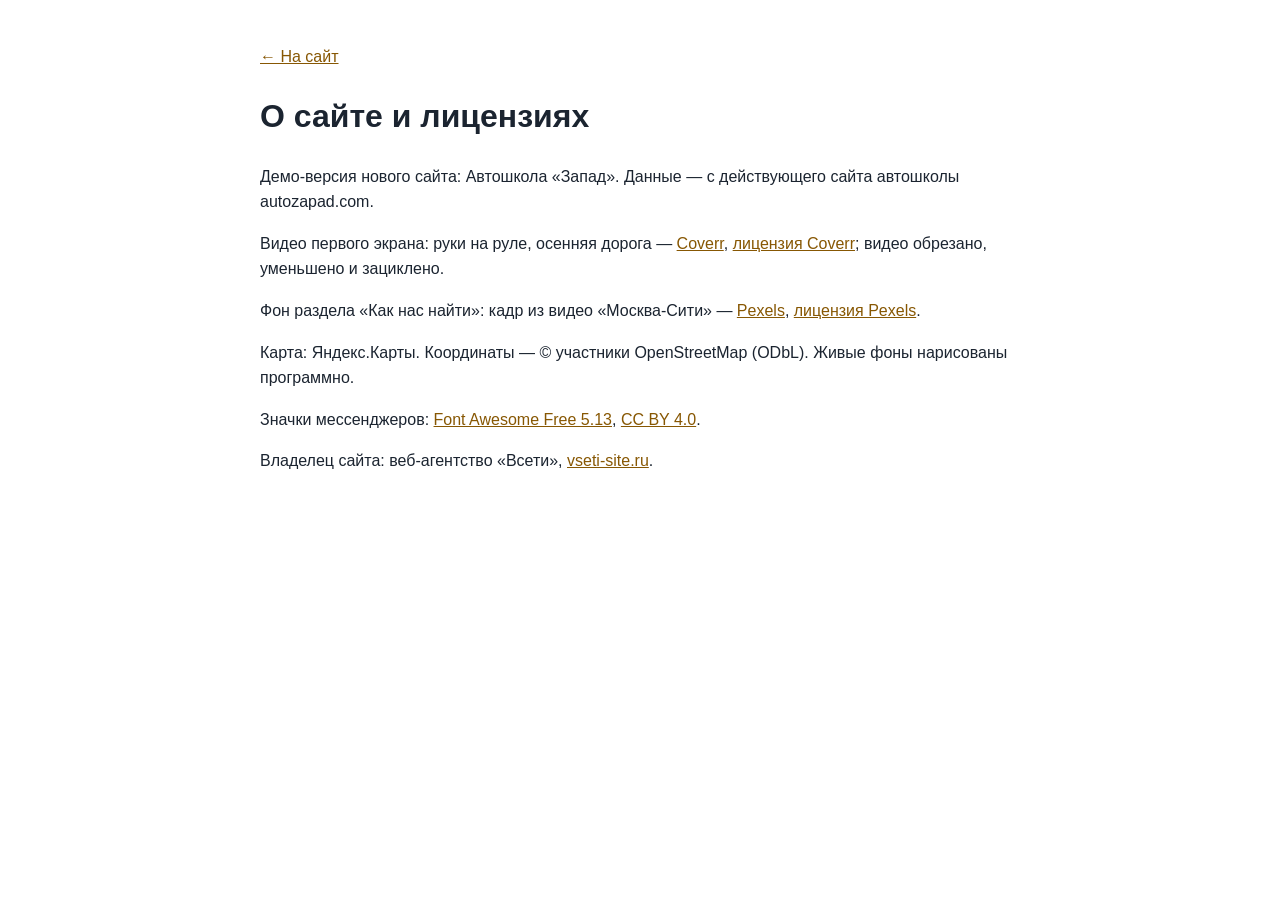
<file: credits.html>
<!doctype html><html lang="ru"><head><meta charset="utf-8"><meta name="viewport" content="width=device-width,initial-scale=1"><meta name="robots" content="noindex"><title>О сайте — Автошкола «Запад»</title>
<style>body{font:16px/1.6 Inter,Arial,sans-serif;max-width:760px;margin:0 auto;padding:28px 18px;color:#1b2430}a{color:#875703}</style></head><body>
<p><a href="./">← На сайт</a></p><h1>О сайте и лицензиях</h1>
<p>Демо-версия нового сайта: Автошкола «Запад». Данные — с действующего сайта автошколы autozapad.com.</p>
<p>Видео первого экрана: руки на руле, осенняя дорога — <a href="https://coverr.co/videos/hands-on-steering-wheel-zm3v1hrrb9" target="_blank" rel="noopener">Coverr</a>, <a href="https://coverr.co/license" target="_blank" rel="noopener">лицензия Coverr</a>; видео обрезано, уменьшено и зациклено.</p>
<p>Фон раздела «Как нас найти»: кадр из видео «Москва-Сити» — <a href="https://www.pexels.com/video/5955755/" target="_blank" rel="noopener">Pexels</a>, <a href="https://www.pexels.com/license/" target="_blank" rel="noopener">лицензия Pexels</a>.</p>
<p>Карта: Яндекс.Карты. Координаты — © участники OpenStreetMap (ODbL). Живые фоны нарисованы программно.</p>
<p>Значки мессенджеров: <a href="https://fontawesome.com" target="_blank" rel="noopener">Font Awesome Free 5.13</a>, <a href="https://creativecommons.org/licenses/by/4.0/" target="_blank" rel="noopener">CC BY 4.0</a>.</p>
<p>Владелец сайта: веб-агентство «Всети», <a href="https://vseti-site.ru" target="_blank" rel="noopener">vseti-site.ru</a>.</p>
</body></html>
</file>
<file: css/etalon.css>
/* ==========================================================================
   Эталон нотариуса. Общий слой поверх встроенных стилей index.html:
   видео-первый экран, «жидкое стекло», интерьеры на фоне экранов,
   шапка и нижняя панель со второго экрана, карточки Spotlight Card.
   ========================================================================== */

/* плавное проявление подсветки рамки (Chrome/Safari/Firefox новых версий) */
@property --hl{syntax:'<number>';inherits:true;initial-value:0}

:root{
  --glass:rgba(0,0,0,.4);
  --glass-blur:4px;
  --spot:255,196,108;          /* тёплый янтарь под интерьеры */
  --spring:cubic-bezier(.2,.9,.3,1.35);
}

/* ---------- светлый текст на тёмном стекле для всего, что лежит на фото ---------- */
.sec:not(.sec-hero),.hdr,.bar,.mmenu{
  --card:rgba(0,0,0,.4); --card-rgb:0,0,0;
  --text:#fff; --muted:rgba(255,255,255,.84);
  --line:rgba(255,255,255,.3); --line2:rgba(255,255,255,.2);
  --accent:#ecd9ac; --accent-d:#f6e9c8; --accent-l:#d3bc8a; --accent-soft:rgba(255,255,255,.13);
  --bg:rgba(0,0,0,.3); --bg2:transparent; --bg3:rgba(255,255,255,.13);
  --on-accent:#1d170b;
  --shadow:0 1px 12px rgba(0,0,0,.35); --shadow-lg:0 18px 50px rgba(0,0,0,.5);
  --ok:#8fe3a8; --bad:#ff9f96;
  color:#fff;
}
.sec:not(.sec-hero){background:#2b2319}
.sec:not(.sec-hero) .sec-scroll{
  position:relative;z-index:1;
  padding-top:calc(var(--hdr-h) / var(--zc,1) + 12px);padding-bottom:calc(var(--bar-h) + 12px);
  text-shadow:0 1px 2px rgba(0,0,0,.45)
}
.sec:not(.sec-hero) :is(input,select,textarea,button.btn,.btn){text-shadow:none}

/* ---------- фон экранов: интерьеры, затемнение ровно 50% ---------- */
.sec-bg{position:absolute;inset:0;z-index:0;overflow:hidden;pointer-events:none;background:#2b2319}
.sec-bg picture{display:block;width:100%;height:100%}
.sec-bg img{display:block;width:100%;height:100%;object-fit:cover;opacity:0;transition:opacity .9s ease}
.sec-bg img.ld,html:not(.js) .sec-bg img{opacity:1}
.sec-bg::after{content:"";position:absolute;inset:0;background:rgba(0,0,0,.5)}

/* ==========================================================================
   Жидкое стекло
   ========================================================================== */
.glass,
.sec:not(.sec-hero) :is(.sec-head,.svc,.step,.rev,.rsum,.cred,.cbox,.fq,.about-txt,.tf-card,.quote,.ilink,.chips li,.foot,.rate-chip){
  position:relative;isolation:isolate;
  background:var(--glass);
  -webkit-backdrop-filter:blur(var(--glass-blur));backdrop-filter:blur(var(--glass-blur));
  border:0;border-radius:var(--radius);
  box-shadow:0 8px 30px rgba(0,0,0,.14);
}
/* тонкая светлая рамка-градиент; рядом с курсором рамка разгорается (--hl, --x, --y) */
.glass::after,
.sec:not(.sec-hero) :is(.sec-head,.svc,.step,.rev,.rsum,.cred,.cbox,.fq,.about-txt,.tf-card,.quote,.ilink,.chips li,.foot,.rate-chip)::after{
  content:"";position:absolute;inset:0;border-radius:inherit;padding:1.4px;pointer-events:none;z-index:2;
  background:
    radial-gradient(230px circle at var(--x,50%) var(--y,50%),rgba(255,226,160,calc(var(--hl,0)*1)),rgba(var(--spot),calc(var(--hl,0)*.65)) 38%,transparent 72%),
    linear-gradient(160deg,rgba(255,255,255,.58) 0%,rgba(255,255,255,.16) 22%,rgba(255,255,255,0) 44%,rgba(255,255,255,0) 60%,rgba(255,255,255,.16) 82%,rgba(255,255,255,.5) 100%);
  -webkit-mask:linear-gradient(#000 0 0) content-box,linear-gradient(#000 0 0);
  -webkit-mask-composite:xor;mask-composite:exclude;
}
.sec:not(.sec-hero) .sec-head{display:block;width:fit-content;max-width:100%;border-radius:18px;padding:14px 22px 16px;margin-bottom:16px}
.sec:not(.sec-hero) .sec-head .h2{margin-top:8px}
.sec:not(.sec-hero) .sec-head .lead{margin-top:8px}
.sec:not(.sec-hero) .sec-head .demo-note{background:rgba(255,255,255,.1);border-left-color:var(--accent)}

/* ==========================================================================
   Spotlight Card: пятно света под курсором внутри карточки (::before),
   подсветка рамки рядом с курсором (::after выше), «прыжок» scale + тень.
   Позицию --x/--y ставит один общий обработчик pointermove (js/etalon.js).
   ========================================================================== */
.glow{position:relative;isolation:isolate;--hov:1.035}
.glow::before{
  content:"";position:absolute;inset:0;border-radius:inherit;pointer-events:none;z-index:-1;
  background:
    radial-gradient(340px circle at var(--x,50%) var(--y,50%),rgba(var(--spot),.5),rgba(var(--spot),.2) 38%,transparent 72%);
  opacity:0;transition:opacity .35s ease;
}
.glow.lit{--hl:1}
.glow.lit::before{opacity:1}
.glow{transition:scale .38s var(--spring),box-shadow .32s ease,--hl .3s ease}
.glow.rv{transition:opacity .7s ease var(--rvd),translate .7s ease var(--rvd),scale .38s var(--spring),box-shadow .32s ease,--hl .3s ease}
@media (hover:hover) and (pointer:fine){
  .glow:hover{scale:var(--hov);z-index:6;box-shadow:0 24px 54px rgba(0,0,0,.5),0 0 34px rgba(var(--spot),.2)}
}
/* ---------- «Контакты» («Как нас найти»): плашки при наведении и касании загораются жёлтым — яркая рамка и мягкое
   свечение вокруг; размер не меняется (никаких увеличений и сдвигов раскладки), видно в обеих темах ---------- */
:root{--gy-ring:255,208,80;--gy-glow:255,200,64}
html[data-theme="light"]{--gy-ring:232,154,0;--gy-glow:255,186,30}
#contacts .glow{--gy:0 0 0 2.5px rgba(var(--gy-ring),.98),0 0 22px 4px rgba(var(--gy-glow),.66),0 0 58px 14px rgba(var(--gy-glow),.32),0 8px 30px rgba(0,0,0,.14);
  --gy0:0 0 0 0 rgba(var(--gy-ring),0),0 0 0 0 rgba(var(--gy-glow),0),0 0 0 0 rgba(var(--gy-glow),0),0 8px 30px rgba(0,0,0,.14)}
@media (hover:hover) and (pointer:fine){
  #contacts .glow:hover{scale:1;box-shadow:var(--gy)}
  /* заголовок с рейтингом: когда курсор на значке рейтинга, светится только значок */
  #contacts .sec-head:has(.rate-chip:hover):hover{box-shadow:var(--gy0)}
}
#contacts .glow.tap{animation:cGlowTap 1.4s ease-out,glowHl .62s ease-out}
@keyframes cGlowTap{0%{box-shadow:var(--gy0)}14%,62%{box-shadow:var(--gy)}100%{box-shadow:var(--gy0)}}
html[data-hc="1"] #contacts .glow:hover{outline:3px solid #ffd400;outline-offset:2px}
/* крупные плашки берут нижнюю границу 1,03: 3,5 % от 600 px — это уже 20 px */
.hero-plq,.about-txt,.tf-card,.sec-head,.cbox{--hov:1.03}

/* касание на телефоне: вспышка пятна в точке касания и подпрыгивание */
.glow.tap{animation:glowTap .62s var(--spring),glowHl .62s ease-out}
.glow.tap::before{animation:spotFlash .62s ease-out}
@keyframes glowTap{0%{scale:1}38%{scale:var(--tap,1.045)}100%{scale:1}}
@keyframes glowHl{0%{--hl:0}22%{--hl:1}100%{--hl:0}}
@keyframes spotFlash{0%{opacity:0}18%{opacity:1}100%{opacity:0}}

/* ---------- появление блоков при входе на экран ---------- */
.rv{--rvd:calc(var(--i,0) * 90ms);opacity:0;transform:none;translate:0 18px;
  transition:opacity .7s ease var(--rvd),translate .7s ease var(--rvd)}
.sec.active .rv{opacity:1;transform:none;translate:0 0}
/* первый экран: блоки стартуют сами (экран активен с загрузки), по очереди после слова */
.sec-hero .rv{--rvd:calc(var(--hero-d,1.8s) + var(--i,0) * 140ms);opacity:1;translate:0 0}
.sec-hero .kicker.rv{--rvd:.45s}
/* анимация заголовка стартует — скрипт ставит .go, и остальные блоки выходят следом за словом */
.sec-hero.go .rv{animation:heroIn .9s cubic-bezier(.2,.7,.2,1) var(--rvd) both}
html.js .sec-hero:not(.go) .rv{opacity:0;translate:0 18px;animation:heroSafe .01s linear 5s forwards}
@keyframes heroIn{from{opacity:0;translate:0 18px}to{opacity:1;translate:0 0}}
@keyframes heroSafe{to{opacity:1;translate:0 0}}

/* ==========================================================================
   Первый экран
   ========================================================================== */
.sec-hero{background:#8fb1d4;color:#fff;
  /* А−/А+ первый экран не трогают: страница в zoom, экран — встречный zoom (как шапка), поэтому он на любой ступени
     выглядит ровно как при 100 %. Единицы vw/vh и высота экрана считаются от окна без поправки. */
  zoom:calc(1 / var(--zc,1)); --vwu:1vw; --vhu:1vh;
  /* высота — та же видимая, что у остальных экранов (скрипт кладёт её в --vhr); 100vh во встроенном браузере Telegram на Android
     считается при спрятанной верхней панели и выше видимой части — первый экран выходил выше, и все следующие съезжали вниз */
  --vh:var(--vhr, calc(100 * var(--vhu)))}
.hero-bg{position:absolute;inset:0;overflow:hidden;background:#9db9d6 url(../img/hero-poster.jpg) 54% 50%/cover no-repeat}
.hero-video{position:absolute;inset:0;width:100%;height:100%;object-fit:cover;object-position:54% 50%;background:transparent}
.hero-clouds{
  position:absolute;left:0;top:0;width:100%;height:58%;pointer-events:none;opacity:0;transition:opacity 2.4s ease;
  -webkit-mask-image:linear-gradient(180deg,#000 0%,#000 36%,rgba(0,0,0,.55) 66%,transparent 100%);
          mask-image:linear-gradient(180deg,#000 0%,#000 36%,rgba(0,0,0,.55) 66%,transparent 100%)
}
.hero-clouds.on{opacity:1}
/* угасание к низу рисует сам шейдер (js/clouds.js): маска на canvas — лишний проход на каждый кадр */
.hero-clouds.baked{-webkit-mask-image:none;mask-image:none}
/* точки-переходы по краю не растут с А+: иначе на ступенях 130–150 % они наезжают на плашки первого экрана и карточки */
.dots{zoom:calc(1 / var(--zc,1))}

.sec-hero .sec-scroll{position:relative;z-index:1;padding:26px clamp(20px,calc(3.4*var(--vwu,1vw)),64px);display:flex;flex-direction:column}
.sec-hero .wrap{max-width:none;margin:auto 0}
.hero-plq{
  --plq-w:clamp(500px,calc(38*var(--vwu,1vw)),660px);--plq-pad:clamp(24px,calc(2.4*var(--vwu,1vw)),36px);
  width:min(100%,var(--plq-w));padding:var(--plq-pad);border-radius:28px;
  color:#fff;text-shadow:0 1px 3px rgba(0,0,0,.5);
  animation:plqIn .9s ease both
}
@keyframes plqIn{from{opacity:0;translate:0 14px}to{opacity:1;translate:0 0}}
.hero-plq .kicker{color:#f6e6bd;font-size:12.5px;letter-spacing:.15em}
.hero-plq .kicker::before{background:#f6e6bd}
.hero-h1{margin:14px 0 0;font-weight:500}
.hw{
  display:inline-block;font-family:var(--serif);font-weight:500;line-height:1.06;letter-spacing:-.005em;color:#fff;
  font-size:calc((var(--plq-w) - 2 * var(--plq-pad)) / 4.9);
  text-shadow:0 2px 22px rgba(0,0,0,.35),0 1px 2px rgba(0,0,0,.4);white-space:nowrap
}
.hn{display:block;margin-top:6px;font-family:var(--serif);font-weight:500;font-size:clamp(20px,calc(1.9*var(--vwu,1vw)),28px);line-height:1.2;color:#f7ecd2}
.hero-lead{margin-top:16px;max-width:none;font-size:clamp(15px,calc(1.15*var(--vwu,1vw)),17px);line-height:1.5;color:rgba(255,255,255,.94)}
.hero-addr{margin-top:10px;font-size:14px}
.hero-addr .addr-link{color:#fff;border-bottom-color:rgba(255,255,255,.55)}
.hero-addr .addr-link:hover{color:#f6e6bd}
.hero-cta{display:flex;flex-wrap:wrap;gap:12px;margin-top:22px}
.btn-glass{
  min-height:52px;padding:0 26px;font-size:16px;color:#fff;border:0;background:var(--glass);
  -webkit-backdrop-filter:blur(var(--glass-blur));backdrop-filter:blur(var(--glass-blur));text-shadow:none
}
.btn-glass:hover{background:var(--glass);color:#fff}
.btn-glass.btn-book{background:rgba(var(--spot),.9);color:#2a1d07;font-weight:700;box-shadow:0 8px 26px rgba(var(--spot),.3)}
.btn-glass.btn-book:hover{background:rgba(var(--spot),.95);color:#2a1d07}
.btn-glass.btn-book::after{display:none}
.btn-glass.btn-book::before{background:radial-gradient(160px circle at var(--x,50%) var(--y,50%),rgba(255,255,255,.75),rgba(255,255,255,.25) 45%,transparent 75%)}
.btn-glass .ico{width:19px;height:19px}
.hero-plq .status{margin-top:16px;background:rgba(0,0,0,.28);border-color:rgba(255,255,255,.3);text-shadow:none}

/* ==========================================================================
   Шапка и нижняя панель: только со второго экрана
   ========================================================================== */
.hdr{
  background:var(--glass);-webkit-backdrop-filter:blur(8px);backdrop-filter:blur(8px);border-bottom:0;
  transition:transform .5s var(--ease),opacity .35s ease,visibility 0s linear 0s
}
.hdr::after{content:"";position:absolute;left:0;right:0;bottom:0;height:1px;background:linear-gradient(90deg,transparent,rgba(255,255,255,.45),transparent)}
body[data-sec="0"] .hdr{transform:translateY(-105%);opacity:0;visibility:hidden;pointer-events:none;transition:transform .45s var(--ease),opacity .3s ease,visibility 0s linear .45s}
.hdr-in{max-width:1440px;padding:0 28px;gap:18px}
.brand-s{color:rgba(255,255,255,.78)}
.brand-n{font-size:16px;font-weight:600;color:#fff;text-shadow:0 1px 3px rgba(0,0,0,.4)}
.nav{gap:2px}
.nav-a{color:#fff;opacity:.9;font-size:14.5px;padding:10px 12px;white-space:nowrap}
.brand{flex:none}
.nav-a:hover,.nav-a.cur,.nav > li.open > .nav-a{background:rgba(255,255,255,.14);opacity:1}
.nav-a.cur{box-shadow:inset 0 -2px 0 rgba(var(--spot),.95)}
.hdr-tools{margin-left:10px;gap:10px}
.hdr .tool{color:#fff;opacity:.9}
.hdr .tool:hover{background:rgba(255,255,255,.14);opacity:1}
.hdr .btn-primary{background:rgba(var(--spot),.95);border-color:transparent;color:#2a1d07;font-weight:700}
.hdr .btn-primary:hover{background:#ffd998;color:#2a1d07}
.hdr-tel{display:inline-flex;align-items:center;gap:8px;min-height:44px;padding:0 6px;font-weight:600;font-size:15px;white-space:nowrap;color:#fff;border-radius:10px}
.hdr-tel .ico{width:18px;height:18px}
.hdr-tel:hover{color:#ffe2a8}
.mega{background:rgba(24,19,12,.9);-webkit-backdrop-filter:blur(16px);backdrop-filter:blur(16px);border:1px solid rgba(255,255,255,.2)}
.mega-it:hover{background:rgba(255,255,255,.12)}
.lang-dd{background:rgba(24,19,12,.92);-webkit-backdrop-filter:blur(16px);backdrop-filter:blur(16px);border:1px solid rgba(255,255,255,.22);color:#fff}
.lang-dd a:hover,.lang-dd button:hover{background:rgba(255,255,255,.12)}
.lang-dd a.cur{color:#ffe2a8}
/* размер текста, контраст, тема: прямо на плашке, рядом с языком */
.hdr-a11y{display:flex;align-items:center;gap:2px;margin-left:2px;padding-left:8px;border-left:1px solid rgba(255,255,255,.28)}
.hdr-a11y .tool{width:44px;height:44px}
.hdr #hcBtn[aria-pressed="true"]{background:rgba(255,226,168,.2);color:#ffe2a8;opacity:1}
.hdr .tool:disabled{opacity:.35;cursor:default}
.hdr .tool:disabled:hover{background:none}
.mm-tools{display:none}

.bar{
  background:var(--glass);-webkit-backdrop-filter:blur(8px);backdrop-filter:blur(8px);border-top:0;box-shadow:none;
  transition:transform .5s var(--ease),opacity .35s ease,visibility 0s linear 0s
}
.bar::before{content:"";position:absolute;left:0;right:0;top:0;height:1px;background:linear-gradient(90deg,transparent,rgba(255,255,255,.45),transparent)}
body[data-sec="0"] .bar{transform:translateY(105%);opacity:0;visibility:hidden;pointer-events:none;transition:transform .45s var(--ease),opacity .3s ease,visibility 0s linear .45s}
.bi{color:#fff;opacity:.88}
.bi:hover{background:rgba(255,255,255,.14);opacity:1}
.bi.cur{color:#ffe2a8}

.dots button::after{background:#fff;opacity:.6;box-shadow:0 0 0 1px rgba(0,0,0,.35)}
.dots button.cur::after{background:rgb(var(--spot));opacity:1}

.mmenu{background:rgba(22,17,11,.93);-webkit-backdrop-filter:blur(14px);backdrop-filter:blur(14px);color:#fff;bottom:var(--bar-h)}
.mmenu .macc-list button:hover{background:rgba(255,255,255,.12)}
.mmenu .mmenu-foot .btn{justify-content:center;padding:0 22px;font-size:16px}
.mmenu .btn-primary{background:rgba(var(--spot),.95);border-color:transparent;color:#2a1d07;font-weight:700}
.mmenu .btn-ghost{border-color:rgba(255,255,255,.4);color:#fff}
.mm-set{margin-top:16px;display:grid;gap:10px}
.mm-row{display:flex;flex-wrap:wrap;gap:8px;align-items:center}
.mm-lbl{width:56px;font-size:13px;color:var(--muted);text-transform:uppercase;letter-spacing:.08em}
.mmenu .mm-row a,.mmenu .mm-row button{display:inline-flex;width:auto;min-width:44px;min-height:44px;padding:0 12px;justify-content:center;align-items:center;
  border:1px solid rgba(255,255,255,.28);border-radius:10px;font-size:14px;font-weight:600}
.mmenu .mm-row a.cur{color:#ffe2a8;border-color:#ffe2a8}
.mmenu .mm-row .ico{width:20px;height:20px}
/* на телефоне те же четыре кнопки одним заметным рядом в меню */
.mmenu .mm-tools{grid-template-columns:repeat(4,1fr);gap:8px;padding:10px;border:1px solid rgba(255,226,168,.4);border-radius:14px;background:rgba(255,255,255,.07)}
.mmenu .mm-tools button{display:inline-flex;width:100%;min-height:52px;justify-content:center;align-items:center;border:1px solid rgba(255,255,255,.28);border-radius:10px;font-size:16px;font-weight:700;background:rgba(0,0,0,.25);padding:0}
.mmenu .mm-tools button .ico{width:22px;height:22px}
.mmenu .mm-tools button[aria-pressed="true"]{border-color:#ffe2a8;color:#ffe2a8;background:rgba(255,226,168,.14)}
.mmenu .mm-tools button:disabled{opacity:.4}

/* ==========================================================================
   Экраны: карточки на стекле
   ========================================================================== */
.sec:not(.sec-hero) .kicker{color:#f1deb0}
.sec:not(.sec-hero) .kicker::before{background:#f1deb0}
.sec:not(.sec-hero) .h2{font-size:clamp(26px,calc(3*var(--vwu,1vw)),38px)}
.sec:not(.sec-hero) .svc:hover{transform:none;border-color:transparent}
.svc .cic,.cred .cic,.cl .cic,.mega-it .cic{background:rgba(255,255,255,.14);color:#f6e9c8}
.svc small{color:rgba(255,255,255,.8)}
.about-txt{padding:20px 24px}
.sec:not(.sec-hero) .about-txt .quote{background:rgba(255,255,255,.09);border-left:3px solid rgb(var(--spot));border-radius:0 12px 12px 0;-webkit-backdrop-filter:none;backdrop-filter:none;box-shadow:none}
.sec:not(.sec-hero) .about-txt .quote::after{display:none}
.chips li{background:var(--glass);border-radius:999px}
.creds .cred{padding:14px 16px;min-height:68px}
.cred > div{min-width:0;flex:1 1 auto}

/* ---------- «Оплата»: ровные значки ----------
   Карточка занимает ту же ширину и высоту, что соседние. Если четыре значка помещаются в строку —
   идут одним рядом от левого до правого края; иначе сетка 2×2 с одинаковыми колонками, а все карточки
   «Реквизитов» выравниваются по высоте (grid-auto-rows:1fr). Размер решает ширина самой колонки
   (container query), а не окна — поэтому одинаково на 1280, 1366, 1440, 1920, планшете и в режиме «А+». */
.about-side{container:aside / inline-size}
.pay-pills,.cred .pay-pills,.cl .pay-pills{
  display:grid;grid-template-columns:repeat(2,minmax(0,1fr));gap:6px;width:100%;margin-top:3px
}
.pay-pill{
  display:flex;align-items:center;justify-content:center;min-width:0;min-height:26px;padding:2px 8px;
  font-size:12.5px;line-height:1.2;text-align:center;white-space:nowrap;box-sizing:border-box
}
.pay-pill .ico{display:none}
.pay-pill.pay-logo{padding:2px 8px;min-height:26px}
.pay-pill.pay-logo img{height:15px}
.pay-pill.pay-logo img[src$="sbp.svg"]{height:17px}
.creds .cred:has(.pay-pills){padding-top:10px;padding-bottom:10px}
.creds .cred:has(.pay-pills) small{line-height:1.25}
@container aside (min-width:405px){
  .cred .pay-pills{grid-template-columns:repeat(4,auto);justify-content:space-between;max-width:430px}
}
@container aside (max-width:404px){
  .creds{grid-auto-rows:1fr}
}

.steps::before{display:none}
.steps{gap:14px;list-style:none;padding:0}
.step{padding:20px 16px 20px;text-align:left}
.step-n{background:rgba(255,255,255,.14);border-color:rgba(var(--spot),.85);color:#f6e9c8}
.step p{color:rgba(255,255,255,.88)}

.rsum,.rev{padding:20px 22px}
.rsum .big{color:#f6e9c8}
.rev p{color:#fff}

.faq{gap:0 16px}
.faq-col{gap:12px}
.fq{border-bottom:0;padding:2px 18px}
.fq > button{padding:14px 2px}
.fq-a p{padding:0 2px 14px;color:rgba(255,255,255,.88)}
.fq > button .pl{border-color:rgba(255,255,255,.4)}

.cbox{padding:16px 18px}
.cl{gap:9px}
.mapbox{padding:12px}
.fld input,.fld select,.fld textarea{background:rgba(0,0,0,.34);color:#fff;border-color:rgba(255,255,255,.34);text-shadow:none}
.fld input::placeholder,.fld textarea::placeholder{color:rgba(255,255,255,.55)}
.fld select option{color:#111;background:#fff}
.fld input:focus,.fld select:focus,.fld textarea:focus{border-color:rgb(var(--spot));box-shadow:0 0 0 3px rgba(var(--spot),.28)}
.map{background:rgba(0,0,0,.25)}
.sec:not(.sec-hero) .btn-primary{background:rgba(var(--spot),.95);border-color:transparent;color:#2a1d07;font-weight:700}
.sec:not(.sec-hero) .btn-primary:hover{background:#ffd998;color:#2a1d07}
.sec:not(.sec-hero) .btn-ghost{background:rgba(0,0,0,.3);color:#fff;border-color:rgba(255,255,255,.4)}
.sec:not(.sec-hero) .btn-ghost:hover{border-color:rgb(var(--spot));color:#ffe2a8}
.info-links .ilink{color:#fff;padding:9px 18px}
.info-links .ilink:hover{background:var(--glass)}

/* рейтинг Яндекс.Карт в «Контактах» */
.sec-head-rate{display:flex!important;align-items:center;justify-content:space-between;gap:18px;flex-wrap:wrap;width:100%!important;padding:14px 18px 14px 24px!important}
.sec-head-rate .sh-txt .h2{margin-top:6px}
.rate-chip{display:flex;align-items:center;gap:12px;padding:8px 18px 8px 10px;border-radius:14px;color:#fff;text-decoration:none;text-shadow:none}
.rate-chip .ym{width:40px;height:40px;flex:none}
.rate-chip .badge-r{display:flex;align-items:center;gap:8px}
.rate-chip .badge-r b{font-size:26px;line-height:1;font-weight:600}
.rate-chip .stars svg{width:17px;height:17px}
.rate-chip small{display:block;margin-top:3px;font-size:13px;color:var(--muted);white-space:nowrap}

.foot{margin-top:16px;padding:12px 18px;border-top:0;border-radius:14px;align-items:center}
.foot > div:first-child{flex:1 1 0;min-width:0}
.foot a{color:#fff}

/* фокус с клавиатуры виден на любом фоне */
.sec :focus-visible,.hdr :focus-visible,.bar :focus-visible,.mmenu :focus-visible{outline:3px solid #ffe2a8;outline-offset:2px}

/* ==========================================================================
   Адаптив
   ========================================================================== */
@media screen and (max-width:1439px){
  .hdr-tel{width:44px;padding:0;justify-content:center}
  .hdr-tel span{display:none}
  .hdr-tel:hover{background:rgba(255,255,255,.14)}
  .nav-a{padding:10px 9px}
}
/* на ноутбуках поуже телефон на плашке не помещается (он есть в нижней панели и в меню) */
@media screen and (max-width:1366px){.hdr-tel{display:none}}
@media screen and (max-width:860px){
  .hdr-a11y{display:none}
}
@media (max-width:860px){
  .mmenu .mm-tools{display:grid}
}
/* таджикская и киргизская версии: пункты меню длиннее — телефон на плашке только значком до 1680 px, меню-бургер на экранах до 1320 px */
@media screen and (min-width:1440px) and (max-width:1679px){
  html[lang="tg"] .hdr-tel,html[lang="ky"] .hdr-tel{width:44px;padding:0;justify-content:center}
  html[lang="tg"] .hdr-tel span,html[lang="ky"] .hdr-tel span{display:none}
}
@media screen and (min-width:1280px) and (max-width:1319px){
  html[lang="tg"] .nav,html[lang="ky"] .nav,html[lang="tg"] .hdr-tel,html[lang="ky"] .hdr-tel{display:none}
  html[lang="tg"] .burger,html[lang="ky"] .burger{display:grid}
  html[lang="tg"] .hdr-book,html[lang="ky"] .hdr-book{display:inline-flex}
  html[lang="tg"] .hdr-tools,html[lang="ky"] .hdr-tools{margin-left:auto}
  html[lang="tg"] .hdr-in,html[lang="ky"] .hdr-in{padding:0 18px}
}
@media screen and (max-width:1279px){
  .nav,.hdr-tel{display:none}
  .burger{display:grid}
  .hdr-book{display:inline-flex}
  .hdr-tools{margin-left:auto}
  .hdr-in{padding:0 18px}
}
@media (max-width:767px){
  .sec-bg{background:#2b2319}
  .sec:not(.sec-hero) .sec-scroll{padding-bottom:calc(var(--bar-h) + 12px)}
  .sec:not(.sec-hero) .sec-head{padding:12px 16px 14px;margin-bottom:14px;border-radius:14px}
  .step{padding:14px}
  .fq{padding:0 14px}
  .rsum,.rev{padding:16px}
  .sec-head-rate{padding:12px 14px!important}
  .rate-chip{padding:6px 12px 6px 8px}
  .rate-chip .ym{width:34px;height:34px}
  .rate-chip .badge-r b{font-size:22px}
  .rate-chip .stars svg{width:14px;height:14px}
  .foot{padding:10px 14px}
}
/* первый экран: пороги настоящие (@media screen не пересчитывается под А+), он всегда как при 100 % */
@media screen and (max-width:767px){
  .sec-hero .sec-scroll{padding:16px 14px calc(18px + env(safe-area-inset-bottom,0px))}
  .sec-hero .wrap{margin:auto 0 0}
  .hero-plq{--plq-pad:18px;width:100%;padding:18px 18px 20px;border-radius:22px}
  .hero-plq .kicker{font-size:11.5px;letter-spacing:.1em}
  .hero-h1{margin-top:10px}
  .hw{font-size:clamp(44px,calc(16.2*var(--vwu,1vw)),76px)}
  .hn{font-size:clamp(19px,calc(5.4*var(--vwu,1vw)),26px)}
  .hero-lead{margin-top:12px;font-size:14.5px}
  .hero-addr{display:none}
  .hero-cta{margin-top:16px;gap:10px;flex-wrap:nowrap}
  .btn-glass{min-height:50px;padding:0 14px;font-size:15px;flex:1 1 0;gap:8px}
  .hero-plq .status{margin-top:12px;font-size:12.5px}
  .hero-video,.hero-bg{object-position:55% 50%;background-position:55% 50%}
  .hero-clouds{height:52%}
}
@media (max-width:767px){
  .dots{right:-15px}
}
@media screen and (max-width:600px){
  .hdr-in{padding:0 12px;gap:8px}
  .brand-n{font-size:15px}
  .hdr-book{padding:0 14px;font-size:14px}
}
/* ---------- очень узкая раскладка: телефон при увеличенном тексте (ширина окна ÷ масштаб ≤ 340) ----------
   Пороги @media при «А+» пересчитываются движком под масштаб, поэтому эти правила включаются и на узких
   телефонах без увеличения, и на обычных телефонах при 115–150 %: ничего не вылезает за край, без горизонтальной прокрутки. */
@media screen and (max-width:340px){
  .hdr-in{padding:0 8px;gap:4px}
  .hdr-book{display:none}
  .brand-n{font-size:12px}
  .tool-lang{padding:0 6px}
}
@media (max-width:340px){
  .bi{padding:8px 0}
  .bi span{position:absolute;width:1px;height:1px;overflow:hidden;clip:rect(0 0 0 0);white-space:nowrap}
  .svc-grid{grid-template-columns:1fr}
  .btn:not(.btn-glass),.btn-sm:not(.btn-glass){white-space:normal;line-height:1.2;padding-top:9px;padding-bottom:9px;text-align:center}
  .rate-chip small{white-space:normal}
  .rsum .btn{width:100%}
  .foot .fl{display:flex;flex-wrap:wrap}
  .modal{padding:10px}
  .mbox{padding:18px 14px 14px}
  .mbox h3{font-size:18px;overflow-wrap:anywhere}
  .mhead{gap:10px}
  .mhead .cic{display:none}
  .mbox h3{overflow-wrap:break-word}
  .hours-t{font-size:14px}
  .hours-t td{padding:9px 3px}
  .info-tabs button{padding:7px 10px}
  .bk-inline{grid-template-columns:1fr}
  .bk-inline .bk-opt{flex-direction:row;justify-content:flex-start;gap:12px;min-height:52px;padding:8px 14px;text-align:left}
}
/* первый экран при ширине ≤340 px: настоящие пороги (см. выше), как при 100 % */
@media screen and (max-width:340px){
  .hero-cta{flex-wrap:wrap}
  .btn-glass{flex:1 1 100%;white-space:normal;line-height:1.2;padding-top:9px;padding-bottom:9px;text-align:center}
}
/* колонки сеток не растягиваются под длинное слово или поле ввода: страница никогда не выходит за край */
.svc-grid>*,.steps>*,.reviews>*,.faq>*,.contacts>*,.about>*,.mbox{min-width:0}
@media screen and (max-width:479px){
  :root{--hdr-h:56px}
  .brand-t{display:flex}
  .brand{flex:1 1 0;min-width:0}
  .brand-s{font-size:9px;letter-spacing:.14em}
  .brand-n{font-size:12.5px;white-space:normal;line-height:1.12}
}
@media (max-width:479px){
  .bi{font-size:12px;letter-spacing:-.03em;padding:6px 0}
  .bi span{overflow:visible;text-overflow:clip}
  .mmenu .mmenu-foot .btn{flex:1 1 100%}
}
@media screen and (max-height:700px) and (min-width:768px){
  .hero-lead{display:none}
  .hero-cta{margin-top:16px}
}

/* ---------- без анимаций, если пользователь так просит ---------- */
@media (prefers-reduced-motion:reduce){
  .sec-hero.go .rv,html.js .sec-hero:not(.go) .rv,.hero-plq{animation:none;opacity:1;translate:0 0}
  .glow,.glow.rv{transition:none}
  .rv{transition:none;translate:0 0;opacity:1}
  .hero-clouds{transition:none}
}

/* ==========================================================================
   Две темы (кнопка солнце/луна на плашке). По умолчанию data-theme="light" (как и было).
   Светлая: светлое матовое стекло плашек, окна и формы светлые, текст тёмный; фон экранов — те же фото
   с тем же затемнением 50 %, что и в тёмной базе. Тёмная: глубокий почти чёрный фон, плотное тёмное стекло,
   светлый текст, фото сильно затемнены. Первый экран (видео, облака, чайки, слово) читается в обеих:
   в светлой плашка светлая с тёмным текстом, в тёмной — тёмная со светлым.
   Выше (без data-theme) — базовый вид «тёмное стекло»; светлая тема переопределяет его ниже.
   ========================================================================== */
/* ----- тёмная: глубже ----- */
html[data-theme="dark"]{--glass:rgba(9,9,12,.74);--glass-blur:6px}
html[data-theme="dark"] .sec-hero{--glass:rgba(6,7,10,.52);--glass-blur:6px}
html[data-theme="dark"] .sec:not(.sec-hero),html[data-theme="dark"] .sec-bg{background:#070707}
html[data-theme="dark"] .sec-bg::after{background:rgba(3,4,7,.86)}
html[data-theme="dark"] .hdr,html[data-theme="dark"] .bar{background:rgba(5,5,7,.86)}
html[data-theme="dark"] .mmenu{background:rgba(6,6,8,.98)}
html[data-theme="dark"] .mega,html[data-theme="dark"] .lang-dd{background:rgba(7,7,9,.97)}
html[data-theme="dark"] .fld input,html[data-theme="dark"] .fld select,html[data-theme="dark"] .fld textarea{background:rgba(0,0,0,.55)}

/* ----- светлая ----- */
html[data-theme="light"]:not([data-hc="1"]){--glass:rgba(255,255,255,.7);--glass-blur:8px}
html[data-theme="light"]:not([data-hc="1"]) .sec-hero{--glass:rgba(255,253,248,.66);--glass-blur:12px}
html[data-theme="light"]:not([data-hc="1"]) .sec:not(.sec-hero),html[data-theme="light"]:not([data-hc="1"]) .hdr,html[data-theme="light"]:not([data-hc="1"]) .bar,html[data-theme="light"]:not([data-hc="1"]) .mmenu{
  --card:rgba(255,255,255,.74); --card-rgb:255,255,255;
  --text:#1b160e; --muted:#4d4332;
  --line:rgba(70,50,15,.30); --line2:rgba(70,50,15,.17);
  --accent:#7a5718; --accent-d:#5a3d0b; --accent-l:#a3813f; --accent-soft:rgba(122,87,24,.13);
  --bg:rgba(255,255,255,.5); --bg2:transparent; --bg3:rgba(70,50,15,.08);
  --on-accent:#fff;
  --shadow:0 1px 12px rgba(70,50,15,.14); --shadow-lg:0 18px 50px rgba(70,50,15,.26);
  --ok:#1d7443; --bad:#b0332a;
  color:#1b160e
}
html[data-theme="light"]:not([data-hc="1"]) .sec:not(.sec-hero) .sec-scroll{text-shadow:none}
html[data-theme="light"]:not([data-hc="1"]) .glass,
html[data-theme="light"]:not([data-hc="1"]) .sec:not(.sec-hero) :is(.sec-head,.svc,.step,.rev,.rsum,.cred,.cbox,.fq,.about-txt,.tf-card,.quote,.ilink,.chips li,.foot,.rate-chip){
  box-shadow:0 8px 28px rgba(70,50,15,.16),inset 0 1px 0 rgba(255,255,255,.8)
}
html[data-theme="light"]:not([data-hc="1"]) .glass::after,
html[data-theme="light"]:not([data-hc="1"]) .sec:not(.sec-hero) :is(.sec-head,.svc,.step,.rev,.rsum,.cred,.cbox,.fq,.about-txt,.tf-card,.quote,.ilink,.chips li,.foot,.rate-chip)::after{
  background:
    radial-gradient(230px circle at var(--x,50%) var(--y,50%),rgba(214,150,40,calc(var(--hl,0)*1)),rgba(var(--spot),calc(var(--hl,0)*.7)) 38%,transparent 72%),
    linear-gradient(160deg,rgba(255,255,255,.95) 0%,rgba(120,88,30,.22) 28%,rgba(120,88,30,.12) 62%,rgba(255,255,255,.9) 100%)
}
html[data-theme="light"]:not([data-hc="1"]) .glow:hover{box-shadow:0 24px 54px rgba(70,50,15,.3),0 0 34px rgba(var(--spot),.3)}
html[data-theme="light"]:not([data-hc="1"]) .sec:not(.sec-hero) .sec-head .demo-note{background:rgba(70,50,15,.07)}
/* первый экран */
html[data-theme="light"]:not([data-hc="1"]) .hero-plq{color:#1b160e;text-shadow:none}
html[data-theme="light"]:not([data-hc="1"]) .hero-plq .kicker{color:#7a5718}
html[data-theme="light"]:not([data-hc="1"]) .hero-plq .kicker::before{background:#7a5718}
html[data-theme="light"]:not([data-hc="1"]) .hw{color:#17120a;text-shadow:0 1px 0 rgba(255,255,255,.5)}
html[data-theme="light"]:not([data-hc="1"]) .hn{color:#4b3a18}
html[data-theme="light"]:not([data-hc="1"]) .hero-lead{color:rgba(27,22,14,.92)}
html[data-theme="light"]:not([data-hc="1"]) .hero-addr .addr-link{color:#1b160e;border-bottom-color:rgba(27,22,14,.45)}
html[data-theme="light"]:not([data-hc="1"]) .hero-addr .addr-link:hover{color:#7a5718}
html[data-theme="light"]:not([data-hc="1"]) .btn-glass{color:#1b160e}
html[data-theme="light"]:not([data-hc="1"]) .btn-glass:hover{color:#1b160e}
html[data-theme="light"]:not([data-hc="1"]) .btn-glass.btn-book,html[data-theme="light"]:not([data-hc="1"]) .btn-glass.btn-book:hover{color:#2a1d07}
html[data-theme="light"]:not([data-hc="1"]) .hero-plq .status{background:rgba(255,255,255,.6);border-color:rgba(70,50,15,.25);color:#1b160e}
/* шапка, нижняя полоса, меню */
html[data-theme="light"]:not([data-hc="1"]) .hdr,html[data-theme="light"]:not([data-hc="1"]) .bar{background:rgba(255,253,248,.82)}
html[data-theme="light"]:not([data-hc="1"]) .hdr::after,html[data-theme="light"]:not([data-hc="1"]) .bar::before{background:linear-gradient(90deg,transparent,rgba(90,65,25,.35),transparent)}
html[data-theme="light"]:not([data-hc="1"]) .brand-s{color:rgba(60,45,20,.72)}
html[data-theme="light"]:not([data-hc="1"]) .brand-n{color:#1b160e;text-shadow:none}
html[data-theme="light"]:not([data-hc="1"]) .nav-a{color:#1b160e}
html[data-theme="light"]:not([data-hc="1"]) .nav-a:hover,html[data-theme="light"]:not([data-hc="1"]) .nav-a.cur,html[data-theme="light"]:not([data-hc="1"]) .nav > li.open > .nav-a{background:rgba(70,50,15,.09)}
html[data-theme="light"]:not([data-hc="1"]) .nav-a.cur{box-shadow:inset 0 -2px 0 #c08a28}
html[data-theme="light"]:not([data-hc="1"]) .hdr .tool{color:#1b160e}
html[data-theme="light"]:not([data-hc="1"]) .hdr .tool:hover{background:rgba(70,50,15,.09)}
html[data-theme="light"]:not([data-hc="1"]) .hdr-tel{color:#1b160e}
html[data-theme="light"]:not([data-hc="1"]) .hdr-tel:hover{color:#7a5718}
html[data-theme="light"]:not([data-hc="1"]) .hdr-a11y{border-left-color:rgba(70,50,15,.28)}
html[data-theme="light"]:not([data-hc="1"]) .hdr #hcBtn[aria-pressed="true"]{background:rgba(192,138,40,.22);color:#5a3d0b}
html[data-theme="light"]:not([data-hc="1"]) .mega,html[data-theme="light"]:not([data-hc="1"]) .lang-dd{background:rgba(255,252,246,.97);border-color:rgba(70,50,15,.2);color:#1b160e}
html[data-theme="light"]:not([data-hc="1"]) .mega-it:hover,html[data-theme="light"]:not([data-hc="1"]) .lang-dd a:hover,html[data-theme="light"]:not([data-hc="1"]) .lang-dd button:hover{background:rgba(70,50,15,.08)}
html[data-theme="light"]:not([data-hc="1"]) .lang-dd a.cur{color:#7a5718}
html[data-theme="light"]:not([data-hc="1"]) .bi{color:#1b160e}
html[data-theme="light"]:not([data-hc="1"]) .bi:hover{background:rgba(70,50,15,.09)}
html[data-theme="light"]:not([data-hc="1"]) .bi.cur{color:#7a5718}
html[data-theme="light"]:not([data-hc="1"]) .mmenu{background:rgba(255,252,246,.98);color:#1b160e}
html[data-theme="light"]:not([data-hc="1"]) .mmenu .macc-list button:hover{background:rgba(70,50,15,.08)}
html[data-theme="light"]:not([data-hc="1"]) .mmenu .btn-ghost{border-color:rgba(70,50,15,.4);color:#1b160e}
html[data-theme="light"]:not([data-hc="1"]) .mmenu .mm-row a,html[data-theme="light"]:not([data-hc="1"]) .mmenu .mm-row button,html[data-theme="light"]:not([data-hc="1"]) .mmenu .mm-tools button{border-color:rgba(70,50,15,.3)}
html[data-theme="light"]:not([data-hc="1"]) .mmenu .mm-row a.cur{color:#7a5718;border-color:#c08a28}
html[data-theme="light"]:not([data-hc="1"]) .mmenu .mm-tools{border-color:rgba(192,138,40,.5);background:rgba(70,50,15,.06)}
html[data-theme="light"]:not([data-hc="1"]) .mmenu .mm-tools button{background:rgba(255,255,255,.7)}
html[data-theme="light"]:not([data-hc="1"]) .mmenu .mm-tools button[aria-pressed="true"]{border-color:#c08a28;color:#5a3d0b;background:rgba(192,138,40,.2)}
/* содержимое экранов */
html[data-theme="light"]:not([data-hc="1"]) .strong-lbl,html[data-theme="light"]:not([data-hc="1"]) .sec:not(.sec-hero) > .sec-scroll .about > div > .strong-lbl{color:rgba(255,255,255,.9);text-shadow:0 1px 2px rgba(0,0,0,.55)}
html[data-theme="light"]:not([data-hc="1"]) .sec:not(.sec-hero) .kicker{color:#7a5718}
html[data-theme="light"]:not([data-hc="1"]) .sec:not(.sec-hero) .kicker::before{background:#7a5718}
html[data-theme="light"]:not([data-hc="1"]) .svc .cic,html[data-theme="light"]:not([data-hc="1"]) .cred .cic,html[data-theme="light"]:not([data-hc="1"]) .cl .cic,html[data-theme="light"]:not([data-hc="1"]) .mega-it .cic{background:rgba(122,87,24,.12);color:#5a3d0b}
html[data-theme="light"]:not([data-hc="1"]) .svc small{color:rgba(27,22,14,.78)}
html[data-theme="light"]:not([data-hc="1"]) .sec:not(.sec-hero) .about-txt .quote{background:rgba(70,50,15,.07)}
html[data-theme="light"]:not([data-hc="1"]) .step-n{background:rgba(255,255,255,.75);border-color:rgba(192,138,40,.9);color:#5a3d0b}
html[data-theme="light"]:not([data-hc="1"]) .step p{color:rgba(27,22,14,.86)}
html[data-theme="light"]:not([data-hc="1"]) .rsum .big{color:#5a3d0b}
html[data-theme="light"]:not([data-hc="1"]) .rev p{color:#1b160e}
html[data-theme="light"]:not([data-hc="1"]) .fq-a p{color:rgba(27,22,14,.86)}
html[data-theme="light"]:not([data-hc="1"]) .fq > button .pl{border-color:rgba(70,50,15,.4)}
html[data-theme="light"]:not([data-hc="1"]) .fld input,html[data-theme="light"]:not([data-hc="1"]) .fld select,html[data-theme="light"]:not([data-hc="1"]) .fld textarea{background:rgba(255,255,255,.88);color:#1b160e;border-color:rgba(70,50,15,.32)}
html[data-theme="light"]:not([data-hc="1"]) .fld input::placeholder,html[data-theme="light"]:not([data-hc="1"]) .fld textarea::placeholder{color:rgba(27,22,14,.5)}
html[data-theme="light"]:not([data-hc="1"]) .map{background:rgba(255,255,255,.45)}
html[data-theme="light"]:not([data-hc="1"]) .sec:not(.sec-hero) .btn-ghost{background:rgba(255,255,255,.62);color:#1b160e;border-color:rgba(70,50,15,.38)}
html[data-theme="light"]:not([data-hc="1"]) .sec:not(.sec-hero) .btn-ghost:hover{border-color:#c08a28;color:#5a3d0b}
html[data-theme="light"]:not([data-hc="1"]) .info-links .ilink{color:#1b160e}
html[data-theme="light"]:not([data-hc="1"]) .rate-chip{color:#1b160e}
html[data-theme="light"]:not([data-hc="1"]) .foot a{color:#1b160e}
html[data-theme="light"]:not([data-hc="1"]) .sec :focus-visible,html[data-theme="light"]:not([data-hc="1"]) .hdr :focus-visible,html[data-theme="light"]:not([data-hc="1"]) .bar :focus-visible,html[data-theme="light"]:not([data-hc="1"]) .mmenu :focus-visible{outline-color:#a06a10}
html[data-theme="light"]:not([data-hc="1"]) .pay-pill:not(.pay-logo){background:rgba(255,255,255,.7)}

/* ---------- режим для слабовидящих: чистый чёрный экран без стекла ---------- */
html[data-hc="1"] .sec:not(.sec-hero){background:#000}
html[data-hc="1"] .sec-hero{background:#000}
html[data-hc="1"] .glass,html[data-hc="1"] .hdr,html[data-hc="1"] .bar,html[data-hc="1"] .mmenu,html[data-hc="1"] .btn-glass,
html[data-hc="1"] .sec:not(.sec-hero) :is(.sec-head,.svc,.step,.rev,.rsum,.cred,.cbox,.fq,.about-txt,.tf-card,.quote,.ilink,.chips li,.foot,.rate-chip){
  background:#000!important;border:2px solid #fff!important;-webkit-backdrop-filter:none!important;backdrop-filter:none!important;box-shadow:none!important}
html[data-hc="1"] .glass::after,html[data-hc="1"] .glow::before,html[data-hc="1"] .hdr::after,html[data-hc="1"] .bar::before,
html[data-hc="1"] .sec:not(.sec-hero) :is(.sec-head,.svc,.step,.rev,.rsum,.cred,.cbox,.fq,.about-txt,.tf-card,.quote,.ilink,.chips li,.foot,.rate-chip)::after{display:none!important}
html[data-hc="1"] .hero-clouds,html[data-hc="1"] .hero-gulls,html[data-hc="1"] .sd-canvas,html[data-hc="1"] .hero-video{display:none!important}
html[data-hc="1"] .btn-glass.btn-book,html[data-hc="1"] .hdr .btn-primary,html[data-hc="1"] .sec:not(.sec-hero) .btn-primary{background:#ffe14d!important;color:#000!important}
html[data-hc="1"] .hw,html[data-hc="1"] .hn{text-shadow:none}
html[data-hc="1"] .btn-glass.btn-book *,html[data-hc="1"] .sec:not(.sec-hero) .btn-primary *{color:#000!important}

/* язык виден и на телефоне (правка Сергея 17.10) */
@media screen and (max-width:700px){.tool-lang{padding:0 8px;gap:4px}.hdr-tools{gap:6px}}

/* ==========================================================================
   Материалы конторы (модалка): обычные абзацы и списки, ссылки внутри строки;
   текст по ширине с переносами слов (мягкие переносы ставит js, hyphens:auto — запас).
   На телефоне — по левому краю с переносами, чтобы не было «рек» из больших пробелов.
   ========================================================================== */
.info-i > div{display:none}
.info-i.open > div{display:block}
.info-i p,.info-i li{
  display:block;margin:0 0 10px;text-align:justify;text-justify:inter-word;
  -webkit-hyphens:auto;hyphens:auto;hyphenate-limit-chars:7 3 3;overflow-wrap:break-word;word-break:normal
}
.info-i li{display:list-item;margin:0 0 5px}
.info-i a:not(.info-f),.info-i b,.info-i strong,.info-i em,.info-i span{display:inline;margin:0;padding:0}
.info-i a:not(.info-f){color:var(--accent-d);text-decoration:underline;text-underline-offset:3px;overflow-wrap:anywhere;word-break:break-all}
.info-i p:has(> b){text-align:left}
.info-i h4,.info-i > button span:first-child{text-align:left;hyphens:manual}
@media (max-width:480px){
  .info-i p,.info-i li{text-align:left}
}

/* ==========================================================================
   Обратный звонок: плашка переворачивается (3D flip) в форму; лицевая и обратная стороны лежат в одной
   ячейке сетки, поэтому высота плашки не прыгает. Переворот: поворот до ребра, смена стороны, поворот обратно.
   ========================================================================== */
.flipc{display:grid;transform-origin:50% 50%;will-change:auto}
.flipc > .flip-front,.flipc > .flip-back{grid-area:1/1;min-width:0;align-self:center}
/* в окне высота меняется в момент, когда плашка стоит ребром: показываем только одну сторону */
.flipc-swap:not(.show-back) > .flip-back,.flipc-swap.show-back > .flip-front{display:none}
.flipc:not(.show-back) > .flip-back,.flipc.show-back > .flip-front{visibility:hidden;pointer-events:none}
.flipc > .flip-back h3{font-size:19px;font-weight:600}
.flipc > .flip-back .fdesc{color:var(--muted);font-size:13.5px;margin-top:6px}
.bk-opt{font-family:inherit;cursor:pointer;width:100%}
button.bk-opt{appearance:none;-webkit-appearance:none}
.fld label .opt{font-weight:400;opacity:.72}
.cb-actions{display:grid;grid-template-columns:auto 1fr;gap:10px;margin-top:4px}
.cb-actions .btn{min-height:46px;padding:0 14px;font-size:14.5px;gap:8px}
.cb-actions .btn span{white-space:normal;text-align:center;line-height:1.2}
/* письмо на почту: адрес рядом с кнопкой «Скопировать адрес» (в окне и в сообщении после отправки) */
.mail-line{display:flex;align-items:center;gap:6px 14px;flex-wrap:wrap;margin-top:4px;font-size:13.5px;color:var(--muted)}
.mail-addr{display:inline-flex;align-items:center;gap:6px 12px;flex-wrap:wrap}
.mail-addr b{color:var(--text);font-weight:600;font-size:14.5px;word-break:break-all}
.mail-copy{padding:0 12px;font-size:13px;gap:6px}
.mail-copy .ico{width:16px;height:16px}
.mail-copy.done{border-color:var(--ok);color:var(--ok)}
.fok .ok-t{display:block}
.fok .mail-addr.in-ok{margin-top:8px}
.fok .mail-addr b{color:inherit}
.cb-actions.solo{grid-template-columns:1fr}
/* второй телефон в списке контактов: подпись под номером */
/* языковые версии: у адреса в контактах линия-подчёркивание шла на 14 px ниже текста и пересекала строку «для такси» — подчёркиваем сам текст */
html:not([lang="ru"]) .cl a.addr-link{display:inline;border-bottom:0;padding:0;margin:0;text-decoration:underline;text-underline-offset:3px}
.cl .addr-taxi{display:block;font-size:12.5px;font-weight:400;line-height:1.3;color:var(--muted);margin-top:3px}
.cl .tel2{margin-top:6px}
.cl a.tel-b{display:inline-block;padding:7px 0;margin:-7px 0}
.cl a.tel-b:hover{color:var(--accent-d)}
.cl .tel-note{display:block;font-size:12.5px;font-weight:400;color:var(--muted);line-height:1.3;margin-top:1px}
/* обратная сторона «Позвонить»: крупный номер, кнопка, часы приёма */
.fb-view[hidden]{display:none}
/* размер номера считается от ширины самой плашки (container query): не вылезает ни на узком телефоне, ни при «А+» */
.fb-view[data-view="tel"]{container-type:inline-size}
.tel-num{display:block;margin-top:14px;text-align:center;font-family:var(--serif);font-weight:600;font-size:clamp(18px,9cqi,34px);letter-spacing:.01em;line-height:1.15;color:var(--text);white-space:nowrap}
.tel-num:hover{color:var(--accent-d)}
.tel-num2{display:flex;flex-direction:column;align-items:center;gap:1px;margin-top:4px;padding:8px 0;color:var(--text);line-height:1.25;text-align:center}
.tel-num2 b{font-size:17px;font-weight:600;white-space:nowrap}
.tel-num2 span{font-size:12.5px;color:var(--muted)}
.tel-num2:hover b{color:var(--accent-d)}
.tel-call{width:100%;margin-top:8px}
.tel-hours{margin-top:12px}
.tel-hours > b{display:block;font-size:13px;font-weight:500;color:var(--muted)}
.hours-mini{margin-top:2px;font-size:13.5px}
.hours-mini td{padding:5px 4px}
.flipc .cb-actions.solo{margin-top:12px}
.mbox-mail .fg{margin-top:10px}
/* высокое окно (телефон): крестик остаётся на месте, прокручивается только форма */
.mbox-mail{overflow:hidden;display:flex;flex-direction:column;padding:0}
.mbox-mail #mailBox{overflow:auto;min-height:0;padding:26px 26px 22px;-webkit-overflow-scrolling:touch;overscroll-behavior:contain}
@media (max-width:479px){.mbox-mail #mailBox{padding:18px 14px 14px}}
.flipc .fok{display:none}
.flipc .fok.show{display:block}
@media (max-width:360px){.cb-actions{grid-template-columns:1fr}}
@media (prefers-reduced-motion:reduce){.flipc{will-change:auto}}

/* ==========================================================================
   Языковые версии: шрифты для китайского, длинные слова не вылезают из плашек
   ========================================================================== */
html[lang="zh"]{--font:"Inter","PingFang SC","Hiragino Sans GB","Microsoft YaHei","Noto Sans CJK SC","Source Han Sans SC",sans-serif;
  --serif:"Playfair Display","Songti SC","Noto Serif CJK SC","Source Han Serif SC","SimSun",serif}
html:not([lang="ru"]) :is(.svc,.step,.rev,.cred,.fq,.cbox,.sec-head,.chips li,.rsum,.rate-chip,.status,.foot,.hero-plq){overflow-wrap:break-word}
.map-actions .btn{flex:1 1 9.5em}   /* короткие подписи (китайский) не схлопываются до буквы в столбик: на узкой плашке кнопки встают друг под другом */
html:not([lang="ru"]) :is(.rsum,.map-actions) .btn span{overflow-wrap:anywhere}
html:not([lang="ru"]) .rsum .btn{white-space:normal;text-align:center;line-height:1.25;padding-top:9px;padding-bottom:9px}

/* ==========================================================================
   Тарифы и льготы (п. 3.1.5–3.1.8 Стандартов ФНП): таблица, расчёт, льготы, источники.
   Цвета — от родителя (светлая/тёмная тема, режим для слабовидящих); на телефоне строки таблицы встают в столбик.
   ========================================================================== */
.tf{display:grid;grid-template-columns:minmax(0,1.45fr) minmax(0,1fr);gap:20px;align-items:start}
.tf-col{display:grid;grid-template-columns:minmax(0,1fr);gap:16px;min-width:0}
.tf-card{padding:18px 22px;--tf-line:rgba(255,255,255,.26);container:tfc / inline-size}
.tf-card h3{margin:0 0 10px;font-size:17px;line-height:1.3;font-weight:600}
.tf-card p{margin:0 0 10px;font-size:14.5px;line-height:1.5}
.tf-card p:last-child,.tf-card ul:last-child{margin-bottom:0}
.tf-card a{color:#f6e6bd;text-decoration:underline;text-underline-offset:3px;overflow-wrap:anywhere}
.tf-card a:hover{color:#ffe2a8}
.tf-card .tf-note{font-size:13.5px;line-height:1.45;opacity:.92}
.tf-t{width:100%;border-collapse:collapse;font-size:14.5px;line-height:1.42}
.tf-t th,.tf-t td{padding:9px 12px 9px 0;text-align:left;vertical-align:top;border-bottom:1px solid var(--tf-line);overflow-wrap:break-word}
.tf-t th:last-child,.tf-t td:last-child{padding-right:0}
.tf-t thead th{padding-top:2px;font-size:12px;letter-spacing:.06em;text-transform:uppercase;font-weight:600;opacity:.88}
.tf-t tbody th{width:31%;font-weight:600}
.tf-t td{width:34.5%}
.tf-v b{font-weight:600;white-space:nowrap}
.tf-lbl{display:none}
.tf-list{margin:0 0 12px;padding-left:18px;list-style:disc}
.tf-list li{margin:0 0 8px;font-size:14.5px;line-height:1.45;overflow-wrap:break-word}
.tf-more{margin-top:12px;padding-top:4px;border-top:1px solid var(--tf-line)}
.tf-more summary{cursor:pointer;display:flex;align-items:center;min-height:44px;font-weight:600;font-size:14.5px}
.tf-more h4{margin:12px 0 4px;font-size:14px;font-weight:600}
.tf-more p{margin:0 0 6px}
.tf-card :focus-visible{outline:3px solid #ffe2a8;outline-offset:2px;border-radius:4px}
html[data-theme="light"]:not([data-hc="1"]) .tf-card{--tf-line:rgba(70,50,15,.24)}
html[data-theme="light"]:not([data-hc="1"]) .tf-card a{color:#7a5718}
html[data-theme="light"]:not([data-hc="1"]) .tf-card a:hover{color:#5a3d0b}
html[data-theme="light"]:not([data-hc="1"]) .tf-card :focus-visible{outline-color:#a06a10}
html[data-hc="1"] .tf-card{--tf-line:#fff}
html[data-hc="1"] .tf-card a{color:#ffe14d}
@media (max-width:991px){.tf{grid-template-columns:1fr}}
@media (max-width:640px){
  .tf-card{padding:14px 16px}
  .tf-t,.tf-t tbody,.tf-t tr,.tf-t th,.tf-t td{display:block;width:auto}
  .tf-t thead{display:none}
  .tf-t tr{padding-bottom:8px;border-bottom:1px solid var(--tf-line)}
  .tf-t tbody th{width:auto;padding:10px 0 4px;border-bottom:0;font-size:15px}
  .tf-t td{display:flex;gap:10px;align-items:baseline;padding:3px 0;border-bottom:0}
  .tf-lbl{display:block;flex:0 0 9.4em;font-size:11.5px;letter-spacing:.05em;text-transform:uppercase;opacity:.78}
  .tf-t td .tf-v{flex:1 1 auto;min-width:0;overflow-wrap:anywhere}
}
@container tfc (max-width:300px){.tf-t td{display:block}.tf-lbl{margin-bottom:1px}}
html:not([lang="ru"]) .tf-card :is(h3,p,li,th,td,summary){overflow-wrap:break-word}

/* ==========================================================================
   Б-6: ссылки в плашках «О нотариусе» и окно «Официальные сведения и ссылки»
   ========================================================================== */
.cred b a{color:inherit;text-decoration:underline;text-decoration-color:rgba(255,255,255,.5);text-underline-offset:3px}
.cred b a:hover{color:#ffe2a8;text-decoration-color:#ffe2a8}
html[data-theme="light"]:not([data-hc="1"]) .cred b a{text-decoration-color:rgba(70,50,15,.45)}
html[data-theme="light"]:not([data-hc="1"]) .cred b a:hover{color:#7a5718;text-decoration-color:#7a5718}
html[data-hc="1"] .cred b a{color:#ffe14d}
.about-side .about-more{justify-content:flex-start;margin-top:12px}
.off{margin-top:12px;display:grid;gap:14px}
.off h4{margin:0 0 4px;font-size:15px;font-weight:600;line-height:1.35}
.off p{margin:0;font-size:14px;line-height:1.5;color:var(--muted)}
.off-links{margin:6px 0 0;padding-left:18px;list-style:disc}
.off-links li{margin:0 0 5px;font-size:14px;line-height:1.4;overflow-wrap:anywhere}
.off a{color:var(--accent-d);text-decoration:underline;text-underline-offset:3px;overflow-wrap:anywhere}
.off a:hover{color:var(--text)}
html[data-hc="1"] .off a{color:#ffe14d}
.off p,.off h4{overflow-wrap:break-word}

/* ==========================================================================
   Б-4, Б-9: строка о передаче данных у форм со ссылкой на Политику; владелец сайта в подвале
   ========================================================================== */
.pd-note{margin:8px 0 0;font-size:12.5px;line-height:1.45;color:var(--muted)}
.pd-note a{color:inherit;text-decoration:underline;text-underline-offset:3px}
.pd-note a:hover{color:#ffe2a8}
html[data-theme="light"]:not([data-hc="1"]) .pd-note a:hover{color:#7a5718}
.mbox .pd-note a{color:var(--accent-d)}
.mbox .pd-note a:hover{color:var(--text)}
html[data-hc="1"] .pd-note,html[data-hc="1"] .foot-owner{color:#fff;opacity:1}
html[data-hc="1"] .pd-note a{color:#ffe14d}
.foot-owner{margin-top:.5em;font-size:13px;line-height:1.45;opacity:.85}
.pd-note,.foot-owner{overflow-wrap:anywhere}
</file>
<file: css/title-b.css>
/* Вариант B: буквы «Нотариус» влетают по одной (js/title-b.js), как на первом экране сайта агентства.
   Слово лежит в разметке всегда; скрипт лишь оборачивает буквы в span. */
html.js .hw{opacity:0;animation:hwSafe .01s linear 6s forwards}
html.js .hw.in{opacity:1}
@keyframes hwSafe{to{opacity:1}}
.hw .ch{display:inline-block;will-change:transform}
@media (prefers-reduced-motion:reduce){html.js .hw{opacity:1;animation:none}}
html[data-hc="1"] .hw{opacity:1!important}
</file>
<file: css/nevo.css>
/* Нево-Класс: переопределения поверх эталона. Светлая дневная палитра: синий + жёлтый («учебный» знак). */
:root{--spot:255,201,77}

/* ---------- первый экран: светлое дневное фото, без видео ---------- */
.hero-bg{background:#a9cdf0 url(../img/hero-poster.jpg) 58% 55%/cover no-repeat}
.hero-bg::after{content:"";position:absolute;inset:0;background:linear-gradient(90deg,rgba(255,255,255,.34) 0%,rgba(255,255,255,0) 52%)}
@media screen and (min-width:768px){.hero-plq{--plq-w:clamp(520px,calc(42*var(--vwu,1vw)),700px)}}
@media screen and (min-width:768px){.hw{font-size:calc((var(--plq-w) - 2 * var(--plq-pad)) / 5.5);font-weight:600;letter-spacing:-.01em}}
@media screen and (min-width:768px){.hn{font-size:clamp(20px,calc(2*var(--vwu,1vw)),28px);font-weight:500}}
html[data-theme="light"]:not([data-hc="1"]) .sec-hero{--glass:rgba(255,255,255,.78);--glass-blur:10px}
html[data-theme="light"]:not([data-hc="1"]) .hero-plq .kicker{color:#1f5fa8}
html[data-theme="light"]:not([data-hc="1"]) .hero-plq .kicker::before{background:#1f5fa8}
html[data-theme="light"]:not([data-hc="1"]) .hw{color:#102f55}
html[data-theme="light"]:not([data-hc="1"]) .hn{color:#1f5fa8}
html[data-theme="light"]:not([data-hc="1"]) .hero-addr .addr-link:hover{color:#1f5fa8}
.hero-lead{margin-top:14px}
.hero-cats{display:flex;flex-wrap:wrap;gap:8px;margin:16px 0 0;padding:0;list-style:none}
.hero-cats li{display:inline-flex;align-items:center;gap:7px;padding:7px 14px 7px 11px;border-radius:999px;background:rgba(255,255,255,.85);border:1px solid rgba(31,95,168,.28);font-weight:600;font-size:14.5px;color:#12365f;text-shadow:none}
.hero-cats .ico{width:16px;height:16px;color:#1f5fa8}
.hero-cta{margin-top:18px}
@media screen and (min-width:768px){.hero-cta .btn-glass{flex:1 1 auto;white-space:nowrap}}
.hero-cta .btn-glass.btn-book{box-shadow:0 8px 24px rgba(240,170,20,.35)}
.hero-addr{margin-top:14px}

/* ---------- светлая палитра остальных экранов: синий вместо коричневого ---------- */
html[data-theme="light"]:not([data-hc="1"]) .sec:not(.sec-hero),html[data-theme="light"]:not([data-hc="1"]) .hdr,html[data-theme="light"]:not([data-hc="1"]) .bar,html[data-theme="light"]:not([data-hc="1"]) .mmenu{
  --card:rgba(255,255,255,.82);
  --text:#14233a; --muted:#41536b;
  --line:rgba(22,60,110,.30); --line2:rgba(22,60,110,.16);
  --accent:#1f5fa8; --accent-d:#174a86; --accent-l:#5b8fcc; --accent-soft:rgba(31,95,168,.12);
  --bg:rgba(255,255,255,.6); --bg3:rgba(22,60,110,.07);
  --shadow:0 1px 12px rgba(22,60,110,.14); --shadow-lg:0 18px 50px rgba(22,60,110,.26);
  color:#14233a
}
html[data-theme="light"]:not([data-hc="1"]) .glass,
html[data-theme="light"]:not([data-hc="1"]) .sec:not(.sec-hero) :is(.sec-head,.cbox,.foot){box-shadow:0 8px 28px rgba(22,60,110,.18),inset 0 1px 0 rgba(255,255,255,.85)}
html[data-theme="light"]:not([data-hc="1"]) .sec:not(.sec-hero) .sec-bg::after,.sec:not(.sec-hero) .sec-bg::after{background:rgba(255,255,255,.12)}
.sec-bg{background:#cfe0f3}
.btn-primary{background:#ffc94d;border-color:#ffc94d;color:#2a1d07}
.btn-primary:hover{background:#ffd06b;border-color:#ffd06b;color:#2a1d07}
html[data-theme="light"]:not([data-hc="1"]) .hdr .btn-primary,html[data-theme="light"]:not([data-hc="1"]) .sec:not(.sec-hero) .btn-primary{color:#2a1d07}

/* ---------- последний экран: компактная раскладка, чтобы всё помещалось в 800 px ---------- */
#contacts .sec-scroll{padding-top:calc(var(--hdr-h) + 8px)}
#contacts .sec-head{margin-bottom:12px;padding:10px 18px 10px 24px!important}
#contacts .sec-head .h2{margin-top:2px;font-size:28px}
#contacts .sh-cta{min-height:46px}
.addr-note{display:block;margin-top:2px;font-size:13px;color:var(--muted)}
@media (min-width:992px){.contacts{grid-template-columns:1fr 1.15fr 1fr;gap:14px}}
.contacts .cbox{padding:14px 16px}
.cl{gap:12px}
.map{min-height:0;height:250px;flex:none}
.cbox.form .fg{margin-top:8px;gap:7px}
.form h3{font-size:18px}
@media (min-width:768px){.fld input,.fld select,.fld textarea{padding:7px 11px}}
.fld-hid{display:none}
.foot{margin-top:12px;padding:10px 18px}
.foot p{margin:0}
.foot p + p{margin-top:4px}
.foot-owner{font-weight:600}
.foot-owner a{text-decoration:underline;text-underline-offset:3px}
html[data-theme="light"]:not([data-hc="1"]) .foot a{color:#174a86}

/* ---------- добивка: коричневые акценты эталона -> синие ---------- */
html[data-theme="light"]:not([data-hc="1"]) .sec:not(.sec-hero) .kicker{color:#1f5fa8}
html[data-theme="light"]:not([data-hc="1"]) .sec:not(.sec-hero) .kicker::before{background:#1f5fa8}
html[data-theme="light"]:not([data-hc="1"]) .cl .cic{background:rgba(31,95,168,.13);color:#1f5fa8}
html[data-theme="light"]:not([data-hc="1"]) .hdr-tel:hover,html[data-theme="light"]:not([data-hc="1"]) .bi.cur{color:#1f5fa8}
html[data-theme="light"]:not([data-hc="1"]) .sec:not(.sec-hero) .btn-ghost:hover{border-color:#1f5fa8;color:#174a86}
html[data-theme="light"]:not([data-hc="1"]) .nav-a.cur,html[data-theme="light"]:not([data-hc="1"]) .nav-a[aria-current]{color:#14233a}
.hero-addr .addr-link{border-bottom:0;padding:0;margin:0;display:inline-flex}
.hero-addr .addr-link:hover{text-decoration:underline}
.cl .addr-link{display:inline;border-bottom:0;padding:0;margin:0;text-decoration:underline;text-decoration-color:rgba(31,95,168,.45);text-underline-offset:3px}
.cl .addr-link:hover{color:#1f5fa8}
.map{flex:1 1 auto;min-height:250px;height:auto}
@media screen and (min-width:768px){.hw{font-size:calc((var(--plq-w) - 2 * var(--plq-pad)) / 5.9)}}
html[data-theme="light"]:not([data-hc="1"]) .foot{color:#22344d}
.cl .cat-line{font-weight:500}

/* карта Яндекса в узкой колонке рисует снизу «шторку» с карточкой места: обрезаем её, подпись «© Яндекс» остаётся */
.map iframe{height:calc(100% + 78px)}

/* ---------- телефон (до 767 px): правила выше для широкого экрана сюда не доходят ---------- */
@media screen and (max-width:767px){
  .hw{font-weight:600;letter-spacing:-.01em;font-size:clamp(34px,calc(13.4*var(--vwu,1vw)),64px)}
  .hn{font-weight:500}
  .hero-lead{margin-top:10px}
  .hero-cats{margin-top:12px;gap:6px}
  .hero-cats li{font-size:13.5px;padding:6px 12px 6px 9px}
  .hero-cta{flex-wrap:wrap;gap:8px}
  .hero-cta .btn-glass{flex:1 1 100%;white-space:normal;min-height:50px}
  .hero-plq .kicker{font-size:12px}
}
@media (max-width:767px){
  #contacts .sec-head{padding:12px 14px!important;flex-wrap:wrap;gap:10px}
  #contacts .sec-head .h2{font-size:26px}
  #contacts .sh-cta{width:100%;justify-content:center;min-height:48px}
  .contacts .cbox{padding:16px}
  .map{min-height:240px}
  .map-actions{flex-wrap:wrap}
  .map-actions .btn{flex:1 1 100%;min-height:48px;justify-content:center}
  .fld label{font-size:14px;margin-bottom:4px}
  .fld input,.fld select,.fld textarea{min-height:48px;padding:10px 12px;font-size:16px}
  .cbox.form .fg{gap:10px}
  .cbox.form .btn{min-height:50px;width:100%;justify-content:center}
  .fnote,.fdesc{font-size:13.5px}
  .foot{font-size:13.5px;line-height:1.45}
  .foot a{display:inline-block;padding:6px 0}
  .foot .fl{display:flex;flex-wrap:wrap;gap:4px 16px}
  .hours-link{display:inline-block;padding:8px 0}
}
@media screen and (max-width:479px){
  .brand-s{font-size:10.5px}
  .brand-n{font-size:14px}
}
@media screen and (max-width:400px){
  .brand-n{white-space:nowrap}
  .hdr-book{padding:0 12px;font-size:13px;white-space:nowrap}
  .hdr-in{gap:8px}
}
/* узкий телефон: в нижней панели пять пунктов вместо шести — «Почта» дублирует «Написать» */
@media (max-width:400px){
  .bar .bi[href^="mailto:"]{display:none}
}
.nowrap{white-space:nowrap}

/* ================= перенос содержания nevo-class.ru (12.11): новые экраны ================= */
.nk-sec .sec-bg{background:linear-gradient(160deg,#eef5fc 0%,#d6e6f6 100%)}
/* в шапке семь разделов: телефон на плашке прячем раньше (он есть в меню и в нижней панели) */
@media screen and (max-width:1679px){.hdr-tel{display:none}}
@media screen and (min-width:1280px) and (max-width:1439px){.nav-a{padding:10px 7px;font-size:14.5px}}
html[data-theme="dark"] .nk-sec .sec-bg{background:linear-gradient(160deg,#0f1b2b 0%,#16263b 100%)}
.nk-sec .sec-head{padding:16px 22px}
.nk-sec .sec-head{width:auto!important;max-width:none;display:block;align-self:stretch}
ol.nk-list{list-style:decimal}
ul.nk-list{list-style:disc}
.nk-list li::marker{color:var(--accent,#1f5fa8)}
/* контакты на телефоне прокручиваются — возвращаем карточку с адресом и карту, которые шаблон прятал ради «всё в один экран» */
@media (max-width:760px){#contacts .cbox-info{display:block}#contacts .mapbox{padding:14px 16px;background:var(--card,rgba(255,255,255,.86));border:1px solid var(--line2,rgba(22,60,110,.16))}#contacts .mapbox .map{display:block;height:220px;min-height:220px;border-radius:12px;overflow:hidden;margin-bottom:10px}}
.nk-grid{display:grid;grid-template-columns:repeat(3,minmax(0,1fr));gap:14px}
.nk-card,.nk-box,.nk-rev{background:var(--card,rgba(255,255,255,.86));border:1px solid var(--line2,rgba(22,60,110,.16));border-radius:16px;box-shadow:var(--shadow,0 1px 12px rgba(22,60,110,.14))}
.nk-card{padding:16px 18px;display:flex;flex-direction:column;gap:10px;min-width:0}
.nk-card h3,.nk-box h3{font-size:19px;font-weight:600;margin:0}
.nk-lead{margin:0;color:var(--muted);font-size:15px;line-height:1.45}
.nk-list{margin:0;padding-left:18px;font-size:14.5px;line-height:1.45;display:grid;gap:4px}
.nk-price{background:var(--accent-soft,rgba(31,95,168,.1));border-radius:12px;padding:10px 12px}
.nk-price small{display:block;font-size:12px;text-transform:uppercase;letter-spacing:.08em;color:var(--muted)}
.nk-price ul{margin:4px 0 0;padding:0;list-style:none;font-weight:600;font-size:15px;display:grid;gap:2px}
.nk-more summary{cursor:pointer;font-weight:600;font-size:14.5px;min-height:40px;display:flex;align-items:center;color:var(--accent,#1f5fa8)}
.nk-more[open] summary{margin-bottom:6px}
.nk-card .btn{margin-top:auto;justify-content:center}
.nk-why{list-style:none;margin:0 0 14px;padding:0;display:flex;flex-wrap:wrap;gap:8px}
.nk-why li{display:inline-flex;align-items:center;gap:7px;padding:7px 12px;border-radius:999px;background:var(--card,rgba(255,255,255,.86));border:1px solid var(--line2,rgba(22,60,110,.16));font-size:14px;font-weight:500}
.nk-why .ico{width:16px;height:16px;color:var(--accent,#1f5fa8);flex:none}
.nk-two{display:grid;grid-template-columns:minmax(0,1.2fr) minmax(0,1fr);gap:14px;align-items:start}
.nk-box{padding:18px 20px;display:grid;gap:12px;min-width:0}
.nk-box p{margin:0;line-height:1.5}
.nk-lic,.nk-note{font-size:13.5px;color:var(--muted)}
.nk-team{display:grid;gap:10px}
.nk-person{display:flex;gap:12px;align-items:flex-start}
.nk-person .cic{flex:none}
.nk-person b{display:block}
.nk-person small{display:block;color:var(--accent,#1f5fa8);font-weight:600}
.nk-person span:not(.cic){display:block;font-size:13.5px;color:var(--muted)}
.nk-gallery{display:grid;grid-template-columns:repeat(2,minmax(0,1fr));gap:6px}
.nk-gallery img{width:100%;aspect-ratio:3/2;object-fit:cover;border-radius:10px;background:var(--bg3,#e3ecf6)}
.nk-revs{display:grid;grid-template-columns:repeat(3,minmax(0,1fr));gap:14px}
.nk-rev{padding:16px 18px;display:flex;flex-direction:column;gap:10px;min-width:0}
.nk-rev p{margin:0;font-size:14.5px;line-height:1.5}
.nk-rev-t{font-size:15px}
.nk-rev-meta{margin-top:auto;display:flex;justify-content:space-between;gap:8px;align-items:baseline}
.nk-rev-meta small{color:var(--muted)}
.nk-center{display:flex;justify-content:center;margin-top:14px}
.nk-center .btn{min-height:48px}
.nk-docs{list-style:none;margin:0;padding:0;display:grid;grid-template-columns:repeat(2,minmax(0,1fr));gap:10px}
.nk-docs a{display:flex;align-items:center;gap:10px;min-height:52px;padding:10px 14px;border-radius:12px;background:var(--card,rgba(255,255,255,.86));border:1px solid var(--line2,rgba(22,60,110,.16));color:inherit;text-decoration:none}
.nk-docs a:hover{border-color:var(--accent,#1f5fa8)}
.nk-docs .ico{width:20px;height:20px;color:var(--accent,#1f5fa8);flex:none}
.nk-docs span{flex:1;min-width:0}
.nk-docs small{color:var(--muted);white-space:nowrap}
.nk-msg{display:flex;flex-wrap:wrap;gap:6px 14px}
.nk-msg a{text-decoration:underline;text-underline-offset:3px;display:inline-block;padding:9px 0}
.nk-way summary{min-height:32px;font-size:14px}
.mbox-rev{max-width:760px;width:100%;max-height:calc(var(--vh,100vh) - 40px);display:flex;flex-direction:column}
.nk-revall{overflow-y:auto;display:grid;gap:10px;margin-top:12px;padding-right:4px}
@media (max-width:991px){
  .nk-grid,.nk-revs{grid-template-columns:repeat(2,minmax(0,1fr))}
  .nk-two{grid-template-columns:1fr}
}
@media (max-width:767px){
  .nk-grid,.nk-revs,.nk-docs{grid-template-columns:1fr}
  .nk-sec .sec-head{padding:12px 14px}
  .nk-card,.nk-box,.nk-rev{padding:14px 16px}
  .nk-card .btn,.nk-center .btn{min-height:48px;width:100%}
  .nk-why li{font-size:13.5px}
  .nk-docs small{display:none}
  .foot .fl a{padding:12px 0;margin:-6px 16px -6px 0}
}

/* ================= 12.11, вторая волна ================= */
/* отзывы и документы — кнопками в конце «Контактов», открываются окнами */
.nk-extra{display:grid;grid-template-columns:repeat(2,minmax(0,1fr));gap:12px;margin-top:14px}
.nk-xbtn{display:flex;align-items:center;gap:12px;min-height:64px;padding:12px 16px;border-radius:14px;text-align:left;cursor:pointer;
  background:var(--card,rgba(255,255,255,.88));border:1px solid var(--line2,rgba(22,60,110,.16));color:inherit;font:inherit;box-shadow:var(--shadow,0 1px 12px rgba(22,60,110,.14))}
.nk-xbtn:hover{border-color:var(--accent,#1f5fa8)}
.nk-xbtn>.ico{width:24px;height:24px;color:var(--accent,#1f5fa8);flex:none}
.nk-xbtn>.ico:last-child{width:18px;height:18px;margin-left:auto;opacity:.7}
.nk-xbtn span{display:grid;gap:2px;min-width:0}
.nk-xbtn b{font-size:16px}
.nk-xbtn small{font-size:13px;color:var(--muted)}
.nk-docs-m{grid-template-columns:1fr;overflow-y:auto;margin-top:12px}
@media (max-width:767px){.nk-extra{grid-template-columns:1fr}}

/* телефон: плашка первого экрана компактнее — собор виден над ней */
@media screen and (max-width:767px){
  .hero-plq{padding:14px 16px 16px}
  .hw{font-size:clamp(32px,calc(11.5*var(--vwu,1vw)),54px)}
  .hn{font-size:17px}
  .hero-h1{margin-top:6px}
  .hero-lead,.hero-cats{display:none}
  .hero-cta{flex-wrap:nowrap;margin-top:12px;gap:8px}
  .hero-cta .btn-glass.btn-book{flex:1 1 auto}
  .hero-cta .btn-glass.btn-call{flex:0 0 52px;width:52px;padding:0}
  .hero-cta .btn-glass.btn-call span{position:absolute;width:1px;height:1px;overflow:hidden;clip:rect(0 0 0 0);white-space:nowrap}
}

/* телефон: без размытия под плашками — оно и давало рывки при перелистывании экранов; плашки плотнее */
@media (max-width:767px),(pointer:coarse){
  .glass,.hdr,.bar,.mmenu,.modal,.mbox,.sec-head,.cbox,.foot{-webkit-backdrop-filter:none!important;backdrop-filter:none!important}
  html[data-theme="light"]:not([data-hc="1"]) .sec-hero{--glass:rgba(255,255,255,.88)}
  html[data-theme="light"]:not([data-hc="1"]) .glass{background-color:rgba(255,255,255,.9)}
}

/* «Об автошколе»: на фоне дорога с бегущей разметкой и проезжающая машина; играет, только пока экран открыт */
.nk-road{position:absolute;left:0;right:0;bottom:0;height:150px;overflow:hidden;pointer-events:none}
.nk-road::before{content:"";position:absolute;left:0;right:0;bottom:0;height:86px;background:linear-gradient(180deg,rgba(31,95,168,.10),rgba(31,95,168,.22));border-top:2px solid rgba(255,255,255,.7)}
.nk-lane{position:absolute;left:0;bottom:40px;width:calc(100% + 120px);height:5px;opacity:.85;
  background:repeating-linear-gradient(90deg,rgba(255,255,255,.95) 0 60px,transparent 60px 120px);
  animation:nkLane 1.6s linear infinite;animation-play-state:paused;will-change:transform}
.nk-car{position:absolute;left:0;bottom:46px;width:120px;height:44px;opacity:.9;transform:translateX(-140px);
  animation:nkCar 11s linear infinite;animation-play-state:paused;will-change:transform}
#about.active .nk-lane,#about.active .nk-car{animation-play-state:running}
@keyframes nkLane{to{transform:translateX(-120px)}}
@keyframes nkCar{0%{transform:translateX(-140px)}55%,100%{transform:translateX(calc(100vw + 20px))}}
html[data-theme="dark"] .nk-road::before{background:linear-gradient(180deg,rgba(91,143,204,.08),rgba(91,143,204,.18))}
@media (prefers-reduced-motion:reduce){.nk-lane,.nk-car{animation:none}.nk-car{display:none}}
@media (max-width:767px){.nk-road{height:120px}.nk-road::before{height:70px}.nk-lane{bottom:32px}.nk-car{bottom:36px;width:96px;height:35px}}
/* телефон: при смене экрана не проявляем по очереди десятки карточек и не рисуем тяжёлые тени — меньше работы во время перелистывания */
@media (max-width:767px),(pointer:coarse){
  .nk-sec .rv:not(.kicker):not(.h2):not(.lead),#contacts .rv:not(.kicker):not(.h2){opacity:1!important;translate:0 0!important;transition:none!important}
  .nk-card,.nk-box,.nk-rev,.nk-xbtn,.nk-docs a,.nk-why li{box-shadow:none!important}
  html[data-theme="light"]:not([data-hc="1"]) .sec:not(.sec-hero) :is(.sec-head,.cbox,.foot){box-shadow:0 2px 8px rgba(22,60,110,.12)!important}
}
.nk-tickets{font-size:14.5px}
.nk-tickets a{display:inline-block;padding:8px 0;text-decoration:underline;text-underline-offset:3px}
/* без размытия шапка и нижняя панель должны быть плотными — иначе сквозь них просвечивает текст */
@media (max-width:767px),(pointer:coarse){
  html[data-theme="light"]:not([data-hc="1"]) .hdr,html[data-theme="light"]:not([data-hc="1"]) .bar{background:#fff!important}
  html[data-theme="dark"] .hdr,html[data-theme="dark"] .bar{background:#0a0c10!important}
}
@media (max-width:767px){.nk-road{bottom:calc(var(--bar-h,60px) + env(safe-area-inset-bottom,0px))}}

/* ================= 12.11, третья волна: каждый экран — в один экран телефона ================= */
.nk-tiles{display:grid;grid-template-columns:repeat(3,minmax(0,1fr));gap:12px}
.nk-tile{position:relative;display:flex;flex-direction:column;align-items:flex-start;gap:6px;text-align:left;cursor:pointer;font:inherit;color:inherit;
  min-height:96px;padding:14px 34px 14px 16px;border-radius:14px;background:var(--card,rgba(255,255,255,.9));border:1px solid var(--line2,rgba(22,60,110,.16));box-shadow:var(--shadow,0 1px 12px rgba(22,60,110,.14))}
.nk-tile:hover{border-color:var(--accent,#1f5fa8)}
.nk-tile b{font-size:17px;line-height:1.25}
.nk-tile small{font-size:14px;line-height:1.35;color:var(--accent-d,#174a86);font-weight:600}
.nk-tile>.ico{position:absolute;right:12px;top:14px;width:16px;height:16px;color:var(--accent,#1f5fa8);opacity:.7}
.nk-hint{margin:12px 0 0;font-size:14px;color:var(--muted)}
.nk-intro{margin:0 0 12px;font-size:16px;line-height:1.5}
.nk-why2{list-style:none;margin:0;padding:0;display:grid;grid-template-columns:repeat(2,minmax(0,1fr));gap:10px}
.nk-why2 li{display:flex;gap:10px;align-items:flex-start;padding:10px 12px;border-radius:12px;background:var(--card,rgba(255,255,255,.88));border:1px solid var(--line2,rgba(22,60,110,.16));font-size:15px;line-height:1.35}
.nk-why2 .ico{width:20px;height:20px;flex:none;color:var(--accent,#1f5fa8);margin-top:1px}
.nk-btns{display:flex;flex-wrap:wrap;gap:10px;margin-top:14px}
.nk-btns .btn{min-height:48px;justify-content:center}
.nk-list-big{font-size:16px;gap:8px;padding:16px 20px 16px 36px;border-radius:16px;background:var(--card,rgba(255,255,255,.88));border:1px solid var(--line2,rgba(22,60,110,.16))}
.nk-team{display:grid;grid-template-columns:repeat(3,minmax(0,1fr));gap:12px}
.nk-team .nk-person{padding:14px 16px;border-radius:14px;background:var(--card,rgba(255,255,255,.88));border:1px solid var(--line2,rgba(22,60,110,.16))}
.nk-contacts{grid-template-columns:minmax(0,1fr) minmax(0,1.1fr)!important}
.nk-cl{gap:10px}
.nk-bookwrap{max-width:560px;margin:0 auto;width:100%}
.nk-bookwrap .cbox.form{padding:18px 20px}
.nk-mbody{overflow-y:auto;display:grid;gap:12px;margin-top:12px;padding-right:4px}
.nk-mbody .nk-list{font-size:15px}
.nk-h4{margin:4px 0 0;font-size:16px}
.nk-mbtn{justify-content:center;min-height:48px}
#more .nk-extra{margin-top:0}
#more .foot{margin-top:16px}
@media (max-width:991px){.nk-tiles{grid-template-columns:repeat(2,minmax(0,1fr))}.nk-team{grid-template-columns:1fr}.nk-contacts{grid-template-columns:1fr!important}}
@media (max-width:767px){
  .nk-sec .sec-head{margin-bottom:10px;padding:10px 14px!important}
  .nk-sec .sec-head .h2{font-size:23px;margin-top:2px}
  .nk-sec .sec-head .kicker{font-size:11.5px}
  .nk-tiles{gap:8px}
  .nk-tile{min-height:0;padding:11px 26px 11px 12px;gap:4px}
  .nk-tile b{font-size:15px}
  .nk-tile small{font-size:13px}
  .nk-tile>.ico{right:8px;top:12px}
  .nk-hint{margin-top:8px;font-size:13px}
  .nk-intro{font-size:15px;margin-bottom:10px}
  .nk-why2{grid-template-columns:1fr;gap:6px}
  .nk-why2 li{padding:8px 12px;font-size:14.5px}
  .nk-btns{gap:8px;margin-top:10px}
  .nk-btns .btn{flex:1 1 0;padding:0 10px}
  .nk-btns-3 .btn{flex:1 1 calc(50% - 4px)}
  .nk-btns-3 .btn:last-child{flex-basis:100%}
  .nk-list-big{font-size:15px;gap:6px;padding:12px 14px 12px 30px}
  .nk-team{gap:8px}
  .nk-team .nk-person{padding:10px 12px}
  .nk-person span:not(.cic){font-size:13px}
  #contacts .mapbox .map{display:none}
  #contacts .mapbox{padding:0;background:none;border:0}
  #contacts .map-actions{display:grid;grid-template-columns:1fr 1fr;gap:8px}
  #contacts .map-actions .btn{min-height:46px;padding:6px 8px;font-size:14px;min-width:0;white-space:normal;line-height:1.15;text-align:center}
  #contacts .mapbox{box-shadow:none!important;min-width:0}
  #contacts .map-actions{width:100%}
  #contacts .map-actions .btn:first-child{grid-column:1 / -1}
  .nk-contacts{gap:10px}
  #contacts .cbox-info{padding:12px 14px}
  .nk-cl{gap:8px}
  .nk-cl li{gap:10px}
  .nk-cl .cic{width:34px;height:34px}
  .nk-cl b{font-size:14.5px}
  .nk-cl .addr-note{font-size:12.5px}
  #book .sec-scroll{padding-top:calc(var(--hdr-h) + 8px)}
  .nk-bookwrap .cbox.form{padding:14px 16px}
  #book .form h3{font-size:19px;margin:0}
  #book .fdesc{font-size:13.5px;margin:4px 0 0}
  #book .fld label{font-size:13.5px;margin-bottom:3px}
  #book .fld input,#book .fld select{min-height:44px;padding:8px 12px}
  #book .cbox.form .fg{gap:8px;margin-top:8px}
  #book .f2{gap:8px}
  #book .fnote{font-size:12.5px;margin:0}
  #book .cbox.form .btn{min-height:48px}
  #more .nk-extra{gap:8px}
}
/* ================= 12.11, четвёртая волна: низ экрана не уходит под панели браузера и полоску жестов ================= */
@media (pointer:coarse),(max-width:767px){
  .sec-hero .sec-scroll{padding-bottom:max(28px,calc(16px + env(safe-area-inset-bottom,0px)))!important}
}
@media (max-width:767px),(max-height:500px){
  .sec-scroll{padding-left:max(16px,env(safe-area-inset-left,0px))!important;padding-right:max(16px,env(safe-area-inset-right,0px))!important}
  .hdr-in{padding-left:max(12px,env(safe-area-inset-left,0px));padding-right:max(12px,env(safe-area-inset-right,0px))}
}
/* низкие экраны телефонов (видимая высота до ~640 px: телефон 360×640 с панелями браузера, iPhone SE в Safari):
   всё второстепенное — в окнах «Подробнее», экраны плотнее, чтобы не ужимать текст */
@media (max-width:767px) and (max-height:700px){
  :root{--hdr-h:50px;--bar-h:46px}
  .hdr-in{height:50px}
  .bar{padding-top:3px;padding-bottom:calc(3px + env(safe-area-inset-bottom,0px))}
  .bar .bi{padding:4px 0}
  .bar .bi span{position:absolute;width:1px;height:1px;overflow:hidden;clip:rect(0 0 0 0);white-space:nowrap}
  .bar .bi .ico{width:22px;height:22px}
  .sec:not(.sec-hero) .sec-scroll{padding-top:calc(var(--hdr-h) + 6px)!important;padding-bottom:calc(var(--bar-h) + 6px + env(safe-area-inset-bottom,0px))!important}
  .nk-sec .sec-head{margin-bottom:8px;padding:8px 12px!important}
  .nk-sec .sec-head .kicker{display:none}
  .nk-sec .sec-head .h2{font-size:21px;margin-top:0}
  .nk-tile{padding:9px 24px 9px 11px}
  .nk-hint{display:none}
  .nk-intro{display:none}
  .nk-why2 li{padding:7px 10px;font-size:14px}
  .nk-btns{margin-top:8px}
  .nk-btns .btn{min-height:44px}
  .nk-btns-3 .btn,.nk-btns-3 .btn:last-child{flex:1 1 0;font-size:13.5px;padding:0 6px}
  .nk-btns-3 .btn .ico{display:none}
  .nk-list-big{padding:10px 12px 10px 28px;gap:4px}
  .nk-team .nk-person{padding:8px 10px}
  #contacts .cbox-info{padding:10px 12px}
  .nk-cl{gap:6px}
  .nk-cl .cic{width:30px;height:30px}
  .nk-cl .addr-note{display:none}
  #contacts .map-actions{grid-template-columns:1fr 1fr}
  #contacts .map-actions .btn:first-child{grid-column:auto}
  #contacts .map-actions .btn:last-child{display:none}
  #contacts .map-actions .btn{min-height:44px}
  #book .fdesc{display:none}
  #book .fld input,#book .fld select{min-height:42px;padding:7px 12px}
  #book .cbox.form .fg{gap:6px;margin-top:6px}
  #book .fld label{margin-bottom:2px}
  .nk-xbtn{min-height:56px;padding:10px 14px}
  #more .foot{margin-top:10px;font-size:12.5px}
}
/* ================= 12.11, пятая волна: без наездов на телефонах ================= */
@media (max-width:767px){
  /* точки навигации справа не прижимаются к карточкам */
  .sec:not(.sec-hero) .sec-scroll{padding-right:max(20px,env(safe-area-inset-right,0px))!important}
  .dots{right:-16px}
  /* в «Контактах» обе кнопки маршрута — в одну строку */
  #contacts .map-actions .btn .ico{display:none}
  #contacts .map-actions .btn{padding:6px 5px;font-size:13.5px}
  /* «Об автошколе»: дорога с машиной — узкой полосой ниже кнопок */
  .nk-road{height:40px}
  .nk-road::before{height:26px}
  .nk-lane{bottom:11px}
  .nk-car{bottom:6px;width:64px;height:24px}
  #about .sec-scroll{padding-bottom:calc(var(--bar-h,60px) + 48px + env(safe-area-inset-bottom,0px))!important}
}
/* планшеты и небольшие ноутбуки: карточки не заходят под точки навигации */
@media (min-width:768px) and (max-width:1439px){
  .sec:not(.sec-hero) .sec-scroll{padding-right:52px!important}
}
@media (max-width:400px){
  /* длинные слова в плитках услуг («Индивидуальное», «Контраварийная») не заходят под стрелку */
  .nk-tile{padding-right:22px}
  .nk-tile>.ico{right:6px;width:14px;height:14px}
  .nk-tile b{font-size:14px;-webkit-hyphens:auto;hyphens:auto}
}
@media (max-width:767px) and (max-height:700px){
  /* низкие телефоны: места под дорогу нет — убираем её, кнопки не ложатся на машину */
  .nk-road{display:none}
  #about .sec-scroll{padding-bottom:calc(var(--bar-h) + 6px + env(safe-area-inset-bottom,0px))!important}
}
/* часы приёма не рвутся посередине («Сб 10–» / «14») */
.nk-cl .nw{white-space:nowrap}
@media (max-width:767px){
  /* под кнопками маршрута не светится подложка карточки */
  #contacts .mapbox::before,#contacts .mapbox::after{display:none}
}
/* планшеты и ноутбуки: дорога с машиной стоит над нижней панелью, а не под ней */
@media (min-width:768px){
  .nk-road{height:96px;bottom:calc(var(--bar-h,60px) + 2px + env(safe-area-inset-bottom,0px))}
}
@media (min-width:768px) and (max-width:991px){
  .nk-road{bottom:calc(var(--bar-h,60px) + 10px + env(safe-area-inset-bottom,0px))}
}
/* ================= 12.11, шестая волна: «Об автошколе» — живой фон-город (SVG + CSS, без библиотек и видео) =================
   дороги — в свободных полосах над и под текстом (текст стоит по центру экрана), под карточки фон не заходит */
.nk-city{position:absolute;left:0;right:0;top:var(--hdr-h);bottom:calc(var(--bar-h,60px) + env(safe-area-inset-bottom,0px));overflow:hidden;pointer-events:none;
  --road:rgba(31,95,168,.11);--edge:rgba(255,255,255,.8);--dash:rgba(255,255,255,.95);--sky:rgba(31,95,168,.09)}
.nkc-road{position:absolute;left:0;right:0;height:var(--rh);background:var(--road);border-top:2px solid var(--edge);border-bottom:2px solid var(--edge)}
.nkc-r1{top:clamp(64px,12%,120px);--rh:24px}
.nkc-r2{display:none;bottom:118px;--rh:30px}
.nkc-r3{bottom:4px;--rh:40px}
.nkc-sky{position:absolute;left:0;width:100%;height:clamp(40px,7vh,62px);bottom:calc(100% + 2px);background:var(--sky);-webkit-mask:url("data:image/svg+xml,%3Csvg xmlns='http://www.w3.org/2000/svg' viewBox='0 0 1200 140'%3E%3Cpath d='M0 140V96H60V80H110V96H150V70H220V96H250V86H295V140ZM300 140V92H328V74H336V62C336 42 350 28 368 25V16H366V12H374V16H372V25C390 28 404 42 404 62V74H412V92H440V140ZM445 140V84H525V96H565V76H625V96H655V90H715V140ZM720 140V96H764V60L772 56V18L776 0L780 18V56L788 60V96H832V140ZM840 140V78H910V96H960V84H1020V96H1200V140Z'/%3E%3C/svg%3E") left bottom/auto 100% repeat-x;mask:url("data:image/svg+xml,%3Csvg xmlns='http://www.w3.org/2000/svg' viewBox='0 0 1200 140'%3E%3Cpath d='M0 140V96H60V80H110V96H150V70H220V96H250V86H295V140ZM300 140V92H328V74H336V62C336 42 350 28 368 25V16H366V12H374V16H372V25C390 28 404 42 404 62V74H412V92H440V140ZM445 140V84H525V96H565V76H625V96H655V90H715V140ZM720 140V96H764V60L772 56V18L776 0L780 18V56L788 60V96H832V140ZM840 140V78H910V96H960V84H1020V96H1200V140Z'/%3E%3C/svg%3E") left bottom/auto 100% repeat-x}
.nkc-lane{position:absolute;left:0;right:0;top:50%;height:3px;margin-top:-1.5px;background:repeating-linear-gradient(90deg,var(--dash) 0 30px,transparent 30px 64px)}
.nkc-tree,.nkc-tl{position:absolute;bottom:calc(100% + 2px);z-index:0}
.nkc-tree{width:26px;height:42px}
.nkc-r2 .nkc-tree{width:32px;height:51px}
.nkc-r3 .nkc-tree{width:34px;height:54px}
.nkc-tl{width:11px;height:46px}
.nkc-r2 .nkc-tl{width:13px;height:56px}
.nkc-r3 .nkc-tl{width:14px;height:60px}
.nkc-tl circle{opacity:.18;animation:9s linear infinite;animation-play-state:paused}
.nkc-tl .r{animation-name:nkcR}.nkc-tl .y{animation-name:nkcY}.nkc-tl .g{animation-name:nkcG}
/* ближняя полоса — ниже и впереди, встречная — чуть выше, позади и бледнее */
.nkc-v{position:absolute;left:0;z-index:2;bottom:3px;width:var(--w);height:auto;transform:translateX(-220px);
  animation:nkcGo var(--t) linear var(--d) infinite;animation-play-state:paused;will-change:transform}
.nkc-v.nkc-back{z-index:1;width:calc(var(--w) * .8);bottom:calc(var(--rh) * .5 + 1px);opacity:.8;animation-name:nkcBack}
#about.active .nkc-v,#about.active .nkc-tl circle{animation-play-state:running}
@keyframes nkcGo{from{transform:translateX(-220px)}to{transform:translateX(calc(100vw + 40px))}}
@keyframes nkcBack{from{transform:translateX(calc(100vw + 40px)) scaleX(-1)}to{transform:translateX(-220px) scaleX(-1)}}
@keyframes nkcR{0%,44%{opacity:1}45%,100%{opacity:.18}}
@keyframes nkcY{0%,44%{opacity:.18}45%,54%{opacity:1}55%,89%{opacity:.18}90%,100%{opacity:1}}
@keyframes nkcG{0%,54%{opacity:.18}55%,89%{opacity:1}90%,100%{opacity:.18}}
html[data-theme="dark"] .nk-city{--road:rgba(91,143,204,.13);--edge:rgba(255,255,255,.16);--dash:rgba(255,255,255,.32);--sky:rgba(140,175,220,.07);opacity:.85}
/* высокие экраны (iPad, большие мониторы): третья дорога в нижней полосе */
@media (min-width:768px) and (min-height:940px){.nkc-r2{display:block}}
/* телефоны: свободна только полоса под кнопками — там одна дорога, без верхней */
@media (max-width:767px){
  .nkc-r1,.nkc-r2{display:none}
  .nkc-mx,.nkc-r3 .nkc-tl,.nkc-r3 .nkc-tree{display:none}
  .nkc-r3{--rh:30px;bottom:6px}
  .nkc-v{width:calc(var(--w) * .6)}
  .nkc-v.nkc-back{width:calc(var(--w) * .5);bottom:calc(var(--rh) * .5 - 3px)}
}
@media (max-width:767px) and (max-height:700px){
  .nkc-r3{--rh:16px;bottom:2px}
  .nkc-r3 .nkc-tl,.nkc-r3 .nkc-tree{display:none}
  .nkc-v{width:calc(var(--w) * .36)}
  .nkc-v.nkc-back{width:calc(var(--w) * .3);bottom:calc(var(--rh) * .5 - 4px)}
}
@media (prefers-reduced-motion:reduce){.nkc-v,.nkc-tl circle{animation:none}.nkc-v{transform:translateX(30vw)}.nkc-v.nkc-back{transform:translateX(60vw) scaleX(-1)}}
/* зазор снизу: плашка первого экрана выше края на ~3 % видимой высоты, значки нижней панели не у самого края (полоска жестов) */
@media (pointer:coarse),(max-width:767px){
  .sec-hero .sec-scroll{padding-bottom:calc(max(28px,calc(16px + env(safe-area-inset-bottom,0px))) + var(--vh,100vh) * .03)!important}
}
@media (max-width:767px){
  .bar{padding-bottom:max(10px,calc(4px + env(safe-area-inset-bottom,0px)))}
}
@media (max-width:767px) and (min-height:701px){:root{--bar-h:64px}}
@media (min-width:768px) and (max-width:991px){.nk-city{bottom:calc(var(--bar-h,60px) + 10px + env(safe-area-inset-bottom,0px))}}
/* ================= 12.11, седьмая волна: увеличенный шрифт телефона (встроенный браузер Telegram и т. п.) =================
   если раздел не влезает даже ужатым — включается плотная раскладка (та же, что у низких телефонов); класс ставит скрипт */
@media (max-width:767px){
  html.nk-compact{--hdr-h:50px;--bar-h:46px}
  html.nk-compact .hdr-in{height:50px}
  html.nk-compact .bar{padding-top:3px;padding-bottom:calc(3px + env(safe-area-inset-bottom,0px))}
  html.nk-compact .bar .bi{padding:4px 0}
  html.nk-compact .bar .bi span{position:absolute;width:1px;height:1px;overflow:hidden;clip:rect(0 0 0 0);white-space:nowrap}
  html.nk-compact .bar .bi .ico{width:22px;height:22px}
  html.nk-compact .sec:not(.sec-hero) .sec-scroll{padding-top:calc(var(--hdr-h) + 6px)!important;padding-bottom:calc(var(--bar-h) + 6px + env(safe-area-inset-bottom,0px))!important}
  html.nk-compact .nk-sec .sec-head{margin-bottom:8px;padding:8px 12px!important}
  html.nk-compact .nk-sec .sec-head .kicker{display:none}
  html.nk-compact .nk-sec .sec-head .h2{font-size:21px;margin-top:0}
  html.nk-compact .nk-tile{padding:9px 24px 9px 11px}
  html.nk-compact .nk-hint{display:none}
  html.nk-compact .nk-intro{display:none}
  html.nk-compact .nk-why2 li{padding:7px 10px;font-size:14px}
  html.nk-compact .nk-btns{margin-top:8px}
  html.nk-compact .nk-btns .btn{min-height:44px}
  html.nk-compact .nk-btns-3 .btn,html.nk-compact .nk-btns-3 .btn:last-child{flex:1 1 0;font-size:13.5px;padding:0 6px}
  html.nk-compact .nk-btns-3 .btn .ico{display:none}
  html.nk-compact .nk-list-big{padding:10px 12px 10px 28px;gap:4px}
  html.nk-compact .nk-team .nk-person{padding:8px 10px}
  html.nk-compact #contacts .cbox-info{padding:10px 12px}
  html.nk-compact .nk-cl{gap:6px}
  html.nk-compact .nk-cl .cic{width:30px;height:30px}
  html.nk-compact .nk-cl .addr-note{display:none}
  html.nk-compact #contacts .map-actions{grid-template-columns:1fr 1fr}
  html.nk-compact #contacts .map-actions .btn:first-child{grid-column:auto}
  html.nk-compact #contacts .map-actions .btn:last-child{display:none}
  html.nk-compact #contacts .map-actions .btn{min-height:44px}
  html.nk-compact #book .fdesc{display:none}
  html.nk-compact #book .fld input,html.nk-compact #book .fld select{min-height:42px;padding:7px 12px}
  html.nk-compact #book .cbox.form .fg{gap:6px;margin-top:6px}
  html.nk-compact #book .fld label{margin-bottom:2px}
  html.nk-compact .nk-xbtn{min-height:56px;padding:10px 14px}
  html.nk-compact #more .foot{margin-top:10px;font-size:12.5px}
  html.nk-compact .nk-road{display:none}
  html.nk-compact #about .sec-scroll{padding-bottom:calc(var(--bar-h) + 6px + env(safe-area-inset-bottom,0px))!important}
  html.nk-compact .nkc-r3{--rh:16px;bottom:2px}
  html.nk-compact .nkc-r3 .nkc-tl,html.nk-compact .nkc-r3 .nkc-tree{display:none}
  html.nk-compact .nkc-v{width:calc(var(--w) * .36)}
  html.nk-compact .nkc-v.nkc-back{width:calc(var(--w) * .3);bottom:calc(var(--rh) * .5 - 4px)}
}
/* подписи нижней панели не влезают (крупный шрифт) — только значки */
html.nk-bar-icons .bar .bi span{position:absolute;width:1px;height:1px;overflow:hidden;clip:rect(0 0 0 0);white-space:nowrap}
html.nk-bar-icons .bar .bi .ico{width:24px;height:24px}

/* ================= 12.11, восьмая волна: на каждом экране своя живая картинка (SVG + CSS/SMIL, без библиотек) =================
   полоса внизу раздела, высоту и место ей задаёт скрипт: только свободное место над нижней панелью, текст не закрывает */
.nk-anim,.nk-diag{--road:rgba(31,95,168,.11);--edge:rgba(255,255,255,.85);--dash:rgba(255,255,255,.95);--pad:rgba(31,95,168,.07);--street:rgba(255,255,255,.9);--water:rgba(31,95,168,.16);--bank:rgba(31,95,168,.10);--pole:#7d8ea5}
html[data-theme="dark"] .nk-anim,html[data-theme="dark"] .nk-diag{--road:rgba(91,143,204,.14);--edge:rgba(255,255,255,.18);--dash:rgba(255,255,255,.34);--pad:rgba(91,143,204,.08);--street:rgba(255,255,255,.14);--water:rgba(91,143,204,.18);--bank:rgba(91,143,204,.12);opacity:.88}
.nk-anim{position:absolute;left:0;right:0;bottom:calc(var(--bar-h,60px) + env(safe-area-inset-bottom,0px));height:90px;overflow:hidden;pointer-events:none}
.nk-anim svg{display:block;width:100%;height:100%;overflow:visible}
.nk-anim .g-road{fill:var(--road)}
.nk-anim .g-edge{stroke:var(--edge);stroke-width:2;fill:none}
.nk-anim .g-dash{stroke:var(--dash);stroke-width:3;stroke-dasharray:30 34;fill:none}
.nk-anim .g-pad{fill:var(--pad)}
.nk-anim .g-pole{stroke:var(--pole);stroke-width:3;fill:none}
.nk-anim .g-curb{stroke:rgba(31,95,168,.35);stroke-width:3}
.nk-anim .g-street{stroke:var(--street);stroke-width:14;fill:none}
.nk-anim .g-water{fill:var(--water)}
.nk-anim .g-wave{stroke:rgba(255,255,255,.7);stroke-width:2;stroke-dasharray:18 26;fill:none;animation:nkaWave 3s linear infinite}
.nk-anim .g-bank{fill:var(--bank)}
.nk-anim .g-pier{fill:#9fb3c8}
.nk-anim .g-deck{fill:#5a6f89}
.nka-route{fill:none;stroke:#1f5fa8;stroke-width:5;stroke-linecap:round;stroke-linejoin:round;stroke-dasharray:1000;stroke-dashoffset:1000;opacity:.7}
.nka-st circle{fill:#fff;stroke:#1f5fa8;stroke-width:3}
.nka-st text{font:700 15px/1 system-ui,sans-serif;fill:#1f5fa8}
.nka-st1 circle{animation:nkaSt1 14s linear infinite}.nka-st2 circle{animation:nkaSt2 14s linear infinite}.nka-st3 circle{animation:nkaSt3 14s linear infinite}.nka-st4 circle{animation:nkaSt4 14s linear infinite}
.nka-flag{transform-box:fill-box;transform-origin:left center;animation:nkaFlag 1.2s ease-in-out infinite alternate}
.nka-howcar{animation:nkaHow 14s linear infinite}
.nka-park{animation:nkaPark 12s linear infinite}
.nka-rev{fill:#fff;opacity:0;animation:nkaRev 12s linear infinite}
.nka-pinb{animation:nkaPin 1.4s ease-in-out infinite}
.nka-l{opacity:.18}
.nka-lr{animation:nkaLR 9s linear infinite}.nka-ly{animation:nkaLY 9s linear infinite}.nka-lg{animation:nkaLG 9s linear infinite}
.nka-bookcar{animation:nkaBook 9s infinite}
.nka-bookcar2{animation:nkaBook2 9s linear infinite}
.nka-leafl{transform-box:view-box;transform-origin:380px 59px;animation:nkaLeafL 12s ease-in-out infinite}
.nka-leafr{transform-box:view-box;transform-origin:620px 59px;animation:nkaLeafR 12s ease-in-out infinite}
.nka-boat{animation:nkaBoat 12s linear infinite}
.nka-mcar1{animation:nkaM1 12s linear infinite}
.nka-mcar2{animation:nkaM2 12s linear infinite}
@keyframes nkaWave{to{stroke-dashoffset:-44}}
@keyframes nkaSt1{0%,9.9%{fill:#fff}10%,95%{fill:#9be3b7}100%{fill:#fff}}
@keyframes nkaSt2{0%,25.9%{fill:#fff}26%,95%{fill:#9be3b7}100%{fill:#fff}}
@keyframes nkaSt3{0%,41.9%{fill:#fff}42%,95%{fill:#9be3b7}100%{fill:#fff}}
@keyframes nkaSt4{0%,57.9%{fill:#fff}58%,95%{fill:#9be3b7}100%{fill:#fff}}
@keyframes nkaFlag{from{transform:skewY(0)}to{transform:skewY(-8deg)}}
@keyframes nkaHow{0%{transform:translateX(-160px);opacity:0}3%{opacity:1}10%,16%{transform:translateX(155px)}26%,32%{transform:translateX(355px)}42%,48%{transform:translateX(555px)}58%,64%{transform:translateX(755px)}74%,80%{transform:translateX(875px);opacity:1}92%{transform:translateX(1150px);opacity:0}100%{transform:translateX(1150px);opacity:0}}
@keyframes nkaPark{0%{transform:translate(-160px,46px);opacity:0}4%{opacity:1}30%,36%{transform:translate(720px,46px)}58%,76%{transform:translate(565px,58px)}86%{transform:translate(760px,48px);opacity:1}97%,100%{transform:translate(1150px,46px);opacity:0}}
@keyframes nkaRev{0%,36%{opacity:0}37%,58%{opacity:1}59%,100%{opacity:0}}
@keyframes nkaPin{0%,100%{transform:translateY(0)}50%{transform:translateY(-6px)}}
@keyframes nkaLR{0%,50%{opacity:1}50.1%,100%{opacity:.18}}
@keyframes nkaLY{0%,50%{opacity:.18}50.1%,56%{opacity:1}56.1%,92%{opacity:.18}92.1%,100%{opacity:1}}
@keyframes nkaLG{0%,56%{opacity:.18}56.1%,92%{opacity:1}92.1%,100%{opacity:.18}}
@keyframes nkaBook{0%{transform:translateX(-160px);opacity:0;animation-timing-function:ease-out}4%{opacity:1;animation-timing-function:ease-out}30%{transform:translateX(392px);animation-timing-function:linear}56%{transform:translateX(392px);animation-timing-function:ease-in}84%{transform:translateX(1150px);opacity:1}86%,100%{transform:translateX(1150px);opacity:0}}
@keyframes nkaBook2{0%{transform:translateX(1150px);opacity:0}6%{opacity:1}40%{transform:translateX(-80px);opacity:1}44%,100%{transform:translateX(-120px);opacity:0}}
@keyframes nkaLeafL{0%,40%{transform:rotate(0)}48%,72%{transform:rotate(-38deg)}80%,100%{transform:rotate(0)}}
@keyframes nkaLeafR{0%,40%{transform:rotate(0)}48%,72%{transform:rotate(38deg)}80%,100%{transform:rotate(0)}}
@keyframes nkaBoat{0%,49%{transform:translate(250px,74px);opacity:0}52%{opacity:1}70%{opacity:1}73%,100%{transform:translate(690px,74px);opacity:0}}
@keyframes nkaM1{0%{transform:translateX(-120px);opacity:0}3%{opacity:1}36%{transform:translateX(900px);opacity:1}39%,100%{transform:translateX(960px);opacity:0}}
@keyframes nkaM2{0%,82%{transform:translateX(1100px);opacity:0}85%{opacity:1}99%{transform:translateX(120px);opacity:1}100%{transform:translateX(100px);opacity:0}}
/* «Обучение и цены»: дороги по диагонали за плитками — плитки и заголовок плотные, текст поверх не просвечивает */
.nk-diag{position:absolute;left:0;right:0;top:var(--hdr-h);bottom:calc(var(--bar-h,60px) + env(safe-area-inset-bottom,0px));overflow:hidden;pointer-events:none}
.nkd-r{position:absolute;left:50%;top:50%;width:240vmax;height:46px;margin:-23px 0 0 -120vmax;background:var(--road);border-top:2px solid var(--edge);border-bottom:2px solid var(--edge)}
.nkd-a{transform:rotate(-17deg)}
.nkd-b{transform:rotate(17deg)}
.nkd-dash{position:absolute;left:0;right:0;top:50%;height:3px;margin-top:-1.5px;background:repeating-linear-gradient(90deg,var(--dash) 0 26px,transparent 26px 56px)}
.nkd-car{position:absolute;left:0;width:46px;height:23px;top:calc(50% + 2px);will-change:transform;animation:nkdGo 18s linear infinite}
.nkd-back{top:calc(50% - 25px);animation-name:nkdBack}
.nkd-c2{animation-duration:22s;animation-delay:-9s}.nkd-c3{animation-duration:20s;animation-delay:-6s}.nkd-c4{animation-duration:24s;animation-delay:-15s}
@keyframes nkdGo{from{transform:translateX(70vmax)}to{transform:translateX(170vmax)}}
@keyframes nkdBack{from{transform:translateX(170vmax) scaleX(-1)}to{transform:translateX(70vmax) scaleX(-1)}}
#services .nk-tile{background:var(--card-solid,#fff)}
html[data-theme="dark"] #services .nk-tile{--card-solid:#15243a}
#services .sec-head{background:rgba(255,255,255,.96)}
html[data-theme="dark"] #services .sec-head{background:rgba(16,28,46,.96)}
@media (max-width:767px){.nkd-r{height:34px;margin-top:-17px}.nkd-car{width:34px;height:17px}.nkd-back{top:calc(50% - 18px)}}
/* вне активного раздела и при «меньше движения» — стоят */
.sec:not(.active) .nk-anim *,.sec:not(.active) .nk-diag *{animation-play-state:paused!important}
@media (prefers-reduced-motion:reduce){.nk-anim *,.nk-diag *{animation:none!important}}
/* телефон: текст раздела — сразу под шапкой, всё свободное место — внизу, под живую картинку */
/* (снято 12.11: текст снова по центру, живых картинок внизу нет) */

/* восьмая волна, правка: дороги контрастнее, позиции под обрезку по бокам на телефоне */
.nk-anim,.nk-diag{--road:rgba(31,95,168,.16);--pad:rgba(31,95,168,.09)}
.nk-anim .g-street2{stroke:var(--road);stroke-width:30;fill:none}
.nk-anim .g-cdash{stroke:var(--dash);stroke-width:2.5;stroke-dasharray:16 18;fill:none}
@keyframes nkaSt1{0%,9.9%{fill:#fff}10%,95%{fill:#9be3b7}100%{fill:#fff}}
@keyframes nkaHow{0%{transform:translateX(-160px);opacity:0}3%{opacity:1}10%,16%{transform:translateX(258px)}26%,32%{transform:translateX(378px)}42%,48%{transform:translateX(498px)}58%,64%{transform:translateX(618px)}74%,80%{transform:translateX(700px);opacity:1}92%{transform:translateX(1150px);opacity:0}100%{transform:translateX(1150px);opacity:0}}
@keyframes nkaPark{0%{transform:translate(-160px,36px);opacity:0}4%{opacity:1}30%,36%{transform:translate(620px,36px)}58%,76%{transform:translate(497px,49px)}86%{transform:translate(660px,38px);opacity:1}97%,100%{transform:translate(1150px,36px);opacity:0}}
@keyframes nkaBook{0%{transform:translateX(-160px);opacity:0;animation-timing-function:ease-out}4%{opacity:1;animation-timing-function:ease-out}30%{transform:translateX(398px);animation-timing-function:linear}56%{transform:translateX(398px);animation-timing-function:ease-in}84%{transform:translateX(1150px);opacity:1}86%,100%{transform:translateX(1150px);opacity:0}}
@keyframes nkaBoat{0%,49%{transform:translate(300px,72px);opacity:0}52%{opacity:1}70%{opacity:1}73%,100%{transform:translate(640px,72px);opacity:0}}
.nka-leafl{transform-origin:380px 58px}.nka-leafr{transform-origin:620px 58px}
@keyframes nkaHow{0%{transform:translateX(-160px);opacity:0}3%{opacity:1}10%,16%{transform:translateX(298px)}26%,32%{transform:translateX(398px)}42%,48%{transform:translateX(498px)}58%,64%{transform:translateX(598px)}74%,80%{transform:translateX(668px);opacity:1}92%{transform:translateX(1150px);opacity:0}100%{transform:translateX(1150px);opacity:0}}
@keyframes nkaPark{0%{transform:translate(-160px,36px);opacity:0}4%{opacity:1}30%,36%{transform:translate(600px,36px)}58%,76%{transform:translate(500px,49px)}86%{transform:translate(640px,38px);opacity:1}97%,100%{transform:translate(1150px,36px);opacity:0}}

/* 12.11: живые картинки сняты до выбора Сергея; убираем запас под дорогу в «Об автошколе» */
#about .sec-scroll{padding-bottom:calc(var(--bar-h,60px) + 12px + env(safe-area-inset-bottom,0px))!important}
@media (max-width:767px) and (max-height:700px){#about .sec-scroll{padding-bottom:calc(var(--bar-h) + 6px + env(safe-area-inset-bottom,0px))!important}}
@media (max-width:767px){html.nk-compact #about .sec-scroll{padding-bottom:calc(var(--bar-h) + 6px + env(safe-area-inset-bottom,0px))!important}}

/* ================= 12.11, девятая волна: живые фоны за содержимым (выбор Сергея: огни, карта района, Нева) ================= */

.vb{position:absolute;inset:0;overflow:hidden;pointer-events:none}
.vb svg{position:absolute;inset:0;width:100%;height:100%}
/* 1 */
.vb1 .t-body{fill:none;stroke:rgba(31,95,168,.08);stroke-width:110}
.vb1 .t-b2{stroke-width:80}
.vb1 .t-lane{fill:none;stroke:rgba(31,95,168,.24);stroke-width:1.6}
.vb1 .t-core,.vb1 .t-halo{fill:none;stroke-linecap:round;animation:vbMove var(--t) linear var(--d) infinite}
.vb1 .t-core{stroke-width:3.8;stroke-dasharray:42 958}
.vb1 .t-halo{stroke-width:11;stroke-dasharray:170 830;opacity:.32}
.vb1 .t-a{stroke:#f2a12b}.vb1 .t-w{stroke:#2f7de1}
@keyframes vbMove{from{stroke-dashoffset:1000}to{stroke-dashoffset:0}}
/* 2 */
.vb2 .mp{opacity:.95}
.vb2 .mp-drift{transform-box:view-box;transform-origin:50% 50%;animation:vbDrift 60s ease-in-out infinite alternate}
.vb2 .mp-river{fill:rgba(31,95,168,.17)}
.vb2 .mp-m1,.vb2 .mp-m2,.vb2 .mp-m3,.vb2 .mp-m4{fill:none;stroke-linecap:round;stroke-linejoin:round}
.vb2 .mp-m1{stroke:rgba(31,95,168,.38);stroke-width:4.5}
.vb2 .mp-m2{stroke:rgba(31,95,168,.30);stroke-width:3.2}
.vb2 .mp-m3{stroke:rgba(31,95,168,.18);stroke-width:2}
.vb2 .mp-m4{stroke:rgba(31,95,168,.12);stroke-width:1.3}
.vb2 .mp-none{fill:none;stroke:none}
.vb2 .mp-a .mp-core{fill:#f2a12b}.vb2 .mp-a .mp-halo{fill:rgba(242,161,43,.28)}
.vb2 .mp-w .mp-core{fill:#2f7de1}.vb2 .mp-w .mp-halo{fill:rgba(47,125,225,.25)}
.vb2 .mp-dot{fill:#1f5fa8}.vb2 .mp-ring{fill:none;stroke:#1f5fa8;stroke-width:3;transform-box:fill-box;transform-origin:center;animation:vbPulse 2.4s ease-out infinite}
@keyframes vbDrift{from{transform:scale(1.04) translate(-1.2%,.8%)}to{transform:scale(1.12) translate(1.2%,-.8%)}}
@keyframes vbPulse{from{transform:scale(.6);opacity:.9}to{transform:scale(3.2);opacity:0}}

.vb4 video{background:#dfeaf6 center/cover no-repeat;position:absolute;inset:0;width:100%;height:100%;object-fit:cover}
.v4-veil{position:absolute;inset:0;background:linear-gradient(180deg,rgba(238,245,252,.40),rgba(214,230,246,.34))}
@media (prefers-reduced-motion:reduce){.vb *{animation:none!important}}

.sec-bg .vb{z-index:0}
/* разные виды одного фона на разных экранах */
.vb1.vb-b svg{transform:scaleX(-1)}
.vb1.vb-c svg{transform:scaleY(-1)}
.vb2 .mp{transform-origin:50% 48.4%}
.vb2.vb-z1 .mp{transform:scale(1)}
.vb2.vb-z2 .mp{transform:scale(1.5) translate(-12%,6%)}
.vb2.vb-z3 .mp{transform:scale(1.9)}
.vb4.vb-v2 video{object-position:20% 50%}
/* тёмная тема */
html[data-theme="dark"] .vb1 .t-lane{stroke:rgba(140,180,230,.22)}
html[data-theme="dark"] .vb1 .t-body{stroke:rgba(140,180,230,.06)}
html[data-theme="dark"] .vb2 .mp-m1{stroke:rgba(140,180,230,.34)}
html[data-theme="dark"] .vb2 .mp-m2{stroke:rgba(140,180,230,.27)}
html[data-theme="dark"] .vb2 .mp-m3{stroke:rgba(140,180,230,.19)}
html[data-theme="dark"] .vb2 .mp-m4{stroke:rgba(140,180,230,.12)}
html[data-theme="dark"] .vb2 .mp-river{fill:rgba(91,143,204,.16)}
html[data-theme="dark"] .vb2 .mp-dot{fill:#5b8fcc}html[data-theme="dark"] .vb2 .mp-ring{stroke:#5b8fcc}
html[data-theme="dark"] .v4-veil{background:linear-gradient(180deg,rgba(12,22,38,.55),rgba(16,30,50,.5))}
/* вне активного раздела всё стоит */
.sec:not(.active) .vb *{animation-play-state:paused!important}
/* телефон: фоны чуть контрастнее — экран маленький, карточки закрывают большую часть */
@media (max-width:767px){
  .vb1 .t-lane{stroke:rgba(31,95,168,.32)}.vb1 .t-core{stroke-width:5}.vb1 .t-halo{stroke-width:14;opacity:.38}
  .vb2 .mp-m1{stroke:rgba(31,95,168,.5)}.vb2 .mp-m2{stroke:rgba(31,95,168,.4)}.vb2 .mp-m3{stroke:rgba(31,95,168,.28)}
}

/* телефон и планшет: переключатель светлой/тёмной темы виден прямо в шапке (раньше — только внутри меню-бургера);
   А−/А+ и «для слабовидящих» остаются в меню; кнопка записи на узком экране короче, чтобы всё поместилось */
@media screen and (max-width:860px){
  .hdr-a11y{display:flex!important;border-left:0;padding-left:0;margin-left:0}
  .hdr-a11y #fsDown,.hdr-a11y #fsUp,.hdr-a11y #hcBtn{display:none}
  .hdr-a11y #themeBtn{width:42px;height:42px;opacity:1;border-radius:12px;border:1px solid rgba(255,255,255,.35)}
  html[data-theme="light"]:not([data-hc="1"]) .hdr-a11y #themeBtn{border:1.5px solid rgba(31,95,168,.6);background:rgba(31,95,168,.1);color:#1f5fa8}
}
@media screen and (max-width:480px){
  .hdr-book{font-size:0!important;padding:0 14px!important}
  .hdr-book::after{content:"Записаться";font-size:14px}
  .hdr-tools{gap:6px}
}

/* первый экран: мессенджеры и соцсети школы — WhatsApp, Telegram, ВКонтакте (ссылки с сайта школы, страница «Контакты») */
.hero-soc{display:flex;flex-wrap:wrap;align-items:center;gap:6px;margin-top:12px}
.soc-cap{font-size:14px;font-weight:600;opacity:.9;margin-right:2px}
.soc{display:inline-flex;align-items:center;gap:7px;min-height:44px;padding:4px 12px 4px 4px;border-radius:999px;background:rgba(255,255,255,.88);border:1px solid rgba(31,95,168,.22);color:#12365f;font-weight:600;font-size:14px;text-decoration:none;text-shadow:none;transition:transform .15s,box-shadow .15s}
.soc:hover{transform:translateY(-1px);box-shadow:0 6px 16px rgba(20,40,70,.18)}
.soc-i{width:36px;height:36px;border-radius:50%;display:grid;place-items:center;color:#fff;flex:none}
.soc-i svg{width:19px;height:19px}
.soc-wa .soc-i{background:#25d366}.soc-tg .soc-i{background:#2aabee}.soc-vk .soc-i{background:#0077ff}
.soc-tg .soc-i svg{margin-left:-2px}.soc-vk .soc-i svg{width:21px}
html[data-theme="dark"] .soc{background:rgba(16,28,46,.82);border-color:rgba(255,255,255,.2);color:#e6eef8}
/* телефон: подпись и три круглых значка в одну строку */
@media screen and (max-width:767px){
  .hero-soc{margin-top:10px;gap:10px;flex-wrap:nowrap}
  .soc{padding:0;min-height:0;background:none;border:0;box-shadow:none}
  .soc .soc-n{position:absolute;width:1px;height:1px;overflow:hidden;clip:rect(0 0 0 0);white-space:nowrap}
  .soc-i{width:44px;height:44px;box-shadow:0 4px 12px rgba(20,40,70,.22)}
  .soc-i svg{width:23px;height:23px}.soc-vk .soc-i svg{width:25px}
  html[data-theme="dark"] .soc{background:none}
}

/* ноутбук и планшет (от 768 px): плашки категорий — всегда одной строкой; «Мы на связи» — подпись над тремя равными кнопками в одну строку.
   Плашка первого экрана не уже 570 px, иначе на ноутбуках 1280 px категории и кнопки не помещались в строку */
@media screen and (min-width:768px){
  .hero-plq{--plq-w:clamp(570px,calc(42*var(--vwu,1vw)),700px)}
  .hero-cats{flex-wrap:nowrap;gap:8px}
  .hero-cats li{flex:0 0 auto;white-space:nowrap;font-size:14px;padding:7px 13px 7px 10px}
  .hero-soc{display:grid;grid-template-columns:repeat(3,minmax(0,1fr));gap:8px;margin-top:14px}
  .soc-cap{grid-column:1/-1;margin:0 0 -2px}
  .soc{justify-content:center;padding:4px 14px 4px 4px;min-width:0}
  .soc .soc-n{white-space:nowrap}
}

/* картинка-карта на телефоне (Сергей 13.11): своя картинка из OpenStreetMap с метками, по нажатию — Яндекс Карты; живая карта — только на компьютере */
.map-static{display:none}
@media (max-width:767px){
  #contacts .mapbox .map-static{display:block;position:relative;margin:0 0 8px;border-radius:12px;overflow:hidden;line-height:0;border:1px solid var(--line2,rgba(22,60,110,.16))}
  #contacts .mapbox .map-static img{display:block;width:100%;height:auto;aspect-ratio:12/5;object-fit:cover}
  #contacts .mapbox .map-static .map-osm{position:absolute;right:4px;bottom:3px;padding:1px 4px;border-radius:4px;font-size:9px;line-height:1.3;color:#333;background:rgba(255,255,255,.85)}
  html[data-theme="dark"] #contacts .mapbox .map-static img{filter:brightness(.88)}
}
@media (max-width:767px) and (max-height:760px){#contacts .mapbox .map-static{width:fit-content;max-width:100%;margin-left:auto;margin-right:auto}#contacts .mapbox .map-static img{width:auto;max-width:100%;height:110px}}
@media (max-width:767px) and (max-height:680px){#contacts .mapbox .map-static img{height:84px}}
</file>
<file: css/school.css>
/* Автошкола «Запад»: фирменные цвета цвет старого сайта #fbbb4a (autozapad.com), яркая версия по образцу «Волны» и «Авто Клуба» */
:root{--spot:180,116,4}
html[data-theme="light"]{--accent:#875703;--accent-d:#875703;--accent-l:#b47404;--accent-soft:rgba(135,87,3,.12);--on-accent:#fff}
.btn-glass.btn-book,.btn-glass.btn-book:hover,.hdr .btn-primary,.mmenu .btn-primary,.sec:not(.sec-hero) .btn-primary,.btn-primary,
html[data-theme="light"]:not([data-hc="1"]) .hdr .btn-primary,html[data-theme="light"]:not([data-hc="1"]) .sec:not(.sec-hero) .btn-primary{background:#b47404;border-color:#b47404;color:#fff}
.btn-glass.btn-book{box-shadow:0 8px 26px rgba(180,116,4,.35)}
.nk-sec .sec-bg{background:linear-gradient(160deg,#fef9f0 0%,#fae8c6 100%)}
html[data-theme="dark"] .nk-sec .sec-bg{background:linear-gradient(160deg,#17202c 0%,#222c3a 100%)}
html[data-theme="light"]:not([data-hc="1"]) .sec:not(.sec-hero) .kicker,html[data-theme="light"]:not([data-hc="1"]) .hero-plq .kicker{color:#875703}
html[data-theme="light"]:not([data-hc="1"]) .sec:not(.sec-hero) .kicker::before,html[data-theme="light"]:not([data-hc="1"]) .hero-plq .kicker::before{background:#875703}
.hero-cats .ico{color:#b47404}
.hero-cats li{color:#261d0d;border-color:rgba(135,87,3,.3)}
html[data-theme="light"]:not([data-hc="1"]) .hdr-a11y #themeBtn{border-color:rgba(135,87,3,.6);background:rgba(135,87,3,.1);color:#875703}
.soc-max .soc-i{background:linear-gradient(135deg,#2f80ff,#7b3dff)}
.soc-max .soc-i svg{width:26px;height:26px}
@media screen and (min-width:768px){.a4-soc2.hero-soc{grid-template-columns:repeat(2,minmax(0,1fr))}}
.hw{white-space:nowrap}

/* третий экран: группы и цены */
.a4-groups{display:grid;grid-template-columns:repeat(2,minmax(0,1fr));gap:14px;margin-top:4px}
.a4-g{padding:16px 18px}
.a4-gh b{display:block;font-size:19px}
.a4-gh small{display:block;color:var(--muted);font-size:13.5px;margin-top:2px}
.a4-price{display:flex;flex-wrap:wrap;align-items:baseline;gap:4px 10px;margin:10px 0 8px}
.a4-price b{font-size:26px;color:#875703;white-space:nowrap}
html[data-theme="dark"] .a4-price b{color:#fbbf56}
.a4-price span{font-size:13.5px;color:var(--muted)}
.a4-gl{list-style:none;margin:0;padding:0;display:grid;gap:6px}
.a4-gl li{display:flex;justify-content:space-between;gap:10px;padding:7px 10px;border-radius:10px;background:rgba(135,87,3,.07);font-weight:600;font-size:15px}
.a4-gl li small{font-weight:500;color:var(--muted);white-space:nowrap}
.a4-gt{margin:8px 0 0;font-size:13.5px;color:var(--muted)}
.a4-notes{list-style:none;margin:12px 0 0;padding:12px 16px;display:grid;grid-template-columns:repeat(2,minmax(0,1fr));gap:6px 18px;border-radius:14px;background:rgba(255,255,255,.72);font-size:14.5px}
html[data-theme="dark"] .a4-notes{background:rgba(20,28,40,.72)}
.a4-notes li{display:flex;gap:8px;align-items:flex-start}
.a4-notes .ico{width:18px;height:18px;flex:none;color:#b47404;margin-top:1px}
.a4-cta{margin-top:12px;display:flex;justify-content:center}
/* «Как нас найти»: два филиала */
.a4-contacts{display:grid;grid-template-columns:minmax(0,1.05fr) minmax(0,1fr);gap:14px;align-items:stretch}
.a4-br2{display:grid;gap:12px}
.a4-b{padding:14px 16px}
.a4-bh{display:flex;flex-wrap:wrap;align-items:center;gap:4px 8px;margin-bottom:8px}
.a4-bh .ico{width:20px;height:20px;color:#b47404}
.a4-bh b{font-size:18px}
.a4-bh small{color:var(--muted);font-size:13.5px}
.a4-bl{list-style:none;margin:0;padding:0;display:grid;gap:7px}
.a4-bl li{display:grid;gap:1px;font-size:15px}
.a4-bl small{font-size:11.5px;text-transform:uppercase;letter-spacing:.06em;color:var(--muted)}
.a4-bl .addr-note{font-size:13.5px;color:var(--muted)}
.a4-contacts .mapbox{display:flex;flex-direction:column}
.a4-contacts .map{flex:1 1 auto;min-height:220px}
.a4-mail{display:flex;align-items:center;gap:8px;margin:10px 0 0;font-size:15px}
.a4-mail .ico{width:18px;height:18px;color:#b47404}
@media (max-width:767px){
  .a4-groups,.a4-contacts,.a4-notes{grid-template-columns:1fr}
  .a4-groups{gap:10px}
  .a4-g{padding:12px 14px}
  .a4-price{margin:6px 0}
  .a4-price b{font-size:22px}
  .a4-notes{padding:10px 12px;font-size:13.5px;margin-top:10px}
  .a4-gt{display:none}
  .a4-contacts .map{min-height:150px}
  .a4-b{padding:12px 14px}
}

/* телефон: экраны без ужатия шрифта — лишнее прячем (запись есть в нижней панели, карта — кнопкой «На Яндекс.Картах») */
@media (max-width:767px){
  .a4-cta{display:none}
  .a4-notes li:nth-child(1),.a4-notes li:nth-child(3){display:none}
  .a4-contacts .map{display:none}
  .a4-mail{margin-top:0}
  .a4-gh small{font-size:12.5px}
  .a4-gl li{padding:6px 9px;font-size:14px}
}
/* правки после проверки */
.hw .ch{white-space:pre}
html .sec-hero .hero-cta .btn-glass.btn-book,html .sec-hero .hero-cta .btn-glass.btn-book:hover{background:rgba(180,116,4,.95)!important;color:#fff!important;border-color:transparent!important}
.a4-bl .addr-link{justify-self:start}
.a4-g,.a4-b,.a4-contacts .mapbox{background:rgba(255,255,255,.92)!important}
html[data-theme="dark"] .a4-g,html[data-theme="dark"] .a4-b,html[data-theme="dark"] .a4-contacts .mapbox{background:rgba(23,32,44,.92)!important}
.a4-notes{background:rgba(255,255,255,.9)}
.a4-bl .addr-link{display:inline;border-bottom:0;padding:0;margin:0;text-decoration:underline;text-decoration-color:rgba(135,87,3,.45);text-underline-offset:3px}
@media (max-width:767px){.a4-contacts .mapbox{padding:12px 14px}}

/* «Мы на связи»: три равные кнопки */
@media screen and (min-width:768px){.vl-soc3.hero-soc{grid-template-columns:repeat(3,minmax(0,1fr))}}
/* третий экран: программы и цены */
.vl-progs{display:grid;grid-template-columns:repeat(2,minmax(0,1fr));gap:14px}
.vl-pg{padding:14px 16px}
.vl-pg h3{margin:0 0 2px;font-size:18px}
.vl-pg>small{display:block;color:var(--muted);font-size:13px;margin-bottom:8px}
.vl-pl{list-style:none;margin:0;padding:0;display:grid;gap:6px}
.vl-pl li{display:grid;grid-template-columns:auto 1fr auto;align-items:center;gap:10px;padding:8px 10px;border-radius:10px;background:rgba(135,87,3,.07)}
.vl-cat{min-width:46px;text-align:center;font-weight:800;font-size:15px;color:#fff;background:#b47404;border-radius:8px;padding:3px 6px;white-space:nowrap}
.vl-pl li span{font-size:15px;font-weight:600}
.vl-pl li b{font-size:19px;color:#875703;white-space:nowrap}
html[data-theme="dark"] .vl-pl li b{color:#fbbf56}
html[data-theme="dark"] .vl-pl li{background:rgba(251,191,86,.08)}
/* «Как нас найти»: офисы по городам, раскрываются */
.vl-contacts{display:grid;grid-template-columns:minmax(0,1.1fr) minmax(0,1fr);gap:14px;align-items:stretch}
.vl-offs{padding:6px 14px;display:flex;flex-direction:column}
.vl-grp{border-bottom:1px solid rgba(135,87,3,.15)}
.vl-grp:last-of-type{border-bottom:0}
.vl-grp summary{list-style:none;cursor:pointer;display:flex;align-items:center;gap:8px;padding:10px 0;font-weight:700;font-size:17px}
.vl-grp summary::-webkit-details-marker{display:none}
.vl-grp summary .ico{width:20px;height:20px;color:#b47404;flex:none}
.vl-grp summary small{font-weight:500;color:var(--muted);font-size:13px}
.vl-grp summary::after{content:"";margin-left:auto;width:9px;height:9px;border-right:2px solid currentColor;border-bottom:2px solid currentColor;transform:rotate(45deg);transition:transform .2s;opacity:.6}
.vl-grp[open] summary::after{transform:rotate(-135deg)}
.vl-ol{list-style:none;margin:0 0 10px;padding:0;display:grid;gap:6px}
.vl-ol li{display:grid;gap:1px;font-size:15px;padding-left:28px}
.vl-ol .addr-note{font-size:13px;color:var(--muted)}
.vl-ol .addr-link{justify-self:start;display:inline;border-bottom:0;padding:0;margin:0;text-decoration:underline;text-decoration-color:rgba(135,87,3,.45);text-underline-offset:3px}
.vl-more{margin:6px 0 4px;font-size:13px;color:var(--muted)}
.vl-contacts .mapbox{display:flex;flex-direction:column}
.vl-contacts .map{flex:1 1 auto;min-height:220px}
.vl-tel{display:flex;flex-wrap:wrap;align-items:center;gap:4px 12px;margin:10px 0 0;font-size:15px}
.vl-tel .ico{width:18px;height:18px;color:#b47404}
.vl-offs,.vl-pg,.vl-contacts .mapbox{background:rgba(255,255,255,.92)!important}
html[data-theme="dark"] .vl-offs,html[data-theme="dark"] .vl-pg,html[data-theme="dark"] .vl-contacts .mapbox{background:rgba(15,29,43,.92)!important}
@media (max-width:767px){
  .vl-progs,.vl-contacts{grid-template-columns:1fr}
  .vl-progs{gap:10px}
  .vl-pg{padding:10px 12px}
  .vl-pg>small{display:none}
  .vl-pl li{padding:6px 9px;gap:8px}
  .vl-pl li span{font-size:14px}
  .vl-pl li b{font-size:16px}
  .vl-contacts .map{display:none}
  .vl-grp summary{padding:8px 0;font-size:16px}
  .vl-ol li{font-size:14px;padding-left:0}
  .vl-contacts .mapbox{padding:12px 14px}
  .vl-tel{margin-top:0}
}
/* живые фоны: дорога с машинами всех категорий и схема офисов с волнами и огоньками */
.a4bg{position:absolute;inset:0;overflow:hidden;pointer-events:none}
.a4bg svg{width:100%;height:100%;display:block}
.vl-road{opacity:.55}
.vlr-band{fill:rgba(40,56,72,.14)}
.vlr-edge{stroke:rgba(255,255,255,.85);stroke-width:5;fill:none}
.vlr-dash{stroke:rgba(255,255,255,.85);stroke-width:5;stroke-dasharray:46 34;fill:none;animation:vlrdash 1.6s linear infinite}
@keyframes vlrdash{to{stroke-dashoffset:-80}}
.vlr-v{animation:vlrgo var(--t,14s) linear infinite;animation-delay:var(--d,0s)}
@keyframes vlrgo{from{transform:translateX(-420px)}to{transform:translateX(2020px)}}
.vlr-body{fill:#b47404}.vlr-body2{fill:#2b71ee}.vlr-body3{fill:#475569}
.vlr-glass{fill:#dbeaf5}.vlr-wheel{fill:#1e293b}.vlr-lamp{fill:#fff3c4}
.vlr-plate{fill:#fff;stroke:#1e293b;stroke-width:1.5}
.vlr-plt{font:800 20px Arial,Helvetica,sans-serif;fill:#261d0d;text-anchor:middle}
html[data-theme="dark"] .vlr-band{fill:rgba(255,255,255,.05)}
html[data-theme="dark"] .vlr-edge,html[data-theme="dark"] .vlr-dash{stroke:rgba(255,255,255,.3)}
.vl-scheme{opacity:.7}
.vls-sea{fill:rgba(16,123,177,.13)}
.vls-river{fill:none;stroke:rgba(16,123,177,.3);stroke-width:14;stroke-linecap:round}
.vls-wave{fill:none;stroke:rgba(255,255,255,.7);stroke-width:3;stroke-dasharray:40 30;animation:vlrdash 3s linear infinite}
.vls-route{fill:none;stroke:rgba(180,116,4,.35);stroke-width:3;stroke-dasharray:3 9;stroke-linecap:round}
.vls-dot{fill:#2b71ee}
.vls-pt{fill:#b47404;stroke:#fff;stroke-width:3}
.vls-hub{fill:#875703;stroke:#fff;stroke-width:4}
.vls-ring{fill:none;stroke:#b47404;stroke-width:3;transform-box:fill-box;transform-origin:center;animation:vlring 3.6s ease-out infinite;opacity:0}
@keyframes vlring{0%{transform:scale(.4);opacity:.8}100%{transform:scale(2.6);opacity:0}}
.vls-lbl{font:600 22px Inter,Arial,sans-serif;fill:rgba(11,42,61,.55)}
html[data-theme="dark"] .vls-sea{fill:rgba(16,123,177,.22)}
html[data-theme="dark"] .vls-route{stroke:rgba(251,191,86,.35)}
html[data-theme="dark"] .vls-pt{stroke:#0f1d2b}
html[data-theme="dark"] .vls-ring{stroke:#fbbf56}
html[data-theme="dark"] .vls-lbl{fill:rgba(220,236,246,.5)}
html[data-theme="dark"] .vls-wave{stroke:rgba(255,255,255,.2)}
.sec:not(.active) .a4bg *{animation-play-state:paused!important}
@media (prefers-reduced-motion:reduce){.a4bg *{animation:none!important}}
html .sec-hero .hero-cta .btn-glass.btn-book,html .sec-hero .hero-cta .btn-glass.btn-book:hover{background:rgba(180,116,4,.95)!important;color:#fff!important;border-color:transparent!important}
@media (max-width:767px){
  .vl-contacts .a4-mail{display:none}
  .vl-contacts .map-actions{display:grid;grid-template-columns:1fr 1fr;gap:8px;margin-top:8px}
  .vl-contacts .map-actions .btn{padding:10px 8px;font-size:14px;min-height:0}
  .vl-more{font-size:12.5px}
}
/* яркий фон: фирменные зелёный и коралловый насыщеннее и контрастнее (Сергей 12.11) */
.nk-sec .sec-bg{background:radial-gradient(circle at 88% 10%,rgba(71,134,245,.8),rgba(71,134,245,0) 36%),radial-gradient(circle at 6% 94%,rgba(226,251,182,.6),rgba(226,251,182,0) 42%),linear-gradient(150deg,#f4af34 0%,#d48e11 46%,#97650c 100%)}
html[data-theme="dark"] .nk-sec .sec-bg{background:radial-gradient(circle at 88% 10%,rgba(71,134,245,.4),rgba(71,134,245,0) 38%),linear-gradient(150deg,#523b14 0%,#392a0e 55%,#211808 100%)}
.vl-road,.vl-scheme{opacity:.95}
.vlr-band{fill:rgba(6,40,72,.3)}
.vlr-edge,.vlr-dash{stroke:rgba(255,255,255,.92)}
.vlr-body{fill:#2b71ee}.vlr-body2{fill:#fff}.vlr-body3{fill:#0b3a5e}
.vls-sea{fill:rgba(255,255,255,.18)}
.vls-river{stroke:rgba(255,255,255,.4)}
.vls-wave{stroke:rgba(255,255,255,.85)}
.vls-route{stroke:rgba(255,255,255,.8)}
.vls-pt{fill:#2b71ee;stroke:#97650c}
.vls-hub{fill:#fff;stroke:#97650c}
.vls-ring{stroke:#fff}
.vls-dot{fill:#fff3a0}
.vls-lbl{fill:rgba(255,255,255,.95);font-weight:700}
html[data-theme="dark"] .vls-lbl{fill:rgba(255,255,255,.8)}
/* версия для слабовидящих: без живых фонов и анимаций */
html[data-hc="1"] .a4bg{display:none!important}
html[data-hc="1"] *{animation:none!important;transition:none!important}

/* «Мы на связи»: четыре кнопки */
@media screen and (min-width:768px){.ac-soc4.hero-soc{grid-template-columns:repeat(4,minmax(0,1fr))}}
.soc-max .soc-i{background:linear-gradient(135deg,#2f80ff,#7b3dff)}
.soc-max .soc-i svg{width:26px;height:26px}
/* третий экран: таблица цен */
.ac-tbl{padding:8px 14px}
.ac-tr{display:grid;grid-template-columns:minmax(0,1.35fr) repeat(3,minmax(0,1fr));gap:8px;align-items:center;padding:9px 0;border-bottom:1px solid rgba(135,87,3,.12)}
.ac-tr:last-child{border-bottom:0}
.ac-th{font-size:12px;text-transform:uppercase;letter-spacing:.06em;color:var(--muted);padding:4px 0}
.ac-th span:not(:first-child),.ac-tr>b{text-align:right}
.ac-c{display:flex;flex-wrap:wrap;align-items:center;gap:2px 8px;font-weight:600;font-size:15px}
.ac-c i{font-style:normal;min-width:38px;text-align:center;font-weight:800;color:#fff;background:#b47404;border-radius:8px;padding:3px 6px}
.ac-c small{flex-basis:100%;font-weight:500;color:var(--muted);font-size:12.5px}
.ac-tr>b{font-size:17px;color:#875703;white-space:nowrap}
html[data-theme="dark"] .ac-tr>b{color:#fbbf56}
.ac-extra{margin-top:10px;padding:10px 14px;font-size:14.5px}
.ac-extra b{white-space:nowrap}
.ac-tbl,.ac-extra{background:rgba(255,255,255,.94)!important}
html[data-theme="dark"] .ac-tbl,html[data-theme="dark"] .ac-extra{background:rgba(33,24,8,.93)!important}
.ac-ln{width:14px;height:14px;border-radius:50%;background:var(--lc);flex:none;box-shadow:0 0 0 3px rgba(255,255,255,.9)}
@media (max-width:767px){
  .ac-tbl{padding:4px 10px}
  .ac-tr{grid-template-columns:minmax(0,1.15fr) repeat(3,minmax(0,1fr));gap:4px;padding:6px 0}
  .ac-th{font-size:10px;letter-spacing:.02em}
  .ac-c{font-size:13px}.ac-c small{display:none}
  .ac-tr>b{font-size:13px}
  .ac-extra{font-size:12.5px;padding:8px 10px;margin-top:8px}
}
/* живые фоны: приборная панель и схема метро с огоньками к филиалам */
.ac-dash,.ac-metro{opacity:.95}
.acd-face{fill:rgba(5,40,20,.35);stroke:rgba(255,255,255,.55);stroke-width:4}
.acd-arc{fill:none;stroke:rgba(255,255,255,.85);stroke-width:14;stroke-linecap:round}
.acd-red{fill:none;stroke:#2b71ee;stroke-width:14}
.acd-tick{stroke:rgba(255,255,255,.9);stroke-width:5;stroke-linecap:round}
.acd-num{font:700 26px Inter,Arial,sans-serif;fill:rgba(255,255,255,.9);text-anchor:middle}
.acd-needle path{fill:#2b71ee}
.acd-n1{animation:acdspd 8s ease-in-out infinite}
.acd-n2{animation:acdrpm 8s ease-in-out infinite}
@keyframes acdspd{0%,8%{transform:rotate(-120deg)}40%{transform:rotate(45deg)}55%{transform:rotate(25deg)}75%{transform:rotate(60deg)}100%{transform:rotate(-120deg)}}
@keyframes acdrpm{0%,8%{transform:rotate(-110deg)}20%{transform:rotate(40deg)}30%{transform:rotate(-30deg)}45%{transform:rotate(55deg)}58%{transform:rotate(-10deg)}75%{transform:rotate(30deg)}100%{transform:rotate(-110deg)}}
.acd-hub{fill:#fff}
.acd-lamp{fill:#fff3a0;opacity:.25;animation:acdlamp 2.4s steps(1) infinite}
.acd-lamp:nth-of-type(2){animation-delay:.8s}.acd-lamp:nth-of-type(3){animation-delay:1.6s}
@keyframes acdlamp{0%{opacity:1}50%{opacity:.25}}
.acm-line{fill:none;stroke-width:14;stroke-linecap:round;stroke-linejoin:round;opacity:.9}
.acm-st{fill:#fff;stroke-width:6}
.acm-ring{fill:none;stroke:#fff;stroke-width:3;transform-box:fill-box;transform-origin:center;animation:vlring 3.6s ease-out infinite;opacity:0}
.acm-dot{fill:#fff3a0}
.acm-lbl{font:700 21px Inter,Arial,sans-serif;fill:rgba(255,255,255,.95)}
html[data-theme="dark"] .acm-lbl{fill:rgba(255,255,255,.8)}
@media (max-width:767px){
  #contacts .vl-more,#contacts .vl-tel .addr-note:last-child{display:none}
  #contacts .vl-grp summary{padding:6px 0;font-size:14.5px;gap:7px}
  #contacts .vl-grp summary small{font-size:12px}
  #contacts .vl-ol{gap:2px;margin-bottom:6px}
  #contacts .vl-ol li{display:block;font-size:13.5px;line-height:1.35}
  #contacts .vl-ol li>span:first-child::after{content:" · "}
  #contacts .vl-offs{padding:4px 12px}
}

/* текст не выходит за плашки (Сергей 13.11): на телефоне у таблицы с тремя ценами категория — строкой над ценами, «от» — над суммой */
@media (max-width:767px){
  .ac-tbl:not(.ac-c1,.ac-c2) .ac-tr{grid-template-columns:repeat(3,minmax(0,1fr));row-gap:4px}
  .ac-tbl:not(.ac-c1,.ac-c2) .ac-tr .ac-c{grid-column:1/-1}
  .ac-tbl:not(.ac-c1,.ac-c2) .ac-th span:first-child{display:none}
  .ac-th span{overflow-wrap:anywhere}
  .ac-tbl:not(.ac-c1,.ac-c2) .ac-tr>b{white-space:normal;font-size:14px}
  .ac-tr>b .ot{display:block;font-size:11px;font-weight:600;color:var(--muted)}
}

.vl-flat{margin:8px 0}.vl-flat li{padding-left:0}
.ac-c1 .ac-tr{grid-template-columns:minmax(0,2fr) minmax(0,1fr)}.ac-c2 .ac-tr{grid-template-columns:minmax(0,1.6fr) repeat(2,minmax(0,1fr))}
@media screen and (min-width:768px){.ac-soc3.hero-soc{grid-template-columns:repeat(3,minmax(0,1fr))}.ac-soc2.hero-soc{grid-template-columns:repeat(2,minmax(0,1fr))}}
</file>
